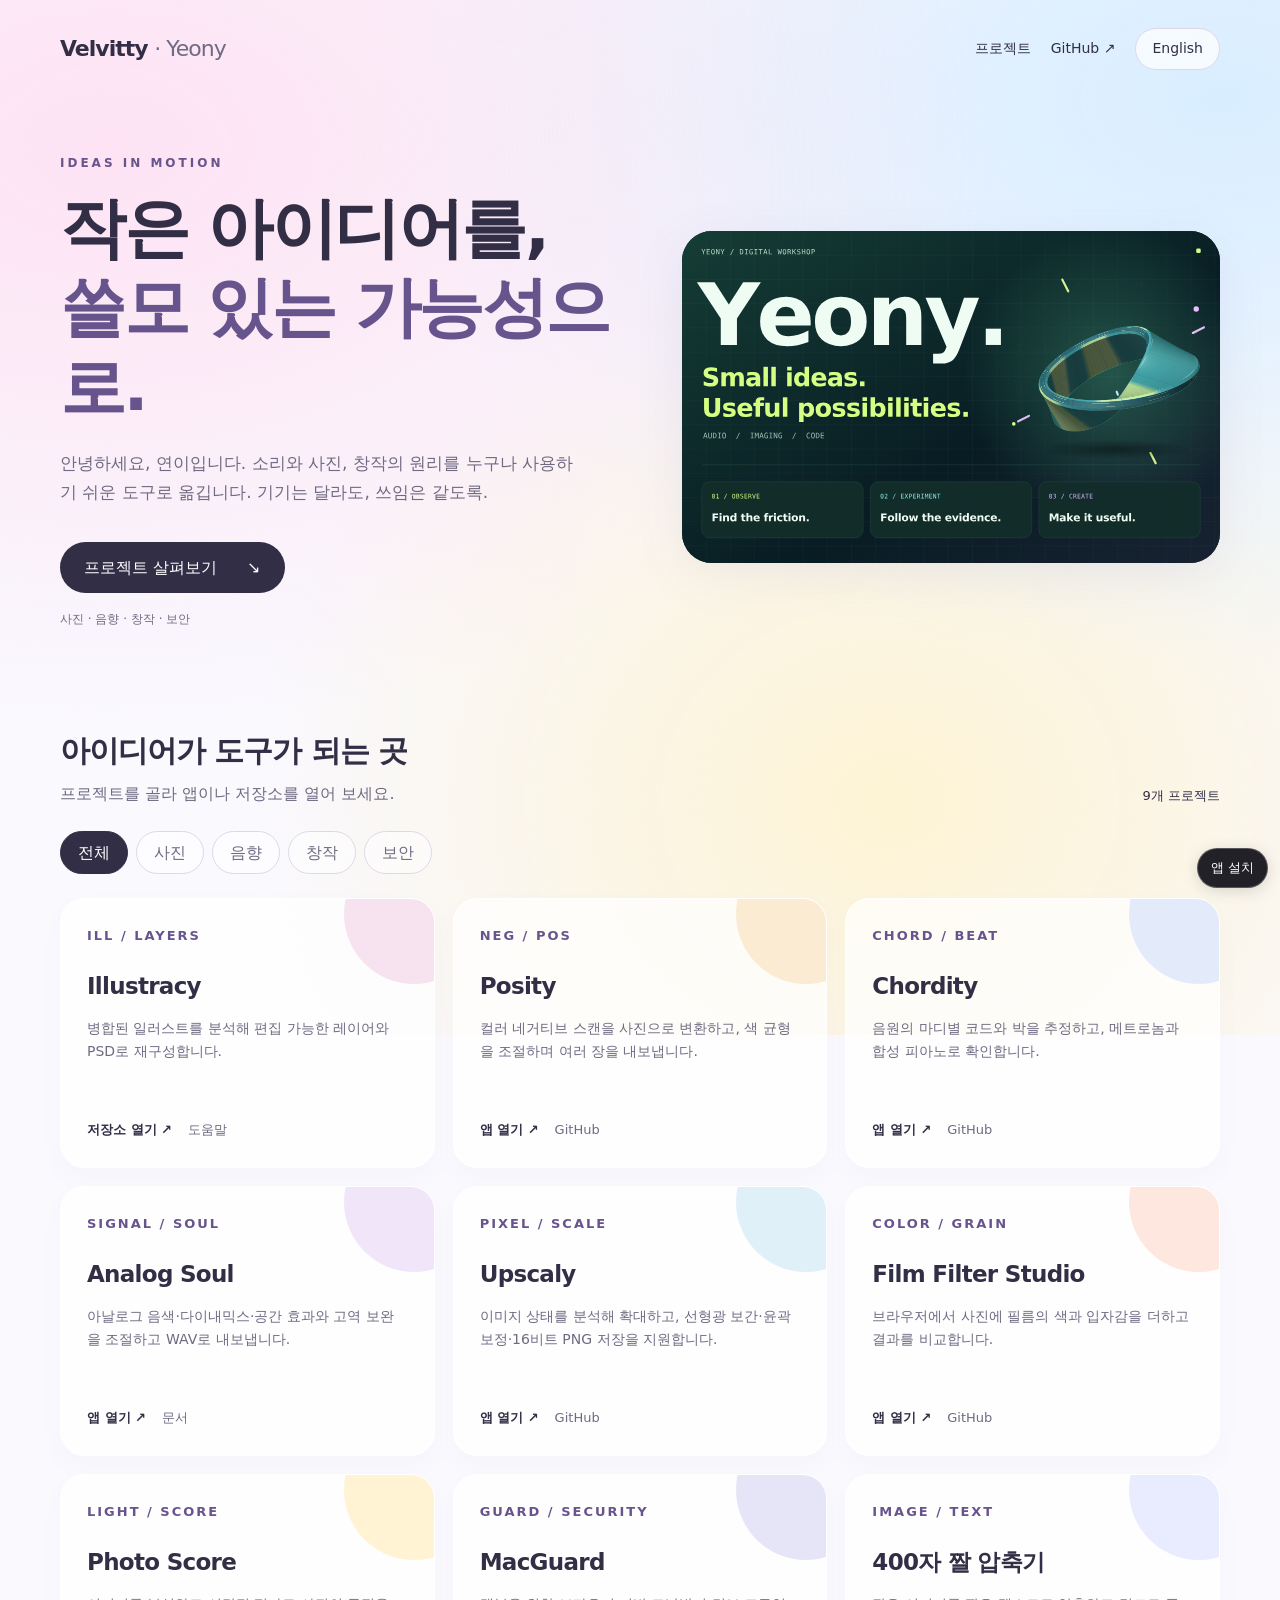
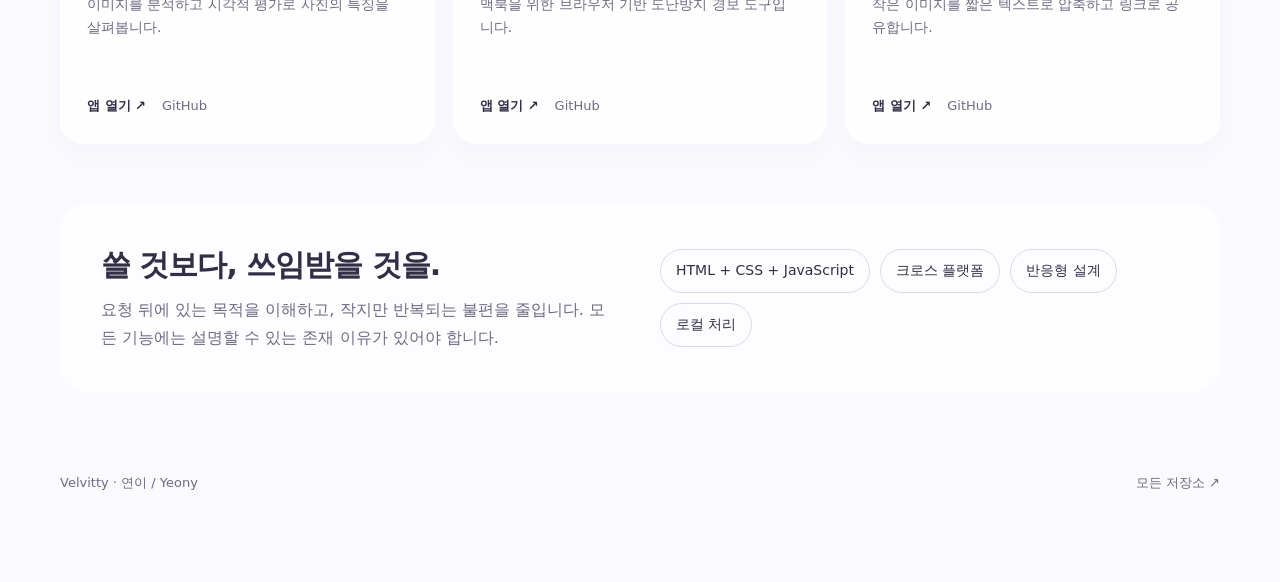
<file: index.html>
<!doctype html>
<html lang="ko">
<head>
<meta charset="utf-8">
<meta name="viewport" content="width=device-width,initial-scale=1,viewport-fit=cover">
<!-- Velvitty launch screen -->
<!-- Velvitty UI snapshot -->
<template id="velvitty-ui-fallback">&lt;!doctype html&gt;
&lt;html lang=&quot;ko&quot;&gt;
&lt;head&gt;&lt;base href=&quot;./&quot;&gt;&lt;meta http-equiv=&quot;Content-Security-Policy&quot; content=&quot;default-src &#x27;none&#x27;; script-src &#x27;none&#x27;; connect-src &#x27;none&#x27;; style-src &#x27;self&#x27; &#x27;unsafe-inline&#x27; https:; img-src &#x27;self&#x27; data: https:; font-src &#x27;self&#x27; data: https:; frame-src &#x27;none&#x27;; object-src &#x27;none&#x27;; form-action &#x27;none&#x27;; base-uri &#x27;self&#x27;&quot;&gt;&lt;style&gt;html{pointer-events:none!important}*{animation-play-state:paused!important;caret-color:transparent!important}&lt;/style&gt;
&lt;meta charset=&quot;utf-8&quot;&gt;
&lt;meta name=&quot;viewport&quot; content=&quot;width=device-width,initial-scale=1,viewport-fit=cover&quot;&gt;


&lt;meta name=&quot;description&quot; content=&quot;Velvitty · 연이의 사진, 음향, 창작과 보안을 위한 브라우저 도구.&quot;&gt;
&lt;title&gt;Velvitty — Ideas in motion&lt;/title&gt;
&lt;style&gt;
:root{color-scheme:light;--ink:#322e45;--muted:#706a82;--line:#dcd8e8;--glass:#ffffffb8;--purple:#68548d}*{box-sizing:border-box}html{scroll-behavior:smooth}body{margin:0;color:var(--ink);font:16px/1.7 system-ui,-apple-system,&quot;Noto Sans KR&quot;,sans-serif;background:#faf9fe;overflow-x:hidden}a{color:inherit;text-decoration:none}button{font:inherit;cursor:pointer}a:focus-visible,button:focus-visible{outline:3px solid #a392ce;outline-offset:5px}.aurora{position:fixed;inset:-15%;pointer-events:none;z-index:-1;background:radial-gradient(ellipse at 18% 24%,#ffd7eeaa,transparent 46%),radial-gradient(ellipse at 85% 20%,#cfeaffcc,transparent 43%),radial-gradient(ellipse at 65% 80%,#fff0bfaa,transparent 42%);animation:drift 16s ease-in-out infinite alternate}@keyframes drift{to{transform:translate(5%,4%) rotate(7deg)}}.wrap{width:min(1160px,calc(100% - 48px));margin:auto}header{display:flex;align-items:center;justify-content:space-between;gap:20px;flex-wrap:wrap;padding:28px 0}.brand{font-size:22px;font-weight:780;letter-spacing:-1px}.brand span{font-weight:400;color:var(--muted)}nav{display:flex;align-items:center;gap:20px;font-size:14px}.language{border:1px solid var(--line);border-radius:99px;background:var(--glass);color:var(--ink);padding:8px 16px}.hero{padding:55px 0 20px;display:grid;grid-template-columns:1.1fr 1fr;align-items:center;gap:30px}.eyebrow{text-transform:uppercase;letter-spacing:3px;color:var(--purple);font-size:12px;font-weight:700}h1{font-size:clamp(36px,5.5vw,66px);line-height:1.2;letter-spacing:-2.5px;margin:16px 0 22px}h1 span{color:var(--purple)}.lead{color:var(--muted);max-width:520px;font-size:17px}.primary{display:inline-flex;align-items:center;gap:30px;background:var(--ink);color:#fff;border-radius:99px;padding:12px 24px;margin-top:18px}.art{margin:0;min-width:0}.art img{width:100%;height:auto;display:block;border-radius:30px;box-shadow:0 12px 50px #7e6aa519}.note{font-size:12px;color:var(--muted);margin-top:16px}.section-top{display:flex;justify-content:space-between;gap:24px;align-items:end;margin:70px 0 24px}h2{font-size:30px;line-height:1.3;letter-spacing:-1px;margin:0 0 10px}.sub{margin:0;color:var(--muted)}.count{font-size:13px;white-space:nowrap}.filters{display:flex;gap:8px;flex-wrap:wrap;margin:0 0 24px}.filter{border:1px solid var(--line);border-radius:99px;background:#fff8;color:var(--muted);padding:7px 17px}.filter[aria-pressed=true]{background:var(--ink);color:white;border-color:var(--ink)}.grid{display:grid;grid-template-columns:repeat(3,minmax(0,1fr));gap:18px}.card{position:relative;padding:26px;border:1px solid #fff;border-radius:24px;background:var(--glass);box-shadow:0 10px 24px #7e6aa508;transition:transform .2s,box-shadow .2s;overflow:hidden;display:flex;flex-direction:column;min-height:270px}.card:hover{transform:translateY(-5px);box-shadow:0 16px 36px #7e6aa51b}.card:before{content:&quot;&quot;;position:absolute;width:140px;height:140px;border-radius:50%;background:var(--tint,#ece5ff);right:-50px;top:-55px;opacity:.8;transition:transform .4s}.card:hover:before{transform:scale(1.5)}.mark{font-size:13px;letter-spacing:2px;color:var(--purple);height:30px;font-weight:800;position:relative}.card h3{font-size:23px;letter-spacing:-.7px;margin:12px 0 10px}.card p{font-size:14px;color:var(--muted);margin:0 0 22px}.card .links{display:flex;gap:16px;font-size:13px;font-weight:650;margin-top:auto;align-items:center}.go{display:inline-flex;gap:10px;align-items:center}.source{font-weight:400;color:var(--muted)}.go:hover,.source:hover{text-decoration:underline}.card[hidden]{display:none}.approach{display:grid;grid-template-columns:1fr 1fr;gap:40px;padding:40px;background:#ffffff80;border:1px solid white;border-radius:26px;margin:60px 0}.approach p{color:var(--muted);margin:12px 0 0}.labels{display:flex;gap:10px;flex-wrap:wrap;align-content:center}.labels span{padding:9px 15px;border:1px solid var(--line);border-radius:99px;font-size:14px}footer{display:flex;justify-content:space-between;flex-wrap:wrap;gap:20px;padding:20px 0 88px;color:var(--muted);font-size:13px}@media(max-width:900px){.hero{grid-template-columns:1fr;padding-top:25px}.hero-text{max-width:650px}.art{max-width:680px;margin:20px auto 0}.grid{grid-template-columns:repeat(2,minmax(0,1fr))}.approach{grid-template-columns:1fr;gap:20px}}@media(max-width:560px){.wrap{width:calc(100% - 32px)}header{padding:20px 0}nav{gap:14px;font-size:12px}.brand{font-size:20px}.hero{gap:12px}h1{letter-spacing:-1.5px}.lead{font-size:15px}.grid{grid-template-columns:1fr}.card{min-height:240px}.section-top{margin-top:45px}h2{font-size:26px}.approach{padding:25px}.art img{border-radius:20px}}@media(prefers-reduced-motion:reduce){html{scroll-behavior:auto}*,*:before{animation:none!important;transition:none!important}.art img{visibility:hidden}.art{display:none}}
&lt;/style&gt;
&lt;meta name=&quot;theme-color&quot; content=&quot;#faf9fe&quot;&gt;



&lt;meta name=&quot;mobile-web-app-capable&quot; content=&quot;yes&quot;&gt;
&lt;meta name=&quot;apple-mobile-web-app-capable&quot; content=&quot;yes&quot;&gt;
&lt;meta name=&quot;apple-mobile-web-app-status-bar-style&quot; content=&quot;default&quot;&gt;


&lt;/head&gt;
&lt;body inert&gt;
&lt;div class=&quot;aurora&quot; aria-hidden=&quot;true&quot;&gt;&lt;/div&gt;
&lt;div class=&quot;wrap&quot;&gt;
&lt;header&gt;&lt;a class=&quot;brand&quot; href=&quot;./&quot;&gt;Velvitty &lt;span&gt;· Yeony&lt;/span&gt;&lt;/a&gt;&lt;nav aria-label=&quot;주 메뉴&quot;&gt;&lt;a href=&quot;#projects&quot; data-en=&quot;Projects&quot;&gt;프로젝트&lt;/a&gt;&lt;a href=&quot;https://github.com/Velvitty&quot; target=&quot;_blank&quot; rel=&quot;noopener&quot;&gt;GitHub ↗&lt;/a&gt;&lt;button class=&quot;language&quot; id=&quot;language&quot; type=&quot;button&quot;&gt;English&lt;/button&gt;&lt;/nav&gt;&lt;/header&gt;
&lt;main&gt;
&lt;section class=&quot;hero&quot;&gt;&lt;div class=&quot;hero-text&quot;&gt;&lt;div class=&quot;eyebrow&quot;&gt;Ideas in motion&lt;/div&gt;&lt;h1 data-en=&quot;Small ideas.&amp;lt;br&amp;gt;&amp;lt;span&amp;gt;Useful possibilities.&amp;lt;/span&amp;gt;&quot;&gt;작은 아이디어를,&lt;br&gt;&lt;span&gt;쓸모 있는 가능성으로.&lt;/span&gt;&lt;/h1&gt;&lt;p class=&quot;lead&quot; data-en=&quot;I&amp;#x27;m Yeony. I turn the principles of sound, photography, and creativity into tools that are easy to use, across devices.&quot;&gt;안녕하세요, 연이입니다. 소리와 사진, 창작의 원리를 누구나 사용하기 쉬운 도구로 옮깁니다. 기기는 달라도, 쓰임은 같도록.&lt;/p&gt;&lt;a class=&quot;primary&quot; href=&quot;#projects&quot;&gt;&lt;span data-en=&quot;Explore projects&quot;&gt;프로젝트 살펴보기&lt;/span&gt;&lt;span aria-hidden=&quot;true&quot;&gt;↘&lt;/span&gt;&lt;/a&gt;&lt;p class=&quot;note&quot; data-en=&quot;Photography · Audio · Creativity · Security&quot;&gt;사진 · 음향 · 창작 · 보안&lt;/p&gt;&lt;/div&gt;&lt;figure class=&quot;art&quot;&gt;&lt;picture&gt;&lt;source media=&quot;(max-width:560px)&quot; srcset=&quot;./assets/studio/hero-mobius-smooth-mobile.svg&quot;&gt;&lt;img src=&quot;./assets/studio/hero-mobius-smooth.svg&quot; alt=&quot;Velvitty의 오로라와 흐르는 뫼비우스 띠&quot; width=&quot;1200&quot; height=&quot;480&quot; fetchpriority=&quot;high&quot;&gt;&lt;/picture&gt;&lt;/figure&gt;&lt;/section&gt;
&lt;section id=&quot;projects&quot; aria-labelledby=&quot;projects-title&quot;&gt;&lt;div class=&quot;section-top&quot;&gt;&lt;div&gt;&lt;h2 id=&quot;projects-title&quot; data-en=&quot;Where ideas become tools&quot;&gt;아이디어가 도구가 되는 곳&lt;/h2&gt;&lt;p class=&quot;sub&quot; data-en=&quot;Choose a project to open its app or repository.&quot;&gt;프로젝트를 골라 앱이나 저장소를 열어 보세요.&lt;/p&gt;&lt;/div&gt;&lt;span class=&quot;count&quot; id=&quot;count&quot; aria-live=&quot;polite&quot;&gt;9 projects&lt;/span&gt;&lt;/div&gt;&lt;div class=&quot;filters&quot; role=&quot;group&quot; aria-label=&quot;프로젝트 분야&quot;&gt;&lt;button class=&quot;filter&quot; data-filter=&quot;all&quot; aria-pressed=&quot;true&quot; data-en=&quot;All&quot;&gt;전체&lt;/button&gt;&lt;button class=&quot;filter&quot; data-filter=&quot;photo&quot; aria-pressed=&quot;false&quot; data-en=&quot;Photography&quot;&gt;사진&lt;/button&gt;&lt;button class=&quot;filter&quot; data-filter=&quot;audio&quot; aria-pressed=&quot;false&quot; data-en=&quot;Audio&quot;&gt;음향&lt;/button&gt;&lt;button class=&quot;filter&quot; data-filter=&quot;creative&quot; aria-pressed=&quot;false&quot; data-en=&quot;Creativity&quot;&gt;창작&lt;/button&gt;&lt;button class=&quot;filter&quot; data-filter=&quot;security&quot; aria-pressed=&quot;false&quot; data-en=&quot;Security&quot;&gt;보안&lt;/button&gt;&lt;/div&gt;
&lt;div class=&quot;grid&quot;&gt;
&lt;article class=&quot;card&quot; data-category=&quot;creative&quot; style=&quot;--tint:#f4dcec&quot;&gt;&lt;div class=&quot;mark&quot;&gt;ILL / LAYERS&lt;/div&gt;&lt;h3&gt;Illustracy&lt;/h3&gt;&lt;p data-en=&quot;Reconstruct editable layers and PSD files from a flattened illustration.&quot;&gt;병합된 일러스트를 분석해 편집 가능한 레이어와 PSD로 재구성합니다.&lt;/p&gt;&lt;div class=&quot;links&quot;&gt;&lt;a class=&quot;go&quot; href=&quot;https://github.com/Velvitty/Illustracy&quot; data-en=&quot;Open repository ↗&quot;&gt;저장소 열기 ↗&lt;/a&gt;&lt;a class=&quot;source&quot; href=&quot;https://illustracy.yeon.at/illustracy-help.html&quot; data-en=&quot;Guide&quot;&gt;도움말&lt;/a&gt;&lt;/div&gt;&lt;/article&gt;
&lt;article class=&quot;card&quot; data-category=&quot;photo&quot; style=&quot;--tint:#fce7ca&quot;&gt;&lt;div class=&quot;mark&quot;&gt;NEG / POS&lt;/div&gt;&lt;h3&gt;Posity&lt;/h3&gt;&lt;p data-en=&quot;Turn color negative scans into photographs, balance their color, and export in batches.&quot;&gt;컬러 네거티브 스캔을 사진으로 변환하고, 색 균형을 조절하며 여러 장을 내보냅니다.&lt;/p&gt;&lt;div class=&quot;links&quot;&gt;&lt;a class=&quot;go&quot; href=&quot;https://scanner.yeon.at/&quot; data-en=&quot;Open app ↗&quot;&gt;앱 열기 ↗&lt;/a&gt;&lt;a class=&quot;source&quot; href=&quot;https://github.com/Velvitty/Scanner&quot;&gt;GitHub&lt;/a&gt;&lt;/div&gt;&lt;/article&gt;
&lt;article class=&quot;card&quot; data-category=&quot;audio&quot; style=&quot;--tint:#dce6fa&quot;&gt;&lt;div class=&quot;mark&quot;&gt;CHORD / BEAT&lt;/div&gt;&lt;h3&gt;Chordity&lt;/h3&gt;&lt;p data-en=&quot;Estimate chords and beats, then listen with a synchronized metronome and synthesized piano.&quot;&gt;음원의 마디별 코드와 박을 추정하고, 메트로놈과 합성 피아노로 확인합니다.&lt;/p&gt;&lt;div class=&quot;links&quot;&gt;&lt;a class=&quot;go&quot; href=&quot;https://chordity.yeon.at/&quot; data-en=&quot;Open app ↗&quot;&gt;앱 열기 ↗&lt;/a&gt;&lt;a class=&quot;source&quot; href=&quot;https://github.com/Velvitty/Chordity&quot;&gt;GitHub&lt;/a&gt;&lt;/div&gt;&lt;/article&gt;
&lt;article class=&quot;card&quot; data-category=&quot;audio&quot; style=&quot;--tint:#eee0f8&quot;&gt;&lt;div class=&quot;mark&quot;&gt;SIGNAL / SOUL&lt;/div&gt;&lt;h3&gt;Analog Soul&lt;/h3&gt;&lt;p data-en=&quot;Shape analog tone, dynamics, and spatial effects, then export your sound as WAV.&quot;&gt;아날로그 음색·다이내믹스·공간 효과와 고역 보완을 조절하고 WAV로 내보냅니다.&lt;/p&gt;&lt;div class=&quot;links&quot;&gt;&lt;a class=&quot;go&quot; href=&quot;https://efx.yeon.at/analog-soul-dsp.html&quot; data-en=&quot;Open app ↗&quot;&gt;앱 열기 ↗&lt;/a&gt;&lt;a class=&quot;source&quot; href=&quot;https://efx.yeon.at/&quot; data-en=&quot;Documentation&quot;&gt;문서&lt;/a&gt;&lt;/div&gt;&lt;/article&gt;
&lt;article class=&quot;card&quot; data-category=&quot;photo&quot; style=&quot;--tint:#d8edf8&quot;&gt;&lt;div class=&quot;mark&quot;&gt;PIXEL / SCALE&lt;/div&gt;&lt;h3&gt;Upscaly&lt;/h3&gt;&lt;p data-en=&quot;Enlarge images with linear-light interpolation, edge refinement, and 16-bit PNG output.&quot;&gt;이미지 상태를 분석해 확대하고, 선형광 보간·윤곽 보정·16비트 PNG 저장을 지원합니다.&lt;/p&gt;&lt;div class=&quot;links&quot;&gt;&lt;a class=&quot;go&quot; href=&quot;https://upscaly.yeon.at/&quot; data-en=&quot;Open app ↗&quot;&gt;앱 열기 ↗&lt;/a&gt;&lt;a class=&quot;source&quot; href=&quot;https://github.com/Velvitty/Upscaly&quot;&gt;GitHub&lt;/a&gt;&lt;/div&gt;&lt;/article&gt;
&lt;article class=&quot;card&quot; data-category=&quot;photo&quot; style=&quot;--tint:#fde1d6&quot;&gt;&lt;div class=&quot;mark&quot;&gt;COLOR / GRAIN&lt;/div&gt;&lt;h3&gt;Film Filter Studio&lt;/h3&gt;&lt;p data-en=&quot;Explore film-inspired color and grain in your photographs, directly in your browser.&quot;&gt;브라우저에서 사진에 필름의 색과 입자감을 더하고 결과를 비교합니다.&lt;/p&gt;&lt;div class=&quot;links&quot;&gt;&lt;a class=&quot;go&quot; href=&quot;https://film.yeon.at/&quot; data-en=&quot;Open app ↗&quot;&gt;앱 열기 ↗&lt;/a&gt;&lt;a class=&quot;source&quot; href=&quot;https://github.com/Velvitty/Film_Sim&quot;&gt;GitHub&lt;/a&gt;&lt;/div&gt;&lt;/article&gt;
&lt;article class=&quot;card&quot; data-category=&quot;photo&quot; style=&quot;--tint:#fff0c9&quot;&gt;&lt;div class=&quot;mark&quot;&gt;LIGHT / SCORE&lt;/div&gt;&lt;h3&gt;Photo Score&lt;/h3&gt;&lt;p data-en=&quot;Inspect photographs through image analysis and visual evaluation.&quot;&gt;이미지를 분석하고 시각적 평가로 사진의 특징을 살펴봅니다.&lt;/p&gt;&lt;div class=&quot;links&quot;&gt;&lt;a class=&quot;go&quot; href=&quot;https://velvitty.github.io/Photo_Scorer/&quot; data-en=&quot;Open app ↗&quot;&gt;앱 열기 ↗&lt;/a&gt;&lt;a class=&quot;source&quot; href=&quot;https://github.com/Velvitty/Photo_Scorer&quot;&gt;GitHub&lt;/a&gt;&lt;/div&gt;&lt;/article&gt;
&lt;article class=&quot;card&quot; data-category=&quot;security&quot; style=&quot;--tint:#dfdff5&quot;&gt;&lt;div class=&quot;mark&quot;&gt;GUARD / SECURITY&lt;/div&gt;&lt;h3&gt;MacGuard&lt;/h3&gt;&lt;p data-en=&quot;A browser-based anti-theft alert tool for your MacBook.&quot;&gt;맥북을 위한 브라우저 기반 도난방지 경보 도구입니다.&lt;/p&gt;&lt;div class=&quot;links&quot;&gt;&lt;a class=&quot;go&quot; href=&quot;https://velvitty.github.io/MacGuard/&quot; data-en=&quot;Open app ↗&quot;&gt;앱 열기 ↗&lt;/a&gt;&lt;a class=&quot;source&quot; href=&quot;https://github.com/Velvitty/MacGuard&quot;&gt;GitHub&lt;/a&gt;&lt;/div&gt;&lt;/article&gt;
&lt;article class=&quot;card&quot; data-category=&quot;creative&quot; style=&quot;--tint:#e4e8ff&quot;&gt;&lt;div class=&quot;mark&quot;&gt;IMAGE / TEXT&lt;/div&gt;&lt;h3 data-en=&quot;Tiny Image&quot;&gt;400자 짤 압축기&lt;/h3&gt;&lt;p data-en=&quot;Pack a small image into text and share it through a link.&quot;&gt;작은 이미지를 짧은 텍스트로 압축하고 링크로 공유합니다.&lt;/p&gt;&lt;div class=&quot;links&quot;&gt;&lt;a class=&quot;go&quot; href=&quot;https://g.yeon.at/&quot; data-en=&quot;Open app ↗&quot;&gt;앱 열기 ↗&lt;/a&gt;&lt;a class=&quot;source&quot; href=&quot;https://github.com/Velvitty/img&quot;&gt;GitHub&lt;/a&gt;&lt;/div&gt;&lt;/article&gt;
&lt;/div&gt;&lt;/section&gt;
&lt;section class=&quot;approach&quot; aria-labelledby=&quot;approach-title&quot;&gt;&lt;div&gt;&lt;h2 id=&quot;approach-title&quot; data-en=&quot;Built to be useful.&quot;&gt;쓸 것보다, 쓰임받을 것을.&lt;/h2&gt;&lt;p data-en=&quot;Understand the purpose behind a request. Remove small, repeated friction. Make each feature&amp;#x27;s reason clear.&quot;&gt;요청 뒤에 있는 목적을 이해하고, 작지만 반복되는 불편을 줄입니다. 모든 기능에는 설명할 수 있는 존재 이유가 있어야 합니다.&lt;/p&gt;&lt;/div&gt;&lt;div class=&quot;labels&quot;&gt;&lt;span&gt;HTML + CSS + JavaScript&lt;/span&gt;&lt;span data-en=&quot;Cross-platform&quot;&gt;크로스 플랫폼&lt;/span&gt;&lt;span data-en=&quot;Responsive design&quot;&gt;반응형 설계&lt;/span&gt;&lt;span data-en=&quot;Local processing&quot;&gt;로컬 처리&lt;/span&gt;&lt;/div&gt;&lt;/section&gt;
&lt;/main&gt;&lt;footer&gt;&lt;span&gt;Velvitty · 연이 / Yeony&lt;/span&gt;&lt;a href=&quot;https://github.com/Velvitty?tab=repositories&quot; data-en=&quot;All repositories ↗&quot;&gt;모든 저장소 ↗&lt;/a&gt;&lt;/footer&gt;
&lt;/div&gt;

&lt;/body&gt;
&lt;/html&gt;
</template>
<!-- /Velvitty UI snapshot -->
<script data-velvitty-launch>
(() => {
  'use strict';
  function applyGlassMaterial(glass, brightness, light) {
    const middleTone = 1 - Math.abs(brightness * 2 - 1);
    glass.style.setProperty('--glass-alpha', (.055 + .075 * middleTone).toFixed(3));
    glass.style.setProperty('--glass-rgb', light ? '255 255 255' : '12 12 12');
    glass.style.setProperty('--glass-shadow-opacity', (.42 - .16 * brightness).toFixed(3));
  }
  if (window.top !== window) return;

  const source = document.currentScript.dataset.app;
  const host = document.createElement('velvitty-launch');
  const root = host.attachShadow({mode: 'open'});
  root.innerHTML = "<style>:host{position:fixed;inset:0;z-index:2147483647;display:grid;place-items:center;align-items:safe center;overflow:auto;box-sizing:border-box;padding:28px;background:var(--app-ui-background,#181818);color:#fff;font:16px/1.7 system-ui,-apple-system,\"Noto Sans KR\",sans-serif;text-align:center;isolation:isolate}\n*{box-sizing:border-box}.app-backdrop{position:fixed;inset:-5px;z-index:0;width:calc(100% + 10px);height:calc(100% + 10px);border:0;pointer-events:none;opacity:.84;filter:none;background:transparent}.scene{position:fixed;inset:0;z-index:1;background:transparent;backdrop-filter:blur(1.8px);-webkit-backdrop-filter:blur(1.8px);pointer-events:none}\n.glass{--lens-radius:32px;position:relative;z-index:2;isolation:isolate;width:min(620px,100%);padding:38px 42px 34px;border:1px solid #ffffff1a;border-radius:var(--lens-radius);background:rgb(var(--glass-rgb,255 255 255)/var(--glass-alpha,.075));backdrop-filter:blur(8.5px);-webkit-backdrop-filter:blur(8.5px);box-shadow:0 36px 88px -22px rgb(0 0 0/var(--glass-shadow-opacity,.34)),0 12px 32px -10px #0000002e,0 2px 8px -3px #0000001a,inset 0 1px 2px #ffffff30,inset 0 -1px 2px #ffffff12;pointer-events:none;filter:none;opacity:1}.lens-clip{position:absolute;inset:0;z-index:0;border-radius:inherit;overflow:hidden;pointer-events:none}.lens-optics{position:absolute;inset:0;z-index:0;border-radius:inherit;overflow:hidden;pointer-events:none;background:transparent;filter:none}.lens-copy{position:absolute;display:block;max-width:none;margin:0;padding:0;border:0;pointer-events:none;opacity:calc(1 - var(--glass-alpha,.075));background:transparent;filter:none}.glass:before{content:\"\";position:absolute;z-index:2;inset:0;padding:1px;border-radius:inherit;pointer-events:none;background:conic-gradient(from 142deg at 50% 50%,transparent 0deg,#ff9d7f88 9deg,#ffd17377 19deg,#a8edc777 29deg,#88dcff88 39deg,#aeb4ff88 49deg,#e0acff77 59deg,transparent 78deg,transparent 175deg,#e0acff66 190deg,#88dcff77 205deg,#a8edc766 217deg,#ffd17366 229deg,#ff9d7f66 241deg,transparent 260deg,transparent 360deg);-webkit-mask:linear-gradient(#fff 0 0) content-box,linear-gradient(#fff 0 0);-webkit-mask-composite:xor;mask:linear-gradient(#fff 0 0) content-box,linear-gradient(#fff 0 0);mask-composite:exclude}.glass:after{content:\"\";position:absolute;z-index:2;inset:-4px -3px -7px;border-radius:calc(var(--lens-radius) + 4px);border:1px solid #ffffff0d;box-shadow:inset 0 -2px 3px #ffffff0d;pointer-events:none}.brand{position:relative;z-index:3;margin:0 0 28px;color:#f4f4f4;font-size:13px;font-weight:500;letter-spacing:.04em;overflow-wrap:anywhere;text-shadow:0 1px 4px #0007}.symbol{position:relative;z-index:3;display:grid;place-items:center;width:72px;height:72px;margin:0 auto 26px;border:1px solid #ffffff35;border-radius:22px;background:linear-gradient(135deg,#ffffff14,#ffffff02);box-shadow:inset 0 1px 1px #ffffff70,inset 0 -2px 2px #ffffff20,0 3px 7px #0002;color:#fff}.symbol svg{width:32px;height:32px}.primary{position:relative;z-index:3;margin:0;font-size:clamp(18px,2.8vw,23px);line-height:1.75;font-weight:600;letter-spacing:-.04em;word-break:keep-all;overflow-wrap:anywhere;text-shadow:0 1px 5px #0008}.secondary{position:relative;z-index:3;margin:20px 0 29px;color:#f1f1f1;font-size:15px;line-height:1.75;word-break:keep-all;text-shadow:0 1px 4px #0007}.retry-note{position:relative;z-index:3;margin:27px 0 0;color:#e5e5e5;font-size:12px;line-height:1.8;word-break:keep-all;letter-spacing:-.02em;text-shadow:0 1px 3px #0006}.retry-surface{position:fixed;inset:0;z-index:5;width:100%;height:100%;margin:0;padding:0;border:0;background:transparent;cursor:pointer;outline:none}.retry-surface:focus-visible~.glass{outline:3px solid #fff;outline-offset:10px}\n@media(max-width:540px){:host{padding:20px}.glass{padding:28px 23px}.brand{margin-bottom:25px}.symbol{width:64px;height:64px;margin-bottom:23px}.secondary{font-size:14px;margin-top:17px;margin-bottom:25px}}\n\n.glass{--lens-ink:#fff;--lens-muted:#ededed}.glass[data-surface=\"light\"]{--lens-ink:#171717;--lens-muted:#444}.glass :is(.brand,.primary,.symbol){color:var(--lens-ink)}.glass :is(.secondary,.retry-note){color:var(--lens-muted)}.glass[data-surface=\"light\"] :is(.brand,.primary,.secondary,.retry-note){text-shadow:none}\n\n[hidden]{display:none!important}\n:host([data-page-visible]){background:transparent}\n.loading-meter{display:grid;grid-template-columns:1fr 3.5em;align-items:center;gap:12px;margin-top:26px}\nprogress{appearance:none;width:100%;height:7px;overflow:hidden;border:0;border-radius:999px;background:#ffffff24;color:#e7edf7}\nprogress::-webkit-progress-bar{background:transparent}\nprogress::-webkit-progress-value{border-radius:inherit;background:currentColor}\nprogress::-moz-progress-bar{border-radius:inherit;background:currentColor}\n.glass[data-surface=\"light\"] progress{background:#1b202222;color:#434b54}\n.percent{font-size:13px;font-variant-numeric:tabular-nums;color:var(--lens-muted);text-align:right}\n</style><iframe class=\"app-backdrop\" title=\"\" sandbox=\"allow-same-origin\" tabindex=\"-1\" inert aria-hidden=\"true\"></iframe>\n<div class=\"scene\" aria-hidden=\"true\"></div>\n<button class=\"retry-surface\" type=\"button\" aria-label=\"연결을 다시 시도하려면 화면을 아무 곳이나 누르세요.\" hidden></button>\n<main class=\"glass\">\n  <p class=\"primary\" role=\"status\">어플리케이션이 실행 중 입니다. 잠시만 기다려 주세요.</p>\n  <p class=\"secondary\" hidden>네트워크 환경을 확인해 주세요.</p>\n  <div class=\"loading-meter\"><progress aria-label=\"앱 실행 진행률\" max=\"100\" value=\"0\">0%</progress><span class=\"percent\" aria-hidden=\"true\">0%</span></div>\n  <p class=\"retry-note\" hidden>연결을 다시 시도하려면 화면을 아무 곳이나 누르세요.</p>\n</main>";
  document.documentElement.append(host);

  const glass = root.querySelector('.glass');
  const message = root.querySelector('.primary');
  const guidance = root.querySelector('.secondary');
  const retry = root.querySelector('.retry-surface');
  const hint = root.querySelector('.retry-note');
  const meter = root.querySelector('.loading-meter');
  const progress = root.querySelector('progress');
  const percent = root.querySelector('.percent');
  const backdrop = root.querySelector('.app-backdrop');
  const fallback = document.getElementById('velvitty-ui-fallback');
  if (fallback) backdrop.srcdoc = fallback.content.textContent;
  const reducedMotion = matchMedia('(prefers-reduced-motion: reduce)').matches;
  let frame;
  let ready = false;
  let offline = false;
  let startTime;
  let finishTime;
  let finishFrom;

  function removeSplash() {
    window.removeEventListener('offline', showOffline);
    host.remove();
  }

  function showOffline() {
    offline = true;
    frame?.removeAttribute('src');
    delete host.dataset.pageVisible;
    delete glass.dataset.surface;
    message.textContent = '인터넷 연결 상태가 불안정하여 어플리케이션을 실행할 수 없습니다.';
    guidance.hidden = false;
    hint.hidden = false;
    retry.hidden = false;
    meter.hidden = true;
  }

  function showPageBehindGlass(page, snapshot = false) {
    const bodyStyle = page.defaultView.getComputedStyle(page.body);
    const bodyColor = bodyStyle.backgroundColor.match(/[\d.]+/g)?.map(Number);
    const htmlColor = page.defaultView.getComputedStyle(page.documentElement)
      .backgroundColor.match(/[\d.]+/g)?.map(Number);
    const color = bodyColor && bodyColor[3] !== 0 ? bodyColor : htmlColor;
    const ink = bodyStyle.color.match(/[\d.]+/g)?.map(Number) || [0, 0, 0];
    const light = color && color[3] !== 0
      ? .2126 * color[0] + .7152 * color[1] + .0722 * color[2] > 140
      : (ink[0] + ink[1] + ink[2]) / 3 < 140;
    glass.dataset.surface = light ? 'light' : 'dark';
    const brightness = color && color[3] !== 0
      ? (.2126 * color[0] + .7152 * color[1] + .0722 * color[2]) / 255
      : (light ? 245 : 24) / 255;
    applyGlassMaterial(glass, brightness, light);
    if (snapshot) {
      host.style.setProperty('--app-ui-background', light ? '#f5f5f5' : '#181818');
    } else {
      backdrop.hidden = true;
      host.dataset.pageVisible = '';
    }
  }

  async function loadSavedBackdrop() {
    if (!('caches' in window)) return;
    const scope = new URL('./', location.href).href;
    const marker = ':' + encodeURIComponent(scope) + ':';
    const url = new URL('./pwa-ui.html', scope).href;
    const names = (await caches.keys()).filter(name => name.startsWith('velvitty-pwa:') && name.includes(marker) && name.endsWith(':shell')).reverse();
    for (const cacheName of names) {
      const response = await caches.match(url, {cacheName});
      if (!response?.ok) continue;
      const html = await response.text();
      if (!ready && host.isConnected) backdrop.srcdoc = html;
      return;
    }
  }

  function pageReady(page) {
    if (offline || ready || !page?.body) return;
    if (page.querySelector('#connection-message') && page.querySelector('.retry-surface')) {
      removeSplash();
      return;
    }
    ready = true;
    showPageBehindGlass(page);
  }

  function connectFrame() {
    frame = document.getElementById('application');
    if (!frame || offline) return;
    frame.addEventListener('load', function loaded() {
      const page = frame.contentDocument;
      if (page?.URL === 'about:blank') return;
      frame.removeEventListener('load', loaded);
      if (page) pageReady(page);
      else if (host.isConnected) showOffline();
    });
    frame.src = source + location.search + location.hash;
  }

  function paintProgress(now) {
    if (offline || !host.isConnected) return;
    startTime ??= now;
    const page = frame?.contentDocument;
    if (page && page.URL !== 'about:blank' && page.readyState !== 'loading') pageReady(page);
    if (!host.isConnected) return;

    let value;
    if (ready) {
      finishTime ??= now;
      finishFrom ??= progress.value;
      const fraction = reducedMotion ? 1 : Math.min((now - finishTime) / 96, 1);
      value = Math.round(finishFrom + (96 - finishFrom) * fraction);
    } else {
      value = Math.round(88 * (1 - Math.exp(-(now - startTime) / 430)));
    }
    if (progress.value !== value) {
      progress.value = value;
      percent.textContent = value + '%';
    }
    if (value === 96) {
      requestAnimationFrame(() => {
        if (!offline) removeSplash();
      });
    } else {
      requestAnimationFrame(paintProgress);
    }
  }

  retry.addEventListener('click', () => location.reload());
  backdrop.addEventListener('load', () => {
    const page = backdrop.contentDocument;
    if (!ready && page?.body && page.URL !== 'about:blank') showPageBehindGlass(page, true);
  });
  loadSavedBackdrop().catch(() => {});
  window.addEventListener('offline', showOffline);
  if (navigator.onLine === false) {
    showOffline();
    return;
  }

  if (source) {
    document.addEventListener('DOMContentLoaded', connectFrame, {once: true});
  } else {
    document.addEventListener('DOMContentLoaded', () => pageReady(document), {once: true});
  }
  requestAnimationFrame(paintProgress);
})();
</script>
<!-- /Velvitty launch screen -->

<meta name="description" content="Velvitty · 연이의 사진, 음향, 창작과 보안을 위한 브라우저 도구.">
<title>Velvitty — Ideas in motion</title>
<style>
:root{color-scheme:light;--ink:#322e45;--muted:#706a82;--line:#dcd8e8;--glass:#ffffffb8;--purple:#68548d}*{box-sizing:border-box}html{scroll-behavior:smooth}body{margin:0;color:var(--ink);font:16px/1.7 system-ui,-apple-system,"Noto Sans KR",sans-serif;background:#faf9fe;overflow-x:hidden}a{color:inherit;text-decoration:none}button{font:inherit;cursor:pointer}a:focus-visible,button:focus-visible{outline:3px solid #a392ce;outline-offset:5px}.aurora{position:fixed;inset:-15%;pointer-events:none;z-index:-1;background:radial-gradient(ellipse at 18% 24%,#ffd7eeaa,transparent 46%),radial-gradient(ellipse at 85% 20%,#cfeaffcc,transparent 43%),radial-gradient(ellipse at 65% 80%,#fff0bfaa,transparent 42%);animation:drift 16s ease-in-out infinite alternate}@keyframes drift{to{transform:translate(5%,4%) rotate(7deg)}}.wrap{width:min(1160px,calc(100% - 48px));margin:auto}header{display:flex;align-items:center;justify-content:space-between;gap:20px;flex-wrap:wrap;padding:28px 0}.brand{font-size:22px;font-weight:780;letter-spacing:-1px}.brand span{font-weight:400;color:var(--muted)}nav{display:flex;align-items:center;gap:20px;font-size:14px}.language{border:1px solid var(--line);border-radius:99px;background:var(--glass);color:var(--ink);padding:8px 16px}.hero{padding:55px 0 20px;display:grid;grid-template-columns:1.1fr 1fr;align-items:center;gap:30px}.eyebrow{text-transform:uppercase;letter-spacing:3px;color:var(--purple);font-size:12px;font-weight:700}h1{font-size:clamp(36px,5.5vw,66px);line-height:1.2;letter-spacing:-2.5px;margin:16px 0 22px}h1 span{color:var(--purple)}.lead{color:var(--muted);max-width:520px;font-size:17px}.primary{display:inline-flex;align-items:center;gap:30px;background:var(--ink);color:#fff;border-radius:99px;padding:12px 24px;margin-top:18px}.art{margin:0;min-width:0}.art img{width:100%;height:auto;display:block;border-radius:30px;box-shadow:0 12px 50px #7e6aa519}.note{font-size:12px;color:var(--muted);margin-top:16px}.section-top{display:flex;justify-content:space-between;gap:24px;align-items:end;margin:70px 0 24px}h2{font-size:30px;line-height:1.3;letter-spacing:-1px;margin:0 0 10px}.sub{margin:0;color:var(--muted)}.count{font-size:13px;white-space:nowrap}.filters{display:flex;gap:8px;flex-wrap:wrap;margin:0 0 24px}.filter{border:1px solid var(--line);border-radius:99px;background:#fff8;color:var(--muted);padding:7px 17px}.filter[aria-pressed=true]{background:var(--ink);color:white;border-color:var(--ink)}.grid{display:grid;grid-template-columns:repeat(3,minmax(0,1fr));gap:18px}.card{position:relative;padding:26px;border:1px solid #fff;border-radius:24px;background:var(--glass);box-shadow:0 10px 24px #7e6aa508;transition:transform .2s,box-shadow .2s;overflow:hidden;display:flex;flex-direction:column;min-height:270px}.card:hover{transform:translateY(-5px);box-shadow:0 16px 36px #7e6aa51b}.card:before{content:"";position:absolute;width:140px;height:140px;border-radius:50%;background:var(--tint,#ece5ff);right:-50px;top:-55px;opacity:.8;transition:transform .4s}.card:hover:before{transform:scale(1.5)}.mark{font-size:13px;letter-spacing:2px;color:var(--purple);height:30px;font-weight:800;position:relative}.card h3{font-size:23px;letter-spacing:-.7px;margin:12px 0 10px}.card p{font-size:14px;color:var(--muted);margin:0 0 22px}.card .links{display:flex;gap:16px;font-size:13px;font-weight:650;margin-top:auto;align-items:center}.go{display:inline-flex;gap:10px;align-items:center}.source{font-weight:400;color:var(--muted)}.go:hover,.source:hover{text-decoration:underline}.card[hidden]{display:none}.approach{display:grid;grid-template-columns:1fr 1fr;gap:40px;padding:40px;background:#ffffff80;border:1px solid white;border-radius:26px;margin:60px 0}.approach p{color:var(--muted);margin:12px 0 0}.labels{display:flex;gap:10px;flex-wrap:wrap;align-content:center}.labels span{padding:9px 15px;border:1px solid var(--line);border-radius:99px;font-size:14px}footer{display:flex;justify-content:space-between;flex-wrap:wrap;gap:20px;padding:20px 0 88px;color:var(--muted);font-size:13px}@media(max-width:900px){.hero{grid-template-columns:1fr;padding-top:25px}.hero-text{max-width:650px}.art{max-width:680px;margin:20px auto 0}.grid{grid-template-columns:repeat(2,minmax(0,1fr))}.approach{grid-template-columns:1fr;gap:20px}}@media(max-width:560px){.wrap{width:calc(100% - 32px)}header{padding:20px 0}nav{gap:14px;font-size:12px}.brand{font-size:20px}.hero{gap:12px}h1{letter-spacing:-1.5px}.lead{font-size:15px}.grid{grid-template-columns:1fr}.card{min-height:240px}.section-top{margin-top:45px}h2{font-size:26px}.approach{padding:25px}.art img{border-radius:20px}}@media(prefers-reduced-motion:reduce){html{scroll-behavior:auto}*,*:before{animation:none!important;transition:none!important}.art img{visibility:hidden}.art{display:none}}
</style>
<meta name="theme-color" content="#faf9fe">
<!-- Velvitty PWA -->
<link rel="manifest" href="./manifest.webmanifest">
<link rel="apple-touch-icon" href="./apple-touch-icon.png">
<meta name="mobile-web-app-capable" content="yes">
<meta name="apple-mobile-web-app-capable" content="yes">
<meta name="apple-mobile-web-app-status-bar-style" content="default">
<script src="./pwa.js" async></script>
<!-- /Velvitty PWA -->
</head>
<body>
<div class="aurora" aria-hidden="true"></div>
<div class="wrap">
<header><a class="brand" href="./">Velvitty <span>· Yeony</span></a><nav aria-label="주 메뉴"><a href="#projects" data-en="Projects">프로젝트</a><a href="https://github.com/Velvitty" target="_blank" rel="noopener">GitHub ↗</a><button class="language" id="language" type="button">English</button></nav></header>
<main>
<section class="hero"><div class="hero-text"><div class="eyebrow">Ideas in motion</div><h1 data-en="Small ideas.<br><span>Useful possibilities.</span>">작은 아이디어를,<br><span>쓸모 있는 가능성으로.</span></h1><p class="lead" data-en="I'm Yeony. I turn the principles of sound, photography, and creativity into tools that are easy to use, across devices.">안녕하세요, 연이입니다. 소리와 사진, 창작의 원리를 누구나 사용하기 쉬운 도구로 옮깁니다. 기기는 달라도, 쓰임은 같도록.</p><a class="primary" href="#projects"><span data-en="Explore projects">프로젝트 살펴보기</span><span aria-hidden="true">↘</span></a><p class="note" data-en="Photography · Audio · Creativity · Security">사진 · 음향 · 창작 · 보안</p></div><figure class="art"><picture><source media="(max-width:560px)" srcset="./assets/studio/hero-mobius-smooth-mobile.svg"><img src="./assets/studio/hero-mobius-smooth.svg" alt="Velvitty의 오로라와 흐르는 뫼비우스 띠" width="1200" height="480" fetchpriority="high"></picture></figure></section>
<section id="projects" aria-labelledby="projects-title"><div class="section-top"><div><h2 id="projects-title" data-en="Where ideas become tools">아이디어가 도구가 되는 곳</h2><p class="sub" data-en="Choose a project to open its app or repository.">프로젝트를 골라 앱이나 저장소를 열어 보세요.</p></div><span class="count" id="count" aria-live="polite">9 projects</span></div><div class="filters" role="group" aria-label="프로젝트 분야"><button class="filter" data-filter="all" aria-pressed="true" data-en="All">전체</button><button class="filter" data-filter="photo" aria-pressed="false" data-en="Photography">사진</button><button class="filter" data-filter="audio" aria-pressed="false" data-en="Audio">음향</button><button class="filter" data-filter="creative" aria-pressed="false" data-en="Creativity">창작</button><button class="filter" data-filter="security" aria-pressed="false" data-en="Security">보안</button></div>
<div class="grid">
<article class="card" data-category="creative" style="--tint:#f4dcec"><div class="mark">ILL / LAYERS</div><h3>Illustracy</h3><p data-en="Reconstruct editable layers and PSD files from a flattened illustration.">병합된 일러스트를 분석해 편집 가능한 레이어와 PSD로 재구성합니다.</p><div class="links"><a class="go" href="https://github.com/Velvitty/Illustracy" data-en="Open repository ↗">저장소 열기 ↗</a><a class="source" href="https://illustracy.yeon.at/illustracy-help.html" data-en="Guide">도움말</a></div></article>
<article class="card" data-category="photo" style="--tint:#fce7ca"><div class="mark">NEG / POS</div><h3>Posity</h3><p data-en="Turn color negative scans into photographs, balance their color, and export in batches.">컬러 네거티브 스캔을 사진으로 변환하고, 색 균형을 조절하며 여러 장을 내보냅니다.</p><div class="links"><a class="go" href="https://scanner.yeon.at/" data-en="Open app ↗">앱 열기 ↗</a><a class="source" href="https://github.com/Velvitty/Scanner">GitHub</a></div></article>
<article class="card" data-category="audio" style="--tint:#dce6fa"><div class="mark">CHORD / BEAT</div><h3>Chordity</h3><p data-en="Estimate chords and beats, then listen with a synchronized metronome and synthesized piano.">음원의 마디별 코드와 박을 추정하고, 메트로놈과 합성 피아노로 확인합니다.</p><div class="links"><a class="go" href="https://chordity.yeon.at/" data-en="Open app ↗">앱 열기 ↗</a><a class="source" href="https://github.com/Velvitty/Chordity">GitHub</a></div></article>
<article class="card" data-category="audio" style="--tint:#eee0f8"><div class="mark">SIGNAL / SOUL</div><h3>Analog Soul</h3><p data-en="Shape analog tone, dynamics, and spatial effects, then export your sound as WAV.">아날로그 음색·다이내믹스·공간 효과와 고역 보완을 조절하고 WAV로 내보냅니다.</p><div class="links"><a class="go" href="https://efx.yeon.at/analog-soul-dsp.html" data-en="Open app ↗">앱 열기 ↗</a><a class="source" href="https://efx.yeon.at/" data-en="Documentation">문서</a></div></article>
<article class="card" data-category="photo" style="--tint:#d8edf8"><div class="mark">PIXEL / SCALE</div><h3>Upscaly</h3><p data-en="Enlarge images with linear-light interpolation, edge refinement, and 16-bit PNG output.">이미지 상태를 분석해 확대하고, 선형광 보간·윤곽 보정·16비트 PNG 저장을 지원합니다.</p><div class="links"><a class="go" href="https://upscaly.yeon.at/" data-en="Open app ↗">앱 열기 ↗</a><a class="source" href="https://github.com/Velvitty/Upscaly">GitHub</a></div></article>
<article class="card" data-category="photo" style="--tint:#fde1d6"><div class="mark">COLOR / GRAIN</div><h3>Film Filter Studio</h3><p data-en="Explore film-inspired color and grain in your photographs, directly in your browser.">브라우저에서 사진에 필름의 색과 입자감을 더하고 결과를 비교합니다.</p><div class="links"><a class="go" href="https://film.yeon.at/" data-en="Open app ↗">앱 열기 ↗</a><a class="source" href="https://github.com/Velvitty/Film_Sim">GitHub</a></div></article>
<article class="card" data-category="photo" style="--tint:#fff0c9"><div class="mark">LIGHT / SCORE</div><h3>Photo Score</h3><p data-en="Inspect photographs through image analysis and visual evaluation.">이미지를 분석하고 시각적 평가로 사진의 특징을 살펴봅니다.</p><div class="links"><a class="go" href="https://velvitty.github.io/Photo_Scorer/" data-en="Open app ↗">앱 열기 ↗</a><a class="source" href="https://github.com/Velvitty/Photo_Scorer">GitHub</a></div></article>
<article class="card" data-category="security" style="--tint:#dfdff5"><div class="mark">GUARD / SECURITY</div><h3>MacGuard</h3><p data-en="A browser-based anti-theft alert tool for your MacBook.">맥북을 위한 브라우저 기반 도난방지 경보 도구입니다.</p><div class="links"><a class="go" href="https://velvitty.github.io/MacGuard/" data-en="Open app ↗">앱 열기 ↗</a><a class="source" href="https://github.com/Velvitty/MacGuard">GitHub</a></div></article>
<article class="card" data-category="creative" style="--tint:#e4e8ff"><div class="mark">IMAGE / TEXT</div><h3 data-en="Tiny Image">400자 짤 압축기</h3><p data-en="Pack a small image into text and share it through a link.">작은 이미지를 짧은 텍스트로 압축하고 링크로 공유합니다.</p><div class="links"><a class="go" href="https://g.yeon.at/" data-en="Open app ↗">앱 열기 ↗</a><a class="source" href="https://github.com/Velvitty/img">GitHub</a></div></article>
</div></section>
<section class="approach" aria-labelledby="approach-title"><div><h2 id="approach-title" data-en="Built to be useful.">쓸 것보다, 쓰임받을 것을.</h2><p data-en="Understand the purpose behind a request. Remove small, repeated friction. Make each feature's reason clear.">요청 뒤에 있는 목적을 이해하고, 작지만 반복되는 불편을 줄입니다. 모든 기능에는 설명할 수 있는 존재 이유가 있어야 합니다.</p></div><div class="labels"><span>HTML + CSS + JavaScript</span><span data-en="Cross-platform">크로스 플랫폼</span><span data-en="Responsive design">반응형 설계</span><span data-en="Local processing">로컬 처리</span></div></section>
</main><footer><span>Velvitty · 연이 / Yeony</span><a href="https://github.com/Velvitty?tab=repositories" data-en="All repositories ↗">모든 저장소 ↗</a></footer>
</div>
<script>
(() => {
  const translated = [...document.querySelectorAll('[data-en]')];
  translated.forEach(node => { node.dataset.ko = node.innerHTML; });
  let selected = 'all';
  function filter(category) {
    selected = category;
    let visible = 0;
    document.querySelectorAll('.card').forEach(card => { card.hidden = category !== 'all' && card.dataset.category !== category; if(!card.hidden) visible++; });
    document.querySelectorAll('[data-filter]').forEach(button => button.setAttribute('aria-pressed', String(button.dataset.filter === category)));
    document.getElementById('count').textContent = document.documentElement.lang === 'en' ? `${visible} ${visible === 1 ? "project" : "projects"}` : `${visible}개 프로젝트`;
  }
  document.querySelectorAll('[data-filter]').forEach(button => button.addEventListener('click', () => filter(button.dataset.filter)));
  document.getElementById('language').addEventListener('click', () => {
    const en = document.documentElement.lang !== 'en';
    document.documentElement.lang = en ? 'en' : 'ko';
    translated.forEach(node => { node.innerHTML = node.dataset[en ? 'en' : 'ko']; });
    document.getElementById('language').textContent = en ? '한국어' : 'English';
    filter(selected);
  });
  filter('all');
})();
</script>
</body>
</html>
</file>
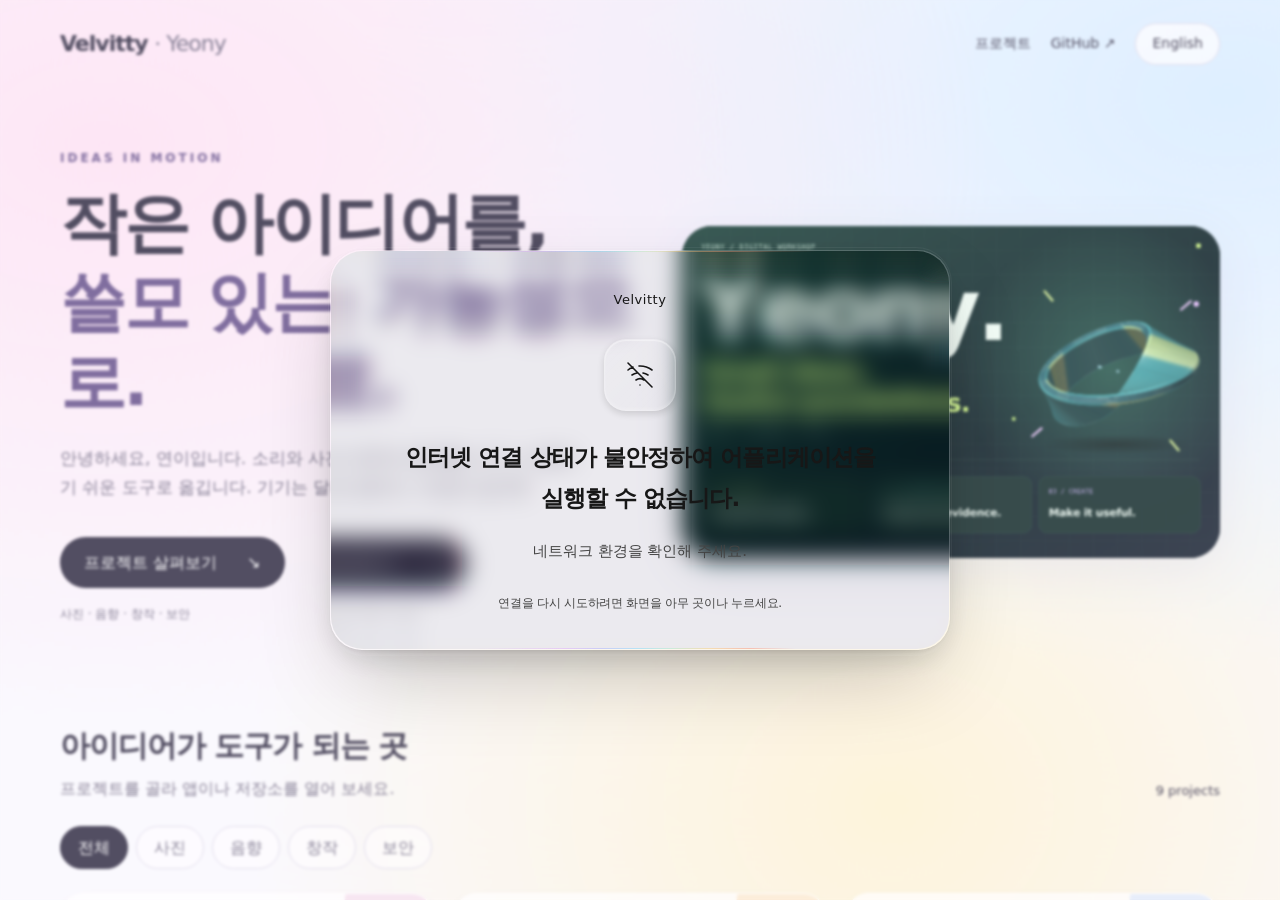
<file: offline.html>
<!doctype html><html lang="ko"><head><meta charset="utf-8"><meta name="viewport" content="width=device-width,initial-scale=1"><meta name="theme-color" content="#181818"><title>Velvitty · 연결 확인</title><style>html{margin:0;min-height:100%;background:#181818}body{margin:0;position:fixed;inset:0;z-index:2147483647;display:grid;place-items:center;align-items:safe center;overflow:auto;box-sizing:border-box;padding:28px;background:var(--app-ui-background,#181818);color:#fff;font:16px/1.7 system-ui,-apple-system,"Noto Sans KR",sans-serif;text-align:center;isolation:isolate}
*{box-sizing:border-box}.app-backdrop{position:fixed;inset:-5px;z-index:0;width:calc(100% + 10px);height:calc(100% + 10px);border:0;pointer-events:none;opacity:.84;filter:none;background:transparent}.scene{position:fixed;inset:0;z-index:1;background:transparent;backdrop-filter:blur(1.8px);-webkit-backdrop-filter:blur(1.8px);pointer-events:none}
.glass{--lens-radius:32px;position:relative;z-index:2;isolation:isolate;width:min(620px,100%);padding:38px 42px 34px;border:1px solid #ffffff1a;border-radius:var(--lens-radius);background:rgb(var(--glass-rgb,255 255 255)/var(--glass-alpha,.075));backdrop-filter:blur(8.5px);-webkit-backdrop-filter:blur(8.5px);box-shadow:0 36px 88px -22px rgb(0 0 0/var(--glass-shadow-opacity,.34)),0 12px 32px -10px #0000002e,0 2px 8px -3px #0000001a,inset 0 1px 2px #ffffff30,inset 0 -1px 2px #ffffff12;pointer-events:none;filter:none;opacity:1}.lens-clip{position:absolute;inset:0;z-index:0;border-radius:inherit;overflow:hidden;pointer-events:none}.lens-optics{position:absolute;inset:0;z-index:0;border-radius:inherit;overflow:hidden;pointer-events:none;background:transparent;filter:none}.lens-copy{position:absolute;display:block;max-width:none;margin:0;padding:0;border:0;pointer-events:none;opacity:calc(1 - var(--glass-alpha,.075));background:transparent;filter:none}.glass:before{content:"";position:absolute;z-index:2;inset:0;padding:1px;border-radius:inherit;pointer-events:none;background:conic-gradient(from 142deg at 50% 50%,transparent 0deg,#ff9d7f88 9deg,#ffd17377 19deg,#a8edc777 29deg,#88dcff88 39deg,#aeb4ff88 49deg,#e0acff77 59deg,transparent 78deg,transparent 175deg,#e0acff66 190deg,#88dcff77 205deg,#a8edc766 217deg,#ffd17366 229deg,#ff9d7f66 241deg,transparent 260deg,transparent 360deg);-webkit-mask:linear-gradient(#fff 0 0) content-box,linear-gradient(#fff 0 0);-webkit-mask-composite:xor;mask:linear-gradient(#fff 0 0) content-box,linear-gradient(#fff 0 0);mask-composite:exclude}.glass:after{content:"";position:absolute;z-index:2;inset:-4px -3px -7px;border-radius:calc(var(--lens-radius) + 4px);border:1px solid #ffffff0d;box-shadow:inset 0 -2px 3px #ffffff0d;pointer-events:none}.brand{position:relative;z-index:3;margin:0 0 28px;color:#f4f4f4;font-size:13px;font-weight:500;letter-spacing:.04em;overflow-wrap:anywhere;text-shadow:0 1px 4px #0007}.symbol{position:relative;z-index:3;display:grid;place-items:center;width:72px;height:72px;margin:0 auto 26px;border:1px solid #ffffff35;border-radius:22px;background:linear-gradient(135deg,#ffffff14,#ffffff02);box-shadow:inset 0 1px 1px #ffffff70,inset 0 -2px 2px #ffffff20,0 3px 7px #0002;color:#fff}.symbol svg{width:32px;height:32px}.primary{position:relative;z-index:3;margin:0;font-size:clamp(18px,2.8vw,23px);line-height:1.75;font-weight:600;letter-spacing:-.04em;word-break:keep-all;overflow-wrap:anywhere;text-shadow:0 1px 5px #0008}.secondary{position:relative;z-index:3;margin:20px 0 29px;color:#f1f1f1;font-size:15px;line-height:1.75;word-break:keep-all;text-shadow:0 1px 4px #0007}.retry-note{position:relative;z-index:3;margin:27px 0 0;color:#e5e5e5;font-size:12px;line-height:1.8;word-break:keep-all;letter-spacing:-.02em;text-shadow:0 1px 3px #0006}.retry-surface{position:fixed;inset:0;z-index:5;width:100%;height:100%;margin:0;padding:0;border:0;background:transparent;cursor:pointer;outline:none}.retry-surface:focus-visible~.glass{outline:3px solid #fff;outline-offset:10px}
@media(max-width:540px){body{padding:20px}.glass{padding:28px 23px}.brand{margin-bottom:25px}.symbol{width:64px;height:64px;margin-bottom:23px}.secondary{font-size:14px;margin-top:17px;margin-bottom:25px}}

.glass{--lens-ink:#fff;--lens-muted:#ededed}.glass[data-surface="light"]{--lens-ink:#171717;--lens-muted:#444}.glass :is(.brand,.primary,.symbol){color:var(--lens-ink)}.glass :is(.secondary,.retry-note){color:var(--lens-muted)}.glass[data-surface="light"] :is(.brand,.primary,.secondary,.retry-note){text-shadow:none}
</style></head><body><iframe class="app-backdrop" title="" sandbox="allow-same-origin" tabindex="-1" inert aria-hidden="true" srcdoc="&lt;!doctype html&gt;
&lt;html lang=&quot;ko&quot;&gt;
&lt;head&gt;&lt;base href=&quot;./&quot;&gt;&lt;meta http-equiv=&quot;Content-Security-Policy&quot; content=&quot;default-src &#x27;none&#x27;; script-src &#x27;none&#x27;; connect-src &#x27;none&#x27;; style-src &#x27;self&#x27; &#x27;unsafe-inline&#x27; https:; img-src &#x27;self&#x27; data: https:; font-src &#x27;self&#x27; data: https:; frame-src &#x27;none&#x27;; object-src &#x27;none&#x27;; form-action &#x27;none&#x27;; base-uri &#x27;self&#x27;&quot;&gt;&lt;style&gt;html{pointer-events:none!important}*{animation-play-state:paused!important;caret-color:transparent!important}&lt;/style&gt;
&lt;meta charset=&quot;utf-8&quot;&gt;
&lt;meta name=&quot;viewport&quot; content=&quot;width=device-width,initial-scale=1,viewport-fit=cover&quot;&gt;


&lt;meta name=&quot;description&quot; content=&quot;Velvitty · 연이의 사진, 음향, 창작과 보안을 위한 브라우저 도구.&quot;&gt;
&lt;title&gt;Velvitty — Ideas in motion&lt;/title&gt;
&lt;style&gt;
:root{color-scheme:light;--ink:#322e45;--muted:#706a82;--line:#dcd8e8;--glass:#ffffffb8;--purple:#68548d}*{box-sizing:border-box}html{scroll-behavior:smooth}body{margin:0;color:var(--ink);font:16px/1.7 system-ui,-apple-system,&quot;Noto Sans KR&quot;,sans-serif;background:#faf9fe;overflow-x:hidden}a{color:inherit;text-decoration:none}button{font:inherit;cursor:pointer}a:focus-visible,button:focus-visible{outline:3px solid #a392ce;outline-offset:5px}.aurora{position:fixed;inset:-15%;pointer-events:none;z-index:-1;background:radial-gradient(ellipse at 18% 24%,#ffd7eeaa,transparent 46%),radial-gradient(ellipse at 85% 20%,#cfeaffcc,transparent 43%),radial-gradient(ellipse at 65% 80%,#fff0bfaa,transparent 42%);animation:drift 16s ease-in-out infinite alternate}@keyframes drift{to{transform:translate(5%,4%) rotate(7deg)}}.wrap{width:min(1160px,calc(100% - 48px));margin:auto}header{display:flex;align-items:center;justify-content:space-between;gap:20px;flex-wrap:wrap;padding:28px 0}.brand{font-size:22px;font-weight:780;letter-spacing:-1px}.brand span{font-weight:400;color:var(--muted)}nav{display:flex;align-items:center;gap:20px;font-size:14px}.language{border:1px solid var(--line);border-radius:99px;background:var(--glass);color:var(--ink);padding:8px 16px}.hero{padding:55px 0 20px;display:grid;grid-template-columns:1.1fr 1fr;align-items:center;gap:30px}.eyebrow{text-transform:uppercase;letter-spacing:3px;color:var(--purple);font-size:12px;font-weight:700}h1{font-size:clamp(36px,5.5vw,66px);line-height:1.2;letter-spacing:-2.5px;margin:16px 0 22px}h1 span{color:var(--purple)}.lead{color:var(--muted);max-width:520px;font-size:17px}.primary{display:inline-flex;align-items:center;gap:30px;background:var(--ink);color:#fff;border-radius:99px;padding:12px 24px;margin-top:18px}.art{margin:0;min-width:0}.art img{width:100%;height:auto;display:block;border-radius:30px;box-shadow:0 12px 50px #7e6aa519}.note{font-size:12px;color:var(--muted);margin-top:16px}.section-top{display:flex;justify-content:space-between;gap:24px;align-items:end;margin:70px 0 24px}h2{font-size:30px;line-height:1.3;letter-spacing:-1px;margin:0 0 10px}.sub{margin:0;color:var(--muted)}.count{font-size:13px;white-space:nowrap}.filters{display:flex;gap:8px;flex-wrap:wrap;margin:0 0 24px}.filter{border:1px solid var(--line);border-radius:99px;background:#fff8;color:var(--muted);padding:7px 17px}.filter[aria-pressed=true]{background:var(--ink);color:white;border-color:var(--ink)}.grid{display:grid;grid-template-columns:repeat(3,minmax(0,1fr));gap:18px}.card{position:relative;padding:26px;border:1px solid #fff;border-radius:24px;background:var(--glass);box-shadow:0 10px 24px #7e6aa508;transition:transform .2s,box-shadow .2s;overflow:hidden;display:flex;flex-direction:column;min-height:270px}.card:hover{transform:translateY(-5px);box-shadow:0 16px 36px #7e6aa51b}.card:before{content:&quot;&quot;;position:absolute;width:140px;height:140px;border-radius:50%;background:var(--tint,#ece5ff);right:-50px;top:-55px;opacity:.8;transition:transform .4s}.card:hover:before{transform:scale(1.5)}.mark{font-size:13px;letter-spacing:2px;color:var(--purple);height:30px;font-weight:800;position:relative}.card h3{font-size:23px;letter-spacing:-.7px;margin:12px 0 10px}.card p{font-size:14px;color:var(--muted);margin:0 0 22px}.card .links{display:flex;gap:16px;font-size:13px;font-weight:650;margin-top:auto;align-items:center}.go{display:inline-flex;gap:10px;align-items:center}.source{font-weight:400;color:var(--muted)}.go:hover,.source:hover{text-decoration:underline}.card[hidden]{display:none}.approach{display:grid;grid-template-columns:1fr 1fr;gap:40px;padding:40px;background:#ffffff80;border:1px solid white;border-radius:26px;margin:60px 0}.approach p{color:var(--muted);margin:12px 0 0}.labels{display:flex;gap:10px;flex-wrap:wrap;align-content:center}.labels span{padding:9px 15px;border:1px solid var(--line);border-radius:99px;font-size:14px}footer{display:flex;justify-content:space-between;flex-wrap:wrap;gap:20px;padding:20px 0 88px;color:var(--muted);font-size:13px}@media(max-width:900px){.hero{grid-template-columns:1fr;padding-top:25px}.hero-text{max-width:650px}.art{max-width:680px;margin:20px auto 0}.grid{grid-template-columns:repeat(2,minmax(0,1fr))}.approach{grid-template-columns:1fr;gap:20px}}@media(max-width:560px){.wrap{width:calc(100% - 32px)}header{padding:20px 0}nav{gap:14px;font-size:12px}.brand{font-size:20px}.hero{gap:12px}h1{letter-spacing:-1.5px}.lead{font-size:15px}.grid{grid-template-columns:1fr}.card{min-height:240px}.section-top{margin-top:45px}h2{font-size:26px}.approach{padding:25px}.art img{border-radius:20px}}@media(prefers-reduced-motion:reduce){html{scroll-behavior:auto}*,*:before{animation:none!important;transition:none!important}.art img{visibility:hidden}.art{display:none}}
&lt;/style&gt;
&lt;meta name=&quot;theme-color&quot; content=&quot;#faf9fe&quot;&gt;



&lt;meta name=&quot;mobile-web-app-capable&quot; content=&quot;yes&quot;&gt;
&lt;meta name=&quot;apple-mobile-web-app-capable&quot; content=&quot;yes&quot;&gt;
&lt;meta name=&quot;apple-mobile-web-app-status-bar-style&quot; content=&quot;default&quot;&gt;


&lt;/head&gt;
&lt;body inert&gt;
&lt;div class=&quot;aurora&quot; aria-hidden=&quot;true&quot;&gt;&lt;/div&gt;
&lt;div class=&quot;wrap&quot;&gt;
&lt;header&gt;&lt;a class=&quot;brand&quot; href=&quot;./&quot;&gt;Velvitty &lt;span&gt;· Yeony&lt;/span&gt;&lt;/a&gt;&lt;nav aria-label=&quot;주 메뉴&quot;&gt;&lt;a href=&quot;#projects&quot; data-en=&quot;Projects&quot;&gt;프로젝트&lt;/a&gt;&lt;a href=&quot;https://github.com/Velvitty&quot; target=&quot;_blank&quot; rel=&quot;noopener&quot;&gt;GitHub ↗&lt;/a&gt;&lt;button class=&quot;language&quot; id=&quot;language&quot; type=&quot;button&quot;&gt;English&lt;/button&gt;&lt;/nav&gt;&lt;/header&gt;
&lt;main&gt;
&lt;section class=&quot;hero&quot;&gt;&lt;div class=&quot;hero-text&quot;&gt;&lt;div class=&quot;eyebrow&quot;&gt;Ideas in motion&lt;/div&gt;&lt;h1 data-en=&quot;Small ideas.&amp;lt;br&amp;gt;&amp;lt;span&amp;gt;Useful possibilities.&amp;lt;/span&amp;gt;&quot;&gt;작은 아이디어를,&lt;br&gt;&lt;span&gt;쓸모 있는 가능성으로.&lt;/span&gt;&lt;/h1&gt;&lt;p class=&quot;lead&quot; data-en=&quot;I&amp;#x27;m Yeony. I turn the principles of sound, photography, and creativity into tools that are easy to use, across devices.&quot;&gt;안녕하세요, 연이입니다. 소리와 사진, 창작의 원리를 누구나 사용하기 쉬운 도구로 옮깁니다. 기기는 달라도, 쓰임은 같도록.&lt;/p&gt;&lt;a class=&quot;primary&quot; href=&quot;#projects&quot;&gt;&lt;span data-en=&quot;Explore projects&quot;&gt;프로젝트 살펴보기&lt;/span&gt;&lt;span aria-hidden=&quot;true&quot;&gt;↘&lt;/span&gt;&lt;/a&gt;&lt;p class=&quot;note&quot; data-en=&quot;Photography · Audio · Creativity · Security&quot;&gt;사진 · 음향 · 창작 · 보안&lt;/p&gt;&lt;/div&gt;&lt;figure class=&quot;art&quot;&gt;&lt;picture&gt;&lt;source media=&quot;(max-width:560px)&quot; srcset=&quot;./assets/studio/hero-mobius-smooth-mobile.svg&quot;&gt;&lt;img src=&quot;./assets/studio/hero-mobius-smooth.svg&quot; alt=&quot;Velvitty의 오로라와 흐르는 뫼비우스 띠&quot; width=&quot;1200&quot; height=&quot;480&quot; fetchpriority=&quot;high&quot;&gt;&lt;/picture&gt;&lt;/figure&gt;&lt;/section&gt;
&lt;section id=&quot;projects&quot; aria-labelledby=&quot;projects-title&quot;&gt;&lt;div class=&quot;section-top&quot;&gt;&lt;div&gt;&lt;h2 id=&quot;projects-title&quot; data-en=&quot;Where ideas become tools&quot;&gt;아이디어가 도구가 되는 곳&lt;/h2&gt;&lt;p class=&quot;sub&quot; data-en=&quot;Choose a project to open its app or repository.&quot;&gt;프로젝트를 골라 앱이나 저장소를 열어 보세요.&lt;/p&gt;&lt;/div&gt;&lt;span class=&quot;count&quot; id=&quot;count&quot; aria-live=&quot;polite&quot;&gt;9 projects&lt;/span&gt;&lt;/div&gt;&lt;div class=&quot;filters&quot; role=&quot;group&quot; aria-label=&quot;프로젝트 분야&quot;&gt;&lt;button class=&quot;filter&quot; data-filter=&quot;all&quot; aria-pressed=&quot;true&quot; data-en=&quot;All&quot;&gt;전체&lt;/button&gt;&lt;button class=&quot;filter&quot; data-filter=&quot;photo&quot; aria-pressed=&quot;false&quot; data-en=&quot;Photography&quot;&gt;사진&lt;/button&gt;&lt;button class=&quot;filter&quot; data-filter=&quot;audio&quot; aria-pressed=&quot;false&quot; data-en=&quot;Audio&quot;&gt;음향&lt;/button&gt;&lt;button class=&quot;filter&quot; data-filter=&quot;creative&quot; aria-pressed=&quot;false&quot; data-en=&quot;Creativity&quot;&gt;창작&lt;/button&gt;&lt;button class=&quot;filter&quot; data-filter=&quot;security&quot; aria-pressed=&quot;false&quot; data-en=&quot;Security&quot;&gt;보안&lt;/button&gt;&lt;/div&gt;
&lt;div class=&quot;grid&quot;&gt;
&lt;article class=&quot;card&quot; data-category=&quot;creative&quot; style=&quot;--tint:#f4dcec&quot;&gt;&lt;div class=&quot;mark&quot;&gt;ILL / LAYERS&lt;/div&gt;&lt;h3&gt;Illustracy&lt;/h3&gt;&lt;p data-en=&quot;Reconstruct editable layers and PSD files from a flattened illustration.&quot;&gt;병합된 일러스트를 분석해 편집 가능한 레이어와 PSD로 재구성합니다.&lt;/p&gt;&lt;div class=&quot;links&quot;&gt;&lt;a class=&quot;go&quot; href=&quot;https://github.com/Velvitty/Illustracy&quot; data-en=&quot;Open repository ↗&quot;&gt;저장소 열기 ↗&lt;/a&gt;&lt;a class=&quot;source&quot; href=&quot;https://illustracy.yeon.at/illustracy-help.html&quot; data-en=&quot;Guide&quot;&gt;도움말&lt;/a&gt;&lt;/div&gt;&lt;/article&gt;
&lt;article class=&quot;card&quot; data-category=&quot;photo&quot; style=&quot;--tint:#fce7ca&quot;&gt;&lt;div class=&quot;mark&quot;&gt;NEG / POS&lt;/div&gt;&lt;h3&gt;Posity&lt;/h3&gt;&lt;p data-en=&quot;Turn color negative scans into photographs, balance their color, and export in batches.&quot;&gt;컬러 네거티브 스캔을 사진으로 변환하고, 색 균형을 조절하며 여러 장을 내보냅니다.&lt;/p&gt;&lt;div class=&quot;links&quot;&gt;&lt;a class=&quot;go&quot; href=&quot;https://scanner.yeon.at/&quot; data-en=&quot;Open app ↗&quot;&gt;앱 열기 ↗&lt;/a&gt;&lt;a class=&quot;source&quot; href=&quot;https://github.com/Velvitty/Scanner&quot;&gt;GitHub&lt;/a&gt;&lt;/div&gt;&lt;/article&gt;
&lt;article class=&quot;card&quot; data-category=&quot;audio&quot; style=&quot;--tint:#dce6fa&quot;&gt;&lt;div class=&quot;mark&quot;&gt;CHORD / BEAT&lt;/div&gt;&lt;h3&gt;Chordity&lt;/h3&gt;&lt;p data-en=&quot;Estimate chords and beats, then listen with a synchronized metronome and synthesized piano.&quot;&gt;음원의 마디별 코드와 박을 추정하고, 메트로놈과 합성 피아노로 확인합니다.&lt;/p&gt;&lt;div class=&quot;links&quot;&gt;&lt;a class=&quot;go&quot; href=&quot;https://chordity.yeon.at/&quot; data-en=&quot;Open app ↗&quot;&gt;앱 열기 ↗&lt;/a&gt;&lt;a class=&quot;source&quot; href=&quot;https://github.com/Velvitty/Chordity&quot;&gt;GitHub&lt;/a&gt;&lt;/div&gt;&lt;/article&gt;
&lt;article class=&quot;card&quot; data-category=&quot;audio&quot; style=&quot;--tint:#eee0f8&quot;&gt;&lt;div class=&quot;mark&quot;&gt;SIGNAL / SOUL&lt;/div&gt;&lt;h3&gt;Analog Soul&lt;/h3&gt;&lt;p data-en=&quot;Shape analog tone, dynamics, and spatial effects, then export your sound as WAV.&quot;&gt;아날로그 음색·다이내믹스·공간 효과와 고역 보완을 조절하고 WAV로 내보냅니다.&lt;/p&gt;&lt;div class=&quot;links&quot;&gt;&lt;a class=&quot;go&quot; href=&quot;https://efx.yeon.at/analog-soul-dsp.html&quot; data-en=&quot;Open app ↗&quot;&gt;앱 열기 ↗&lt;/a&gt;&lt;a class=&quot;source&quot; href=&quot;https://efx.yeon.at/&quot; data-en=&quot;Documentation&quot;&gt;문서&lt;/a&gt;&lt;/div&gt;&lt;/article&gt;
&lt;article class=&quot;card&quot; data-category=&quot;photo&quot; style=&quot;--tint:#d8edf8&quot;&gt;&lt;div class=&quot;mark&quot;&gt;PIXEL / SCALE&lt;/div&gt;&lt;h3&gt;Upscaly&lt;/h3&gt;&lt;p data-en=&quot;Enlarge images with linear-light interpolation, edge refinement, and 16-bit PNG output.&quot;&gt;이미지 상태를 분석해 확대하고, 선형광 보간·윤곽 보정·16비트 PNG 저장을 지원합니다.&lt;/p&gt;&lt;div class=&quot;links&quot;&gt;&lt;a class=&quot;go&quot; href=&quot;https://upscaly.yeon.at/&quot; data-en=&quot;Open app ↗&quot;&gt;앱 열기 ↗&lt;/a&gt;&lt;a class=&quot;source&quot; href=&quot;https://github.com/Velvitty/Upscaly&quot;&gt;GitHub&lt;/a&gt;&lt;/div&gt;&lt;/article&gt;
&lt;article class=&quot;card&quot; data-category=&quot;photo&quot; style=&quot;--tint:#fde1d6&quot;&gt;&lt;div class=&quot;mark&quot;&gt;COLOR / GRAIN&lt;/div&gt;&lt;h3&gt;Film Filter Studio&lt;/h3&gt;&lt;p data-en=&quot;Explore film-inspired color and grain in your photographs, directly in your browser.&quot;&gt;브라우저에서 사진에 필름의 색과 입자감을 더하고 결과를 비교합니다.&lt;/p&gt;&lt;div class=&quot;links&quot;&gt;&lt;a class=&quot;go&quot; href=&quot;https://film.yeon.at/&quot; data-en=&quot;Open app ↗&quot;&gt;앱 열기 ↗&lt;/a&gt;&lt;a class=&quot;source&quot; href=&quot;https://github.com/Velvitty/Film_Sim&quot;&gt;GitHub&lt;/a&gt;&lt;/div&gt;&lt;/article&gt;
&lt;article class=&quot;card&quot; data-category=&quot;photo&quot; style=&quot;--tint:#fff0c9&quot;&gt;&lt;div class=&quot;mark&quot;&gt;LIGHT / SCORE&lt;/div&gt;&lt;h3&gt;Photo Score&lt;/h3&gt;&lt;p data-en=&quot;Inspect photographs through image analysis and visual evaluation.&quot;&gt;이미지를 분석하고 시각적 평가로 사진의 특징을 살펴봅니다.&lt;/p&gt;&lt;div class=&quot;links&quot;&gt;&lt;a class=&quot;go&quot; href=&quot;https://velvitty.github.io/Photo_Scorer/&quot; data-en=&quot;Open app ↗&quot;&gt;앱 열기 ↗&lt;/a&gt;&lt;a class=&quot;source&quot; href=&quot;https://github.com/Velvitty/Photo_Scorer&quot;&gt;GitHub&lt;/a&gt;&lt;/div&gt;&lt;/article&gt;
&lt;article class=&quot;card&quot; data-category=&quot;security&quot; style=&quot;--tint:#dfdff5&quot;&gt;&lt;div class=&quot;mark&quot;&gt;GUARD / SECURITY&lt;/div&gt;&lt;h3&gt;MacGuard&lt;/h3&gt;&lt;p data-en=&quot;A browser-based anti-theft alert tool for your MacBook.&quot;&gt;맥북을 위한 브라우저 기반 도난방지 경보 도구입니다.&lt;/p&gt;&lt;div class=&quot;links&quot;&gt;&lt;a class=&quot;go&quot; href=&quot;https://velvitty.github.io/MacGuard/&quot; data-en=&quot;Open app ↗&quot;&gt;앱 열기 ↗&lt;/a&gt;&lt;a class=&quot;source&quot; href=&quot;https://github.com/Velvitty/MacGuard&quot;&gt;GitHub&lt;/a&gt;&lt;/div&gt;&lt;/article&gt;
&lt;article class=&quot;card&quot; data-category=&quot;creative&quot; style=&quot;--tint:#e4e8ff&quot;&gt;&lt;div class=&quot;mark&quot;&gt;IMAGE / TEXT&lt;/div&gt;&lt;h3 data-en=&quot;Tiny Image&quot;&gt;400자 짤 압축기&lt;/h3&gt;&lt;p data-en=&quot;Pack a small image into text and share it through a link.&quot;&gt;작은 이미지를 짧은 텍스트로 압축하고 링크로 공유합니다.&lt;/p&gt;&lt;div class=&quot;links&quot;&gt;&lt;a class=&quot;go&quot; href=&quot;https://g.yeon.at/&quot; data-en=&quot;Open app ↗&quot;&gt;앱 열기 ↗&lt;/a&gt;&lt;a class=&quot;source&quot; href=&quot;https://github.com/Velvitty/img&quot;&gt;GitHub&lt;/a&gt;&lt;/div&gt;&lt;/article&gt;
&lt;/div&gt;&lt;/section&gt;
&lt;section class=&quot;approach&quot; aria-labelledby=&quot;approach-title&quot;&gt;&lt;div&gt;&lt;h2 id=&quot;approach-title&quot; data-en=&quot;Built to be useful.&quot;&gt;쓸 것보다, 쓰임받을 것을.&lt;/h2&gt;&lt;p data-en=&quot;Understand the purpose behind a request. Remove small, repeated friction. Make each feature&amp;#x27;s reason clear.&quot;&gt;요청 뒤에 있는 목적을 이해하고, 작지만 반복되는 불편을 줄입니다. 모든 기능에는 설명할 수 있는 존재 이유가 있어야 합니다.&lt;/p&gt;&lt;/div&gt;&lt;div class=&quot;labels&quot;&gt;&lt;span&gt;HTML + CSS + JavaScript&lt;/span&gt;&lt;span data-en=&quot;Cross-platform&quot;&gt;크로스 플랫폼&lt;/span&gt;&lt;span data-en=&quot;Responsive design&quot;&gt;반응형 설계&lt;/span&gt;&lt;span data-en=&quot;Local processing&quot;&gt;로컬 처리&lt;/span&gt;&lt;/div&gt;&lt;/section&gt;
&lt;/main&gt;&lt;footer&gt;&lt;span&gt;Velvitty · 연이 / Yeony&lt;/span&gt;&lt;a href=&quot;https://github.com/Velvitty?tab=repositories&quot; data-en=&quot;All repositories ↗&quot;&gt;모든 저장소 ↗&lt;/a&gt;&lt;/footer&gt;
&lt;/div&gt;

&lt;/body&gt;
&lt;/html&gt;
"></iframe><button class="retry-surface" type="button" onclick="location.reload()" aria-label="연결을 다시 시도하려면 화면을 아무 곳이나 누르세요."></button><div class="scene" aria-hidden="true"></div><main class="glass" role="alert" aria-live="assertive" aria-labelledby="connection-message" aria-describedby="connection-guide"><h1 class="brand">Velvitty</h1><div class="symbol"><svg viewBox="0 0 32 32" fill="none" stroke="currentColor" stroke-width="1.6" stroke-linecap="round" stroke-linejoin="round" aria-hidden="true"><path d="M4 11a20 20 0 0 1 5-3m6-1a20 20 0 0 1 13 4M8 16a13 13 0 0 1 5-2m6 0a13 13 0 0 1 5 2M12 21a7 7 0 0 1 8 0M16 26h.01M4 4l24 24"/></svg></div><p class="primary" id="connection-message">인터넷 연결 상태가 불안정하여 어플리케이션을 실행할 수 없습니다.</p><p class="secondary" id="connection-guide">네트워크 환경을 확인해 주세요.</p><p class="retry-note">연결을 다시 시도하려면 화면을 아무 곳이나 누르세요.</p></main><script>function installGlassLens(root) {
  const doc = root.ownerDocument || root;
  const glass = root.querySelector('.glass');
  const backdrop = root.querySelector('.app-backdrop');
  if (!glass || !backdrop || glass.querySelector('.lens-optics')) return;
  // Sandboxed background frames cannot rely on service-worker navigation.
  // Read only this application's saved UI and embed it without a network request.
  backdrop.removeAttribute('src');
  const uiScope = new URL('./', location.href).href;
  readStaticUIFromCache(uiScope).then(html => { if (html) backdrop.srcdoc = html; }).catch(() => {});
  const optics = doc.createElement('div');
  optics.className = 'lens-optics';
  optics.setAttribute('aria-hidden', 'true');
  const replica = doc.createElement('div');
  replica.className = 'lens-copy';
  replica.inert = true;
  const uiRoot = replica.attachShadow({mode: 'open'});
  optics.append(replica);
  const clip = doc.createElement('div');
  clip.className = 'lens-clip';
  clip.append(optics);
  glass.prepend(clip);
  const ns = 'http://www.w3.org/2000/svg';
  const id = 'pwa-glass-lens-' + Math.random().toString(36).slice(2);
  const svg = doc.createElementNS(ns, 'svg');
  svg.setAttribute('width', '0');
  svg.setAttribute('height', '0');
  svg.setAttribute('aria-hidden', 'true');
  svg.style.cssText = 'position:absolute;width:0;height:0;overflow:hidden;pointer-events:none';
  const defs = doc.createElementNS(ns, 'defs');
  const filter = doc.createElementNS(ns, 'filter');
  filter.id = id;
  filter.setAttribute('filterUnits', 'userSpaceOnUse');
  filter.setAttribute('x', '0');
  filter.setAttribute('y', '0');
  filter.setAttribute('color-interpolation-filters', 'sRGB');
  const map = doc.createElementNS(ns, 'feImage');
  map.setAttribute('result', 'normal');
  map.setAttribute('preserveAspectRatio', 'none');
  filter.append(map);
  const frost = doc.createElementNS(ns, 'feGaussianBlur');
  frost.setAttribute('in', 'SourceGraphic');
  frost.setAttribute('stdDeviation', '8.5');
  frost.setAttribute('result', 'frosted-ui');
  filter.append(frost);
  const channels = [
    ['r', 72, '1 0 0 0 0  0 0 0 0 0  0 0 0 0 0  0 0 0 1 0'],
    ['g', 64, '0 0 0 0 0  0 1 0 0 0  0 0 0 0 0  0 0 0 1 0'],
    ['b', 56, '0 0 0 0 0  0 0 0 0 0  0 0 1 0 0  0 0 0 1 0']
  ];
  for (const [channel, scale, values] of channels) {
    const displace = doc.createElementNS(ns, 'feDisplacementMap');
    displace.setAttribute('in', 'frosted-ui');
    displace.setAttribute('in2', 'normal');
    displace.setAttribute('scale', scale);
    displace.setAttribute('xChannelSelector', 'R');
    displace.setAttribute('yChannelSelector', 'G');
    displace.setAttribute('result', channel + '-displaced');
    const color = doc.createElementNS(ns, 'feColorMatrix');
    color.setAttribute('in', channel + '-displaced');
    color.setAttribute('values', values);
    color.setAttribute('result', channel);
    filter.append(displace, color);
  }
  const blendRG = doc.createElementNS(ns, 'feBlend');
  blendRG.setAttribute('in', 'r');
  blendRG.setAttribute('in2', 'g');
  blendRG.setAttribute('mode', 'screen');
  blendRG.setAttribute('result', 'rg');
  const blendRGB = doc.createElementNS(ns, 'feBlend');
  blendRGB.setAttribute('in', 'rg');
  blendRGB.setAttribute('in2', 'b');
  blendRGB.setAttribute('mode', 'screen');
  filter.append(blendRG, blendRGB);
  defs.append(filter);
  svg.append(defs);
  doc.body.append(svg);
  const canvas = doc.createElement('canvas');
  const ctx = canvas.getContext('2d');
  if (!ctx) return;
  let previous = '';
  let scheduled = false;
  function update() {
    scheduled = false;
    const box = optics.getBoundingClientRect();
    const w = Math.max(1, Math.ceil(box.width));
    const h = Math.max(1, Math.ceil(box.height));
    replica.style.filter = 'blur(' + Math.min(10, Math.max(7, w * .014)) + 'px)';
    replica.style.width = (innerWidth + 10) + 'px';
    replica.style.height = (innerHeight + 10) + 'px';
    replica.style.left = (-box.left - 5) + 'px';
    replica.style.top = (-box.top - 5) + 'px';
    const size = w + ':' + h;
    if (size === previous) return;
    previous = size;
    canvas.width = w;
    canvas.height = h;
    const image = ctx.createImageData(w, h);
    const radius = Math.min(32, w / 2, h / 2);
    const bevel = Math.min(28, w * .08, h * .08);
    for (let y = 0; y < h; y++) for (let x = 0; x < w; x++) {
      const dx = x + .5 - w / 2;
      const dy = y + .5 - h / 2;
      const qx = Math.abs(dx) - (w / 2 - radius);
      const qy = Math.abs(dy) - (h / 2 - radius);
      const ox = Math.max(qx, 0);
      const oy = Math.max(qy, 0);
      const length = Math.hypot(ox, oy);
      const distance = Math.min(Math.max(qx, qy), 0) + length - radius;
      let nx = 0, ny = 0;
      if (length > 0) { nx = Math.sign(dx) * ox / length; ny = Math.sign(dy) * oy / length; }
      else if (qx > qy) nx = Math.sign(dx); else ny = Math.sign(dy);
      const edge = Math.max(0, Math.min(1, 1 + distance / bevel));
      const bend = 18 * edge * edge * (2 - edge);
      const shiftX = -nx * bend - dx * .012;
      const shiftY = -ny * bend - dy * .012;
      const p = (y * w + x) * 4;
      image.data[p] = Math.max(0, Math.min(255, 128 + shiftX * 127 / 32));
      image.data[p + 1] = Math.max(0, Math.min(255, 128 + shiftY * 127 / 32));
      image.data[p + 2] = 128;
      image.data[p + 3] = 255;
    }
    ctx.putImageData(image, 0, 0);
    map.setAttribute('width', w);
    map.setAttribute('height', h);
    map.setAttribute('href', canvas.toDataURL('image/png'));
    filter.setAttribute('width', w);
    filter.setAttribute('height', h);
    frost.setAttribute('stdDeviation', Math.min(10, Math.max(7, w * .014)));
    optics.style.filter = 'url("#' + id + '")';
  }
  function schedule() { if (!scheduled) { scheduled = true; requestAnimationFrame(update); } }
  function copyStaticUI() {
    try {
      const page = backdrop.contentDocument;
      if (!page?.documentElement || page.URL === 'about:blank') return;
      const style = page.defaultView.getComputedStyle(page.body);
      let background = style.backgroundColor;
      let values = background.match(/[\d.]+/g)?.map(Number);
      if (!values || (values.length > 3 && values[3] < .9)) {
        background = page.defaultView.getComputedStyle(page.documentElement).backgroundColor;
        values = background.match(/[\d.]+/g)?.map(Number);
      }
      if (!values || (values.length > 3 && values[3] < .9)) {
        const ink = style.color.match(/[\d.]+/g)?.map(Number) || [240,240,240];
        values = (ink[0]+ink[1]+ink[2])/3 > 140 ? [24,24,24] : [245,245,245];
        background = 'rgb(' + values.join(',') + ')';
      }
      const light = .2126*values[0]+.7152*values[1]+.0722*values[2] > 140;
      glass.dataset.surface = light ? 'light' : 'dark';
      applyGlassMaterial(glass, (.2126 * values[0] + .7152 * values[1] + .0722 * values[2]) / 255, light);
      const surface = root.host || doc.body;
      surface.style.setProperty('--app-ui-background', background);
      const ui = doc.importNode(page.documentElement, true);
      ui.querySelectorAll('script,iframe,object,embed,meta,base').forEach(node => node.remove());
      for (const element of ui.querySelectorAll('*')) {
        for (const attribute of [...element.attributes]) if (/^on/i.test(attribute.name)) element.removeAttribute(attribute.name);
      }
      for (const style of ui.querySelectorAll('style')) style.textContent = style.textContent.replace(/:root\b/g, 'html');
      ui.inert = true;
      uiRoot.replaceChildren(ui);
      schedule();
    } catch (_) { /* The border-only lens remains available if a snapshot is not ready. */ }
  }
  backdrop.addEventListener('load', copyStaticUI);
  copyStaticUI();
  if ('ResizeObserver' in window) new ResizeObserver(schedule).observe(glass);
  addEventListener('resize', schedule, {passive: true});
  addEventListener('scroll', schedule, {passive: true, capture: true});
  root.host?.addEventListener('scroll', schedule, {passive: true});
  schedule();
}

async function readStaticUIFromCache(scopeURL) {
  if (typeof caches === 'undefined') return '';
  const marker = ':' + encodeURIComponent(scopeURL) + ':';
  const uiURL = new URL('./pwa-ui.html', scopeURL).href;
  const names = (await caches.keys()).filter(name => name.startsWith('velvitty-pwa:') && name.includes(marker) && name.endsWith(':shell')).reverse();
  for (const cacheName of names) {
    const response = await caches.match(uiURL, {cacheName});
    if (response?.ok) {
      const html = await response.text();
      if (html.trim()) return html;
    }
  }
  return '';
}

function applyGlassMaterial(glass, brightness, light) {
  const middleTone = 1 - Math.abs(brightness * 2 - 1);
  glass.style.setProperty('--glass-alpha', (.055 + .075 * middleTone).toFixed(3));
  glass.style.setProperty('--glass-rgb', light ? '255 255 255' : '12 12 12');
  glass.style.setProperty('--glass-shadow-opacity', (.42 - .16 * brightness).toFixed(3));
}

installGlassLens(document);</script></body></html>
</file>
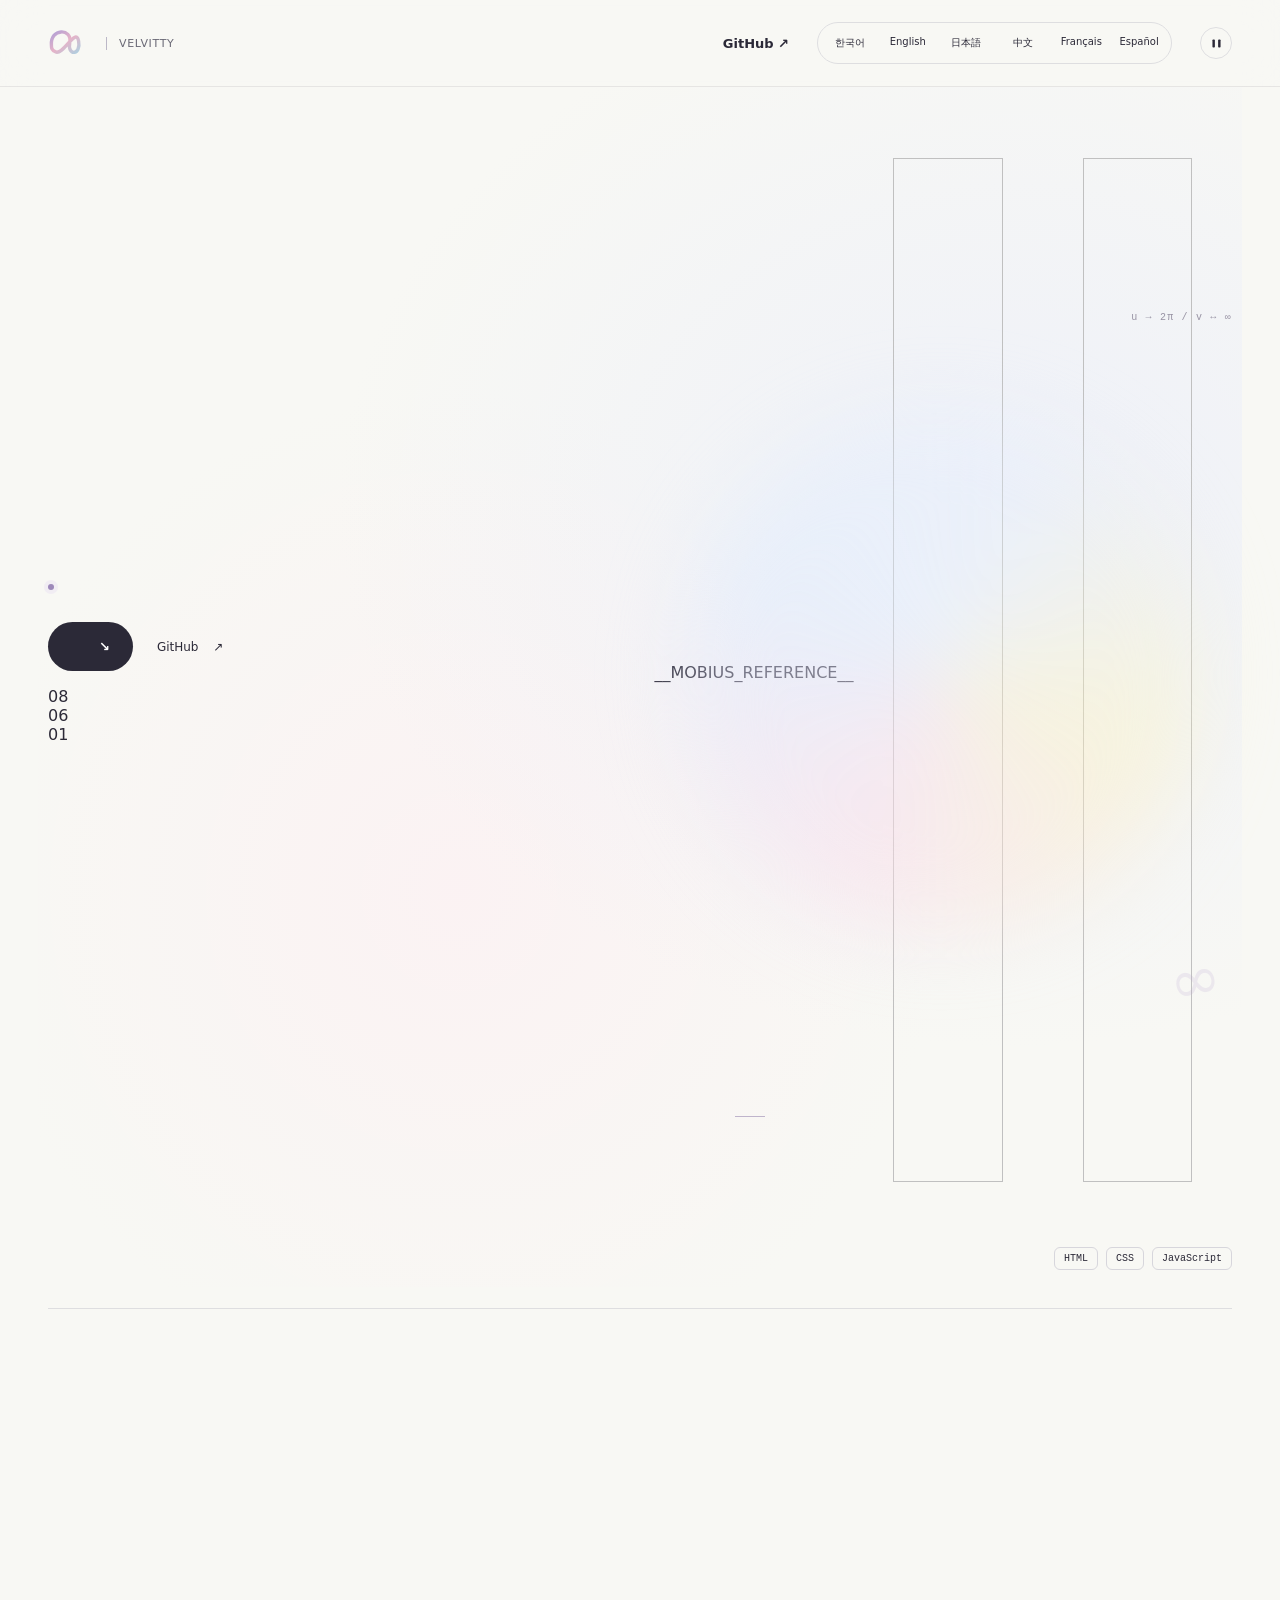
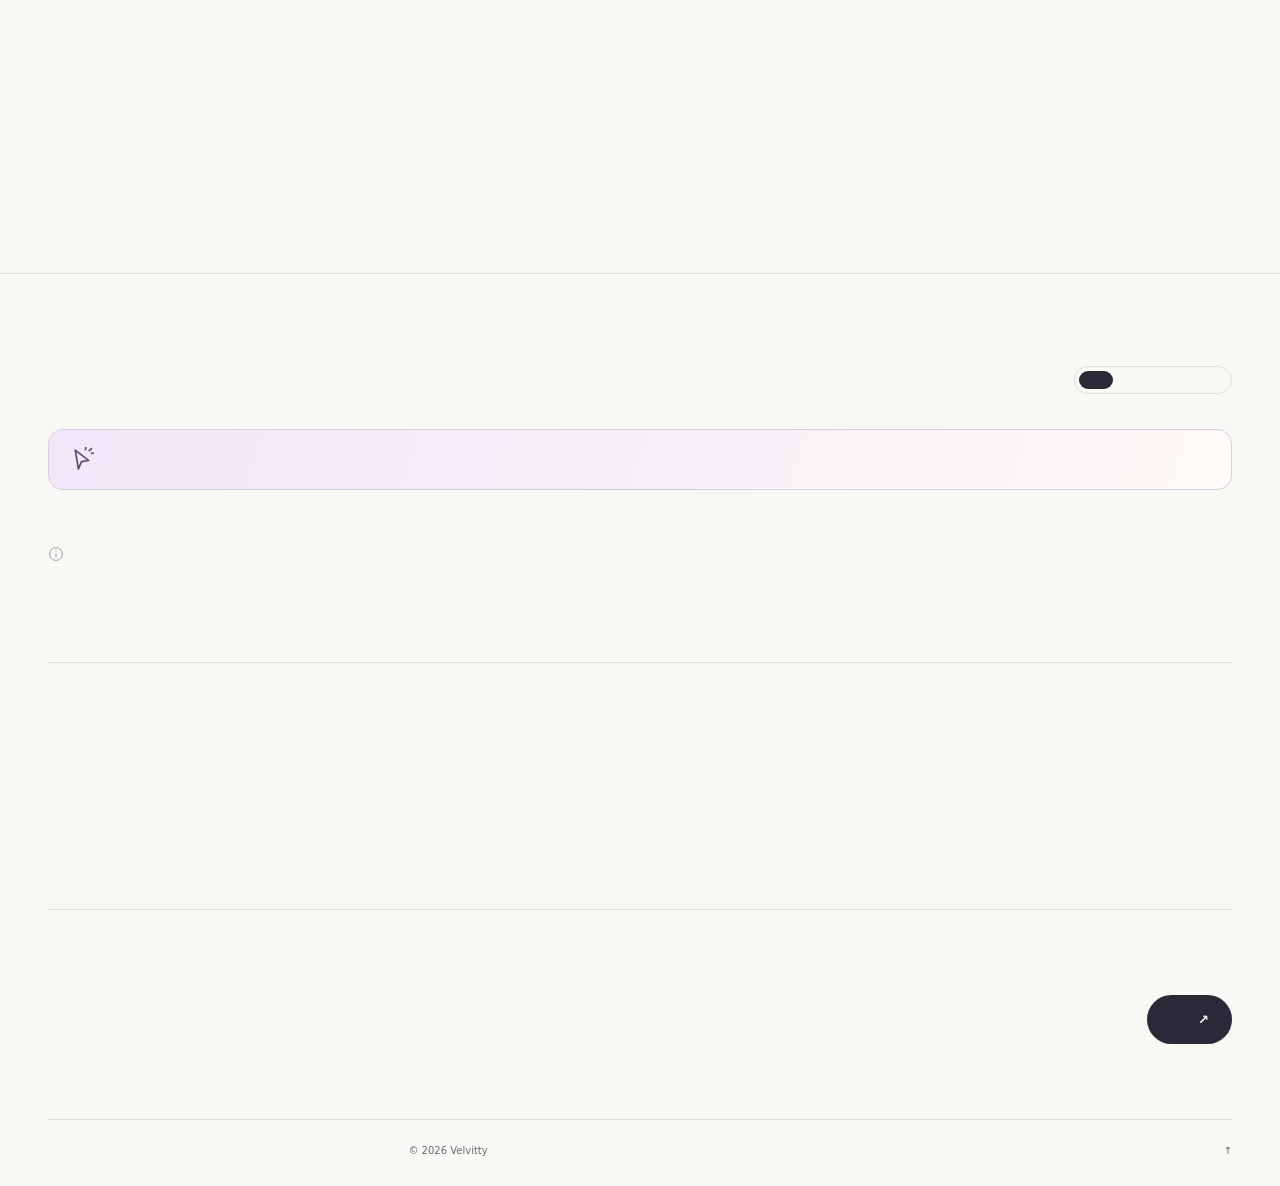
<file: tools/portfolio/index.template.html>
<!doctype html>
<html lang="ko">
<head>
<meta charset="utf-8"><meta name="viewport" content="width=device-width,initial-scale=1">
<meta name="color-scheme" content="light"><meta name="theme-color" content="#f8f8f4">
<meta name="robots" content="index,follow"><meta name="description" content="연이의 사진·음향·일상 도구 여덟 가지. 작은 아이디어를 쓸모 있는 가능성으로.">
<link rel="canonical" href="https://yeon.at/portfolio/">
<title>연이 · Velvitty</title>
<link rel="icon" href="data:image/svg+xml,%3Csvg xmlns='http://www.w3.org/2000/svg' viewBox='0 0 64 64'%3E%3Crect width='64' height='64' rx='20' fill='%23ece1fa'/%3E%3Cpath d='M10 35C10 7 42 10 40 31S54 51 54 28C54 5 24 52 14 44' fill='none' stroke='%235a426e' stroke-width='7'/%3E%3C/svg%3E">
<style>
:root{--paper:#f8f8f4;--ink:#2b2937;--muted:#6a6975;--line:#dedee0;--lilac:#cbb5ec;--pink:#f5cddc;--sky:#cbe7f6;--yellow:#f7efb8;--ease:cubic-bezier(.22,1,.36,1)}
*{box-sizing:border-box}html{scroll-behavior:smooth;scroll-padding-top:124px}body{margin:0;overflow-x:clip;background:var(--paper);color:var(--ink);font-family:Inter,"Pretendard","Apple SD Gothic Neo","Noto Sans KR","Yu Gothic",system-ui,sans-serif;-webkit-font-smoothing:antialiased}button,input,a{-webkit-tap-highlight-color:transparent}button,a{touch-action:manipulation}button,input{font:inherit}button{color:inherit;cursor:pointer}a{color:inherit;text-decoration:none}button:focus-visible,a:focus-visible,input:focus-visible,summary:focus-visible{outline:3px solid #8260a9;outline-offset:5px}::selection{background:#e6d4f6}button{border:0}svg{display:block}img,svg,canvas{max-width:100%}h1,h2,h3,p{margin:0}button:disabled{cursor:default}[hidden]{display:none!important}.wrap{width:min(1320px,calc(100% - 96px));margin-inline:auto}.skip{position:fixed;top:-80px;left:20px;background:var(--ink);color:white;padding:14px 20px;z-index:99;border-radius:12px}.skip:focus{top:10px}.topbar{position:sticky;top:0;z-index:30;background:rgb(248 248 244 / .88);backdrop-filter:blur(20px);border-bottom:1px solid rgb(43 41 55 / .09)}.top-inner{min-height:86px;display:flex;align-items:center;gap:28px}.brand{display:flex;align-items:center;gap:10px;white-space:nowrap;font-size:23px;font-weight:750;letter-spacing:-1.1px}.brand svg{width:34px;height:34px}.brand small{font-size:11px;letter-spacing:.06em;font-weight:500;color:var(--muted);border-left:1px solid #bcb8c7;padding-left:12px;margin-left:4px}.main-nav{display:flex;gap:26px;margin-left:auto;font-size:13px;font-weight:550}.main-nav a{position:relative}.main-nav a:after{content:"";height:1px;background:currentColor;position:absolute;left:0;right:100%;bottom:-6px;transition:right .3s}.main-nav a:hover:after{right:0}.language-nav{display:grid;grid-template-columns:repeat(6,minmax(0,1fr));gap:2px;padding:4px;border:1px solid var(--line);border-radius:100px;min-width:355px;max-width:435px}.language-nav a{white-space:nowrap;font-size:10px;text-align:center;padding:9px 7px;border-radius:40px;transition:background .2s,color .2s}.language-nav a[aria-current]{background:var(--ink);color:white;box-shadow:0 2px 5px #29233822}.motion-button{width:32px;height:32px;border-radius:50%;background:transparent;flex-shrink:0;border:1px solid var(--line);display:grid;place-content:center}.motion-button svg{width:13px;height:13px}.hero{position:relative;isolation:isolate;min-height:710px;display:grid;grid-template-columns:1.05fr 1fr;align-items:center;padding-top:55px;padding-bottom:85px}.hero:before{content:"";position:absolute;z-index:-1;inset:0 -10px;background:radial-gradient(ellipse at 81% 35%,#e4e9fd80,transparent 49%),radial-gradient(ellipse at 35% 67%,#ffebf272,transparent 44%);pointer-events:none}.eyebrow{display:flex;align-items:center;gap:10px;font-size:11px;letter-spacing:.13em;font-weight:600;line-height:1.7}.eyebrow:before{content:"";display:block;background:#9d89b9;width:6px;height:6px;border-radius:50%;box-shadow:0 0 0 4px #cbb5ec29}.hero h1{font-size:clamp(48px,5.9vw,84px);letter-spacing:-.067em;line-height:1.14;margin:30px 0 24px;font-weight:650;position:relative;z-index:2;word-break:keep-all}.hero h1 span{display:block}.hero h1 .second-line{color:#897494}.hero .intro{color:var(--muted);font-size:16px;line-height:1.9;max-width:430px;word-break:keep-all}.hero-actions{display:flex;gap:24px;align-items:center;margin-top:32px}.pill-link{display:inline-flex;align-items:center;justify-content:center;gap:28px;border-radius:100px;padding:17px 23px;font-size:13px;font-weight:600;background:var(--ink);color:white;transition:transform .3s,background .3s}.pill-link:hover{background:#5e4c71;transform:translateY(-3px)}.text-link{font-size:12px;display:inline-flex;gap:15px;align-items:center}.hero-art{position:relative;align-self:stretch;min-width:0;display:flex;align-items:center;justify-content:center;perspective:900px}.orb-halo{position:absolute;width:90%;aspect-ratio:1;max-width:530px;border-radius:50%;background:conic-gradient(from 20deg,#e5efff55,#fff4b660,#fbddea80,#dceaff70,#e5efff55);filter:blur(40px)}#mobius{width:100%;max-width:100%;aspect-ratio:1.12;position:relative;cursor:grab;touch-action:pan-y;transform:none}#mobius:active{cursor:grabbing}.art-coordinate{position:absolute;top:16%;right:0;font:10px ui-monospace,monospace;color:#9792a3;letter-spacing:.12em}.art-note{position:absolute;bottom:8%;left:14%;right:4%;display:flex;align-items:center;justify-content:space-between;gap:12px;font-size:10px;letter-spacing:.06em;color:#797083}.art-note:before{content:"";width:30px;height:1px;background:#bfb4cb}.orbit-word{position:absolute;bottom:18%;right:2%;font-size:62px;color:#bca9d333;line-height:1;font-weight:300;transform:rotate(-12deg);pointer-events:none}.hero-bottom{display:flex;align-items:center;justify-content:space-between;gap:30px;margin-top:-40px;position:relative;padding-bottom:38px;border-bottom:1px solid var(--line)}.hero-bottom p{font-size:12px;color:var(--muted);max-width:65%}.tech{display:flex;align-items:center;gap:8px}.tech span{border:1px solid #d7d6dc;border-radius:6px;padding:5px 9px;font-size:10px;font-family:ui-monospace,monospace}.ticker{padding:30px 0 26px;overflow:hidden;border-bottom:1px solid var(--line);position:relative}.ticker-track{width:max-content;display:flex;align-items:center;gap:48px;animation:marquee 35s linear infinite;font-size:13px;letter-spacing:.15em;color:#8a7b9a}.ticker-track span{display:flex;align-items:center;gap:48px}.ticker-track span:after{content:"✳";font-size:22px;color:#bd9fcf}.section-top{display:flex;justify-content:space-between;align-items:end;gap:20px;margin:92px 0 35px}.section-kicker{font-family:ui-monospace,monospace;font-size:11px;color:#877392;letter-spacing:.08em;margin-bottom:14px}.section-top h2{font-size:clamp(26px,3.1vw,42px);line-height:1.3;letter-spacing:-.05em;font-weight:600}.section-desc{font-size:13px;color:var(--muted);max-width:580px;line-height:1.9;margin-top:16px;word-break:keep-all}.filters{display:flex;align-items:center;gap:4px;border:1px solid var(--line);border-radius:50px;padding:4px;flex-shrink:0}.filters button{padding:9px 17px;font-size:11px;border-radius:30px;background:transparent;white-space:nowrap}.filters button[aria-pressed="true"]{background:var(--ink);color:white}.project-grid{display:grid;grid-template-columns:repeat(12,minmax(0,1fr));gap:30px}.project-card{grid-column:span 6;min-width:0;position:relative;scroll-margin-top:130px}.project-card:nth-child(1),.project-card:nth-child(4){grid-column:span 7}.project-card:nth-child(2),.project-card:nth-child(3){grid-column:span 5}.project-card:nth-child(2){margin-top:64px}.project-card:nth-child(3){margin-top:-38px}.project-card:nth-child(6){margin-top:38px}.project-card.is-filtered{grid-column:span 6!important;margin-top:0!important}.project-visual{height:355px;position:relative;border-radius:20px;overflow:hidden;isolation:isolate;transition:box-shadow .4s,transform .6s var(--ease)}.project-card:hover .project-visual{box-shadow:0 18px 44px #3d315416;transform:translateY(-5px)}.visual-top{position:absolute;top:24px;left:25px;right:25px;display:flex;justify-content:space-between;align-items:start;gap:15px;z-index:8}.visual-top .project-wordmark{font-size:22px;letter-spacing:-.055em;font-weight:650;max-width:87%;line-height:1.25;overflow-wrap:anywhere}.visual-top .project-wordmark.long{font-size:19px;max-width:80%}.visual-number{font:10px ui-monospace,monospace;opacity:.5;letter-spacing:.1em;padding-top:5px}.visual-bottom{position:absolute;bottom:20px;left:24px;right:24px;display:flex;justify-content:space-between;align-items:center;gap:15px;z-index:9}.banner-copy{font-size:11px;font-weight:500;max-width:62%;line-height:1.6}.micro-btn{background:rgb(255 255 255 / .55);border:1px solid #ffffff7a;border-radius:40px;font-size:10px;padding:9px 14px;backdrop-filter:blur(10px);display:flex;align-items:center;gap:8px;white-space:nowrap;transition:background .2s}.micro-btn:hover{background:white}.project-info{padding:23px 4px 25px}.project-meta{display:flex;align-items:center;justify-content:space-between;gap:12px;margin-bottom:12px}.project-title{font-size:21px;font-weight:600;letter-spacing:-.04em}.project-category{font-size:10px;color:#8a7b92;white-space:nowrap}.canonical{font-size:11px;color:#96909d;margin-top:4px;letter-spacing:.03em}.project-info .desc{font-size:13px;line-height:1.9;max-width:550px;color:var(--muted);min-height:50px;word-break:keep-all}.project-link{display:inline-flex;font-size:11px;align-items:center;gap:25px;margin-top:18px;padding-bottom:6px;border-bottom:1px solid #cfc8d8;transition:gap .3s}.project-link:hover{gap:35px}.demo-explainer{margin-top:28px;display:flex;gap:15px;line-height:1.8;font-size:11px;color:#8b8592;max-width:810px}.demo-explainer svg{width:16px;flex-shrink:0;margin-top:2px}.illustracy{background:linear-gradient(135deg,#e9e3f5,#e9eff7 58%,#f9e9eb)}.layer-stack{position:absolute;inset:70px 0 45px;display:grid;place-content:center;perspective:1000px;--spread:1}.art-layer{position:absolute;width:47%;aspect-ratio:1.4;left:27%;top:10%;border-radius:10px;border:1px solid #ffffffc2;box-shadow:0 15px 28px #66618f22;transform:rotateX(45deg) rotateZ(-26deg) translateZ(calc(var(--i)*26px*var(--spread))) translateX(calc(var(--i)*5px*var(--spread))) translateY(calc(var(--i)*-15px*var(--spread)));transition:transform 1.15s cubic-bezier(.2,1.45,.4,1),background .7s;overflow:hidden;background:rgb(255 255 255 / .25);transform-origin:center}.art-layer svg{width:100%;height:100%}.layer-stack.joined{--spread:0}.art-layer.back{background:linear-gradient(160deg,#8eadd0,#e9bfc8 62%,#fce4bc)}.art-layer.outline{border:1px solid #a990bc55;background:rgb(255 255 255 / .12)}.layer-label{position:absolute;left:17px;top:calc(24% + var(--i)*26px);font-size:8px;border:1px solid #bcafd059;background:#ffffff54;padding:4px 7px;border-radius:5px;color:#71617e;transform:rotate(-4deg);transition:opacity .4s}.layer-stack.joined .layer-label{opacity:0}.floating-cross{position:absolute;right:17%;top:42%;color:#9f8cb3;font-size:25px;font-weight:200;animation:float-small 6s ease-in-out infinite}.posity{background:#efe2d6}.filmstrip{position:absolute;inset:80px 24px 65px;transform:rotate(4deg);background:#36303b;box-shadow:0 15px 24px #5742462b;padding:15px 11px;border-radius:3px}.filmstrip:before,.filmstrip:after{content:"";position:absolute;left:0;right:0;height:7px;background:repeating-linear-gradient(90deg,transparent 0 8px,#efe2d6 8px 17px,transparent 17px 23px)}.filmstrip:before{top:4px}.filmstrip:after{bottom:4px}.compare-frame{width:100%;height:100%;position:relative;overflow:hidden;--split:50%;background:#e0c1a3}.compare-frame>svg{width:100%;height:100%;object-fit:cover;position:absolute;inset:0}.compare-frame>.negative-scene{filter:invert(1) sepia(.4) saturate(.85)}.positive-scene{clip-path:inset(0 0 0 var(--split))}.compare-label{position:absolute;bottom:8px;font-size:8px;letter-spacing:.08em;color:white;background:#24233366;padding:4px 6px;border-radius:3px}.compare-label.left{left:8px}.compare-label.right{right:8px}.range-wrap{display:flex;align-items:center;gap:9px;min-width:80px;width:40%;font-size:10px}.range-wrap input{width:100%;min-width:0;accent-color:#766181;height:18px;cursor:ew-resize}.range-wrap output{font:9px ui-monospace,monospace;min-width:25px}.chordity{background:#302f46;color:#f7f5ff}.chordity:before{content:"";position:absolute;inset:0;background:radial-gradient(ellipse at 80% 0,#78688466,transparent 65%)}.chord-orbs{position:absolute;top:96px;left:7%;right:7%;display:flex;justify-content:space-around;align-items:center;gap:10px}.chord-orb{width:clamp(47px,6vw,74px);aspect-ratio:1;border-radius:50%;background:linear-gradient(140deg,#f2dbfa,#ac8ec9);box-shadow:inset -7px -9px 12px #8878ab55,0 8px 22px #0002;display:grid;place-content:center;color:#51435e;font-size:14px;font-weight:650;position:relative;transform:translateY(calc(var(--step)*8px));transition:transform .3s,box-shadow .3s}.chord-orb:nth-child(2n){background:linear-gradient(145deg,#fff3cb,#dac891);color:#695931}.chord-orb.active{transform:translateY(-13px) scale(1.12);box-shadow:0 0 25px #e9d2ff77}.chord-orb:after{content:"";position:absolute;bottom:-25px;width:1px;height:16px;background:#b4a2c166}.piano{position:absolute;left:12%;right:12%;top:204px;height:65px;display:flex;gap:3px;transform:rotate(-5deg);padding:9px;background:#222132;border-radius:5px;box-shadow:0 12px 25px #0003}.key{height:100%;flex:1;background:linear-gradient(90deg,#e6e0ec,#fff5ed);border-radius:2px 2px 4px 4px;position:relative;transition:background .1s,transform .1s}.key.black:after{content:"";position:absolute;left:70%;top:0;width:65%;height:62%;background:#332e42;border-radius:0 0 2px 2px;z-index:1}.key.lit{background:#e4b6ec;transform:translateY(2px)}.chordity .micro-btn{background:#ffffff15;border-color:#ffffff29;color:white}.chordity .micro-btn:hover{background:#ffffff2c}.chord-progress{position:absolute;left:12%;right:12%;height:1px;top:290px;background:#ffffff1c}.chord-progress:after{content:"";display:block;width:0;height:1px;background:#f5ddba}.chordity.playing .chord-progress:after{animation:chord-progress 4.8s linear infinite}.analog{background:#eee1d7}.analog .visual-top{color:#624b49}.soul-orb{position:absolute;width:175px;aspect-ratio:1;left:14%;top:80px;border-radius:50%;background:radial-gradient(circle at 32% 30%,#ffedc5,#e4ab91 45%,#a27986 80%);box-shadow:inset -15px -7px 25px #834b6e44,0 16px 24px #9b6c6530;animation:soul-float 6s ease-in-out infinite;transition:filter .2s}.soul-orb:before{content:"";position:absolute;inset:23%;border-radius:50%;border:1px solid #fff6;box-shadow:0 0 0 12px #fff1,0 0 0 26px #fff1,0 0 0 40px #fff1}.soul-orb:after{content:"";position:absolute;inset:43%;border-radius:50%;background:#f5d6c8;box-shadow:inset 2px 3px 7px #9d707f88}.soul-controls{position:absolute;left:57%;right:8%;top:100px;display:flex;flex-direction:column;gap:25px}.soul-control{display:flex;flex-direction:column;gap:10px}.soul-control label{font-size:10px;display:flex;justify-content:space-between}.soul-control input{width:100%;accent-color:#956f7b;height:6px}.soul-wave{position:absolute;left:10%;right:10%;bottom:70px;height:35px;display:flex;align-items:center;justify-content:space-between;gap:4px;--energy:1}.soul-wave i{width:3px;display:block;height:calc(var(--h)*1px);max-height:35px;border-radius:4px;background:#a9808766;animation:wave 2.8s ease-in-out infinite;animation-delay:calc(var(--j)*-.09s);transform:scaleY(var(--energy))}.upscaly{background:#e2ece9}.detail-art{position:absolute;left:10%;right:10%;top:80px;height:205px;border-radius:8px;background:#afcfc0;box-shadow:0 12px 22px #5b8e7a22;overflow:hidden;transform:rotate(-3deg);--clarity:50%}.detail-art>svg{height:100%;width:100%;position:absolute;inset:0}.detail-art .coarse{filter:url(#pixelated)}.detail-art .fine{clip-path:inset(0 0 0 var(--clarity))}.magnify-ring{position:absolute;left:61%;top:98px;width:107px;aspect-ratio:1;border:8px solid #f3fcf6;box-shadow:0 4px 10px #4c665333,inset 0 0 0 1px #6b917c44;border-radius:50%;transform:rotate(-25deg);pointer-events:none}.magnify-ring:after{content:"";position:absolute;left:81%;top:89%;width:10px;height:56px;background:#f3fcf6;border-radius:0 0 10px 10px;transform:rotate(-35deg);transform-origin:top;box-shadow:0 6px 8px #4c66531a}.film{background:#f2e9d6}.postcard{position:absolute;width:66%;left:16%;top:75px;height:205px;padding:10px 10px 25px;box-shadow:0 12px 26px #776b4933;background:#fffdf4;transform:rotate(5deg);transition:transform .6s,filter .4s}.postcard svg{width:100%;height:100%}.postcard.warm svg{filter:sepia(.35) saturate(1.2) hue-rotate(-9deg)}.postcard.faded svg{filter:sepia(.2) saturate(.5) contrast(.8) brightness(1.16)}.grain{position:absolute;inset:10px 10px 25px;pointer-events:none;mix-blend-mode:multiply;opacity:.16;filter:url(#grain-filter);background:#888}.preset-controls{display:flex;gap:3px;background:#fff7;border-radius:30px;padding:3px;max-width:100%}.preset-controls button{font-size:9px;padding:6px 9px;border-radius:20px;background:transparent;white-space:nowrap}.preset-controls button[aria-pressed="true"]{background:#544533;color:white}.film .visual-bottom{flex-wrap:wrap;gap:8px}.film .banner-copy{max-width:47%}.approach-section{margin-top:100px;padding:70px 0 72px;border-top:1px solid var(--line);border-bottom:1px solid var(--line);position:relative}.approach-head{display:grid;grid-template-columns:1fr 1fr;gap:50px;margin-bottom:40px;align-items:end}.approach-head h2{font-size:clamp(27px,3.3vw,43px);line-height:1.4;letter-spacing:-.05em;font-weight:550;max-width:480px}.approach-head p{font-size:14px;line-height:1.9;color:var(--muted);max-width:450px;word-break:keep-all}.approach-grid{display:grid;grid-template-columns:repeat(4,minmax(0,1fr));gap:26px}.approach-item{border-top:1px solid #cfcbd4;padding-top:22px}.approach-item .num{font:11px ui-monospace,monospace;color:#9c8ca8;margin-bottom:30px;display:block}.approach-item h3{font-size:15px;margin-bottom:13px;font-weight:600;line-height:1.7;letter-spacing:-.025em}.approach-item p{font-size:12px;color:var(--muted);line-height:1.9;word-break:keep-all}.principles{padding-top:50px;display:grid;grid-template-columns:1fr 1fr;gap:26px}.principles details{border:1px solid #dcd7e2;border-radius:12px;background:#ffffff65;align-self:start;overflow:hidden}.principles summary{cursor:pointer;padding:20px;list-style:none;display:flex;justify-content:space-between;align-items:center;gap:15px;font-size:12px;font-weight:550}.principles summary::-webkit-details-marker{display:none}.principles summary:after{content:"+";font-size:22px;font-weight:300}.principles details[open] summary:after{content:"−"}.principles ol{padding:0 25px 22px 43px;margin:0;font-size:11px;line-height:1.9}.principles li{padding:8px 0 8px 4px;border-top:1px solid #e8e3eb}.footer{padding:85px 0 30px;position:relative}.footer-main{display:flex;justify-content:space-between;align-items:end;gap:40px;margin-bottom:75px}.footer h2{font-size:clamp(32px,4.3vw,57px);letter-spacing:-.06em;line-height:1.25;font-weight:550;max-width:700px}.footer-brand{color:#8c7d97;letter-spacing:-.05em;font-size:72px;line-height:1;font-weight:400}.footer-bottom{border-top:1px solid var(--line);padding-top:25px;display:flex;align-items:center;justify-content:space-between;gap:20px;font-size:10px;color:var(--muted)}.footer-bottom a{display:flex;gap:15px}.reveal{opacity:0;transform:translateY(55px) scale(.975);transition:opacity .7s,transform 1s cubic-bezier(.16,1.28,.4,1)}.reveal.in-view{opacity:1;transform:translateY(0) scale(1)}.project-card.reveal.in-view .project-visual{animation:land .95s var(--ease) both}.toast{position:fixed;bottom:25px;left:50%;transform:translate(-50%,30px);background:#2b2937;color:white;padding:13px 22px;border-radius:30px;font-size:12px;opacity:0;pointer-events:none;transition:.25s;z-index:50;max-width:90%;text-align:center}.toast.visible{transform:translate(-50%,0);opacity:1}.noscript{padding:40px;line-height:2;background:#eee6f7}.only-sr{position:absolute;width:1px;height:1px;padding:0;margin:-1px;overflow:hidden;clip:rect(0,0,0,0);white-space:nowrap;border:0}
.macguard{background:linear-gradient(135deg,#e5f0f7,#edf4f5 55%,#f9eef0)}.guard-window{position:absolute;left:12%;right:12%;top:82px;bottom:88px;border:1px solid #fff;border-radius:13px;background:#ffffff80;box-shadow:0 16px 35px #617a9220;transform:rotate(-3deg);transition:transform .5s,box-shadow .5s}.window-bar{height:22px;border-bottom:1px solid #b2c5d533;display:flex;align-items:center;gap:4px;padding-inline:11px}.window-bar i{width:4px;height:4px;border-radius:50%;background:#a4b8c8}.guard-body{height:calc(100% - 44px);display:flex;align-items:center;justify-content:center;gap:20px;padding:8px 12px}.guard-shield{position:relative;width:68px;flex-shrink:0;color:#7f9eaf}.guard-shield:before{content:"";position:absolute;inset:-9px;border:1px solid #a7c6d277;border-radius:50%;animation:guard-pulse 3.6s ease-in-out infinite}.guard-shield svg{width:100%;position:relative}.guard-symbol-alert{display:none}.guard-details{min-width:0;max-width:145px}.pin-dots{display:flex;gap:7px;margin-bottom:12px}.pin-dots i{width:5px;height:5px;border-radius:50%;background:#87a3b6}.guard-state{font-size:11px;line-height:1.6;overflow-wrap:anywhere;color:#648295}.guard-log{height:22px;display:flex;align-items:center;justify-content:center;gap:7px;background:#c8dce32b;font-size:8px;color:#6b8795;line-height:1.3;padding:0 8px;border-radius:0 0 13px 13px}.guard-led{width:4px;height:4px;border-radius:50%;background:#94b7a8;flex-shrink:0}.event-detected .guard-window{transform:rotate(0);box-shadow:0 16px 35px #b8808622}.event-detected .guard-shield{color:#c08e9e}.event-detected .guard-symbol-check{display:none}.event-detected .guard-symbol-alert{display:block}.event-detected .guard-state{color:#ad788d}.event-detected .guard-led{background:#c08e9e}.event-detected .pin-dots i{background:#cba3af}.event-detected .guard-shield:before{border-color:#d4a9ba88}.photo-scorer{background:linear-gradient(130deg,#f9f1d8,#f9f7ed 60%,#f3e8ee)}.score-photo{position:absolute;top:83px;bottom:88px;left:8%;right:31%;padding:7px;background:#fffcf2;border-radius:6px;box-shadow:0 14px 30px #a5925e26;transform:rotate(3deg)}.score-photo>svg{height:100%;width:100%;border-radius:2px}.composition-guides{position:absolute;inset:7px;background:linear-gradient(to right,transparent calc(33.33% - .5px),#fffa 33.33%,transparent calc(33.33% + .5px),transparent calc(66.66% - .5px),#fffa 66.66%,transparent calc(66.66% + .5px)),linear-gradient(to bottom,transparent calc(33.33% - .5px),#fffa 33.33%,transparent calc(33.33% + .5px),transparent calc(66.66% - .5px),#fffa 66.66%,transparent calc(66.66% + .5px));transition:opacity .5s,transform .5s}.guide-focus{position:absolute;left:66.66%;top:33.33%;width:32px;height:32px;transform:translate(-50%,-50%);border:1px solid #fff7;border-radius:50%;animation:guide-focus 3s ease-in-out infinite}.guide-focus:after{content:"";position:absolute;inset:12px;background:#fff;border-radius:50%}.photo-meter{position:absolute;top:86px;right:6%;width:19%;text-align:center;color:#99875c}.photo-meter strong{display:block;font-size:49px;font-weight:300;letter-spacing:-.05em;line-height:1.15}.photo-meter span{display:block;font-size:9px;line-height:1.5}.criteria-rail{position:absolute;right:7%;width:17%;bottom:91px;height:65px;display:flex;align-items:end;gap:3px}.criteria-rail i{flex:1;min-width:0;height:calc(var(--h)*1%);background:var(--c);border-radius:5px 5px 2px 2px;transform-origin:bottom;animation:criteria-wave 4.2s ease-in-out infinite;animation-delay:calc(var(--j)*-.32s)}.guides-hidden .composition-guides{opacity:0;transform:scale(1.03)}.macguard .visual-bottom,.photo-scorer .visual-bottom{flex-wrap:wrap;align-items:center;gap:8px}.macguard .banner-copy,.photo-scorer .banner-copy{flex:1 1 130px;max-width:100%}.macguard .micro-btn,.photo-scorer .micro-btn{flex-shrink:0}.filters{max-width:100%}.project-meta{flex-wrap:wrap;align-items:start}.filters button{min-width:0}
@keyframes guard-pulse{50%{transform:scale(1.15);opacity:.35}}@keyframes guide-focus{50%{box-shadow:0 0 0 7px #fff1}}@keyframes criteria-wave{50%{transform:scaleY(.76)}}
#mobius .mobius-axes-still,#mobius .belt-texture-still{display:none}
.approach-head>*{min-width:0;max-width:100%}.approach-item,.hero-copy{min-width:0}html:lang(ja) *,html:lang(zh-Hans) *{word-break:normal!important;overflow-wrap:anywhere}
@keyframes marquee{to{transform:translateX(-50%)}}@keyframes float-small{50%{transform:translateY(-12px) rotate(25deg)}}@keyframes soul-float{50%{transform:translateY(-12px) rotate(12deg)}}@keyframes wave{50%{transform:scaleY(calc(var(--energy)*.3))}}@keyframes chord-progress{to{width:100%}}@keyframes land{0%{transform:translateY(32px) scaleY(.92)}45%{transform:translateY(-12px) scaleY(1.025)}75%{transform:translateY(3px) scaleY(.99)}100%{transform:translateY(0) scaleY(1)}}
body.motion-off *,body.motion-off *:before,body.motion-off *:after{animation:none!important;transition:none!important;scroll-behavior:auto!important}body.motion-off .reveal{opacity:1;transform:none}
@media(min-width:1500px){.hero h1{font-size:86px}.hero{min-height:780px}.project-visual{height:380px}}@media(max-width:1190px){.wrap{width:calc(100% - 64px)}.top-inner{gap:16px}.main-nav{gap:16px}.language-nav{min-width:325px}.brand small{display:none}.hero h1{font-size:clamp(46px,6.2vw,76px)}.hero{min-height:650px}.project-visual{height:330px}.layer-label{left:11px}.soul-orb{left:10%;width:155px}.soul-controls{left:57%}.banner-copy{font-size:10px}.visual-top .project-wordmark{font-size:20px}.approach-grid{gap:22px}.project-title{font-size:19px}}@media(max-width:960px){.top-inner{flex-wrap:wrap;gap:12px 20px;padding-top:17px;padding-bottom:13px}.brand{font-size:21px}.main-nav{font-size:12px}.language-nav{order:4;flex:0 0 100%;min-width:0;max-width:none;padding:3px;gap:4px}.language-nav a{font-size:11px;padding:7px 3px}.hero{min-height:590px;padding-top:35px;padding-bottom:75px}.hero h1{font-size:clamp(42px,6.1vw,64px);margin-top:23px}.hero .intro{font-size:14px;line-height:1.9}.hero-actions{gap:16px}.pill-link{font-size:12px;padding:15px 20px;gap:20px}.hero-art{margin-left:0;margin-right:0}#mobius{width:100%}.art-note{font-size:8px;left:15%;bottom:10%;right:0}.art-coordinate{top:19%;font-size:8px}.orbit-word{font-size:52px;right:7%;bottom:22%}.section-top{margin-top:65px}.section-top h2{font-size:31px}.project-grid{gap:25px 22px}.project-card{grid-column:span 6!important;margin-top:0!important}.project-visual{height:320px}.visual-top{left:19px;right:19px;top:20px}.visual-bottom{left:18px;right:18px;bottom:17px}.banner-copy{max-width:55%}.film .banner-copy{display:block;max-width:100%}.film .visual-bottom{justify-content:space-between;flex-wrap:wrap}.project-info{padding-top:20px}.project-title{font-size:18px}.project-category{font-size:8px}.project-info .desc{font-size:12px}.layer-stack{inset:65px 0 45px}.art-layer{width:54%;left:22%;top:16%}.layer-label{display:none}.chord-orbs{top:92px}.piano{top:187px;height:58px;left:9%;right:9%}.chord-progress{top:265px}.soul-orb{width:125px;left:9%;top:90px}.soul-controls{left:57%;right:7%;top:96px;gap:25px}.soul-wave{bottom:62px}.detail-art{top:75px;height:180px}.magnify-ring{width:90px;left:60%}.postcard{top:72px;height:185px;width:72%;left:13%}.approach-head{gap:30px}.approach-head h2{font-size:32px}.approach-grid{grid-template-columns:1fr 1fr;gap:30px}.approach-item .num{margin-bottom:17px}.footer h2{font-size:42px}.footer-main{gap:25px}.footer-brand{font-size:55px}html{scroll-padding-top:155px}}
@media(max-width:620px){.wrap{width:calc(100% - 36px)}.top-inner{gap:11px 12px;padding-top:13px;padding-bottom:10px;min-height:0}.brand{font-size:20px;gap:6px}.brand svg{width:27px;height:27px}.main-nav{gap:15px;font-size:10px}.main-nav .external-top{display:none}.motion-button{width:27px;height:27px}.language-nav{gap:0;padding:3px}.language-nav a{font-size:9px;padding:8px 1px}.hero{display:flex;flex-direction:column;align-items:stretch;padding-top:39px;padding-bottom:45px;min-height:0}.hero-copy{position:relative;z-index:2}.eyebrow{font-size:9px;letter-spacing:.11em}.hero h1{font-size:clamp(39px,9.2vw,59px);letter-spacing:-.065em;margin:22px 0 19px;max-width:100%}.hero .intro{max-width:95%;font-size:13px;line-height:1.85}.hero-actions{margin-top:24px;gap:23px}.pill-link{padding:14px 20px;font-size:11px}.text-link{font-size:11px}.hero-art{height:340px;min-height:0;margin:0;align-self:auto;margin-top:-7px;z-index:1}.orb-halo{max-width:300px;width:80%}#mobius{width:100%;height:370px;aspect-ratio:auto;transform:none;max-width:430px}.art-coordinate{top:11%;right:5%;font-size:8px}.art-note{left:7%;right:7%;bottom:2%;font-size:8px}.orbit-word{font-size:48px;right:9%;bottom:15%}.hero-bottom{margin-top:0;padding-bottom:25px;gap:12px}.hero-bottom p{font-size:10px;line-height:1.8;max-width:58%}.tech{gap:4px}.tech span{font-size:8px;padding:5px 6px}.ticker{padding:18px 0}.ticker-track{font-size:10px;gap:30px}.ticker-track span{gap:30px}.ticker-track span:after{font-size:18px}.section-top{margin:48px 0 24px;align-items:start;flex-direction:column;gap:20px}.section-kicker{font-size:9px;margin-bottom:10px}.section-top h2{font-size:29px;max-width:100%}.section-desc{font-size:12px;margin-top:13px;line-height:1.85}.filters button{font-size:10px;padding:8px 16px}.project-grid{display:flex;flex-direction:column;gap:17px}.project-card{width:100%}.project-visual{height:340px;border-radius:16px}.visual-top{top:22px;left:23px;right:23px}.visual-top .project-wordmark{font-size:23px}.visual-top .project-wordmark.long{font-size:21px}.visual-bottom{left:22px;right:22px;bottom:20px}.banner-copy{font-size:10px;max-width:60%}.film .banner-copy{display:block;max-width:46%;font-size:9px}.film .visual-bottom{justify-content:space-between;flex-wrap:nowrap}.micro-btn{font-size:9px;padding:9px 12px}.project-info{padding:21px 2px 24px}.project-title{font-size:21px}.project-category{font-size:9px}.canonical{font-size:10px}.project-info .desc{font-size:12px;min-height:unset}.project-link{font-size:10px;margin-top:15px}.layer-stack{inset:70px 0 48px}.art-layer{width:52%;left:22%;top:13%}.layer-label{display:block;left:10px;font-size:7px;padding:3px 5px}.chord-orbs{top:98px;left:8%;right:8%}.chord-orb{width:61px;font-size:13px}.piano{top:202px;height:59px;left:11%;right:11%}.chord-progress{top:281px}.soul-orb{width:145px;top:88px;left:12%}.soul-controls{left:60%;right:9%;top:103px}.soul-wave{bottom:71px}.detail-art{top:79px;height:193px}.magnify-ring{width:98px;top:101px}.postcard{top:77px;height:196px;width:68%;left:16%}.preset-controls button{font-size:8px;padding:7px 8px}.demo-explainer{margin-top:7px;font-size:10px;gap:10px}.approach-section{margin-top:55px;padding:45px 0}.approach-head{display:flex;flex-direction:column;align-items:start;gap:22px;margin-bottom:30px}.approach-head h2{font-size:31px;max-width:100%}.approach-head p{font-size:13px}.approach-grid{gap:24px 20px}.approach-item h3{font-size:13px;line-height:1.6}.approach-item p{font-size:11px;line-height:1.9}.approach-item .num{font-size:9px}.principles{grid-template-columns:1fr;gap:12px;padding-top:30px}.principles summary{font-size:11px;padding:16px}.footer{padding-top:45px}.footer-main{display:block;margin-bottom:40px}.footer h2{font-size:33px;max-width:100%}.footer .pill-link{margin-top:24px}.footer-brand{font-size:44px}.footer-bottom{font-size:8px;flex-wrap:wrap;gap:15px}.footer-bottom .tech-note{display:none}.toast{font-size:10px;width:max-content}html{scroll-padding-top:142px}}
@media(max-width:350px){.wrap{width:calc(100% - 28px)}.hero h1{font-size:36px}.language-nav a{font-size:8px}.main-nav{gap:10px}.project-visual{height:315px}.visual-top .project-wordmark{font-size:21px}.layer-label{display:none}.soul-orb{left:9%;width:125px}.soul-controls{left:58%}.film .banner-copy{display:block;max-width:100%}.film .visual-bottom{justify-content:space-between;flex-wrap:wrap}.postcard{height:180px}.chord-orb{width:52px}.piano{top:186px}.chord-progress{top:262px}.detail-art{height:180px}.project-meta{gap:8px}.project-title{font-size:20px}}
@media(max-width:960px){.guard-window{left:8%;right:8%}.guard-body{gap:13px}.guard-shield{width:58px}.guard-state{font-size:10px}.guard-log{font-size:7px}.score-photo{left:7%;right:31%}.photo-meter strong{font-size:42px}.photo-meter span{font-size:8px}.criteria-rail{height:54px}.filters button{padding-inline:12px}}
@media(max-width:620px){.guard-window{left:11%;right:11%}.guard-shield{width:66px}.guard-state{font-size:11px}.guard-log{font-size:8px}.filters button{padding-inline:11px}.photo-meter strong{font-size:46px}}
@media(max-width:350px){.guard-window{left:8%;right:8%;bottom:92px}.guard-shield{width:53px}.guard-body{gap:14px}.guard-state{font-size:10px}.photo-meter strong{font-size:40px}.photo-meter span{font-size:8px}.criteria-rail{height:45px}.score-photo{bottom:94px}}
@media(prefers-reduced-motion:reduce){html{scroll-behavior:auto}*,*:before,*:after{animation:none!important;transition:none!important}.reveal{opacity:1;transform:none}}
/* Persistent, touch-friendly cues make each project demonstration discoverable. */
.try-intro{display:flex;align-items:center;gap:14px;margin-bottom:26px;padding:17px 20px;border:1px solid #d9cce5;border-radius:15px;background:linear-gradient(110deg,#f0e7f8,#fff9f7);color:#5d486f}.try-intro>svg{width:25px;height:25px;flex-shrink:0}.try-intro strong{display:block;font-size:13px;font-weight:650;line-height:1.5}.try-intro p{margin-top:3px;font-size:12px;line-height:1.7;color:#75657f}.demo-panel{margin-top:12px;padding:18px;border:1px solid #d7c6e4;border-radius:15px;background:linear-gradient(135deg,#fff,#f5f0fa);box-shadow:0 4px 15px #624d7d08}.demo-heading{display:flex;align-items:flex-start;gap:11px}.demo-tag{display:inline-flex;align-items:center;gap:6px;flex-shrink:0;padding:6px 9px;border-radius:8px;background:#e8dcf2;color:#65477b;font-size:10px;font-weight:700;line-height:1.5}.demo-tag svg{width:14px;height:14px;flex-shrink:0}.demo-instruction{min-width:0;flex:1;font-size:11px;line-height:1.8;color:#706078;padding-top:3px;word-break:keep-all}.demo-controls{display:flex;align-items:center;flex-wrap:wrap;gap:12px;margin-top:15px;min-width:0}.demo-controls .micro-btn{min-height:46px;max-width:100%;padding:11px 17px;gap:12px;border:1px solid #564066;border-radius:11px;background:#644b7b;color:white;box-shadow:0 3px 0 #402e50;font-size:12px;font-weight:600;line-height:1.5;white-space:normal;text-align:left;backdrop-filter:none;transition:background .2s,transform .2s,box-shadow .2s}.demo-controls .micro-btn:hover{background:#76568f;transform:translateY(-2px);box-shadow:0 5px 0 #402e50}.demo-controls .micro-btn:active{transform:translateY(2px);box-shadow:0 1px 0 #402e50}.demo-controls .micro-btn svg{width:19px;height:19px;flex-shrink:0}.demo-controls .micro-btn [aria-hidden]{flex-shrink:0}.demo-controls .preset-controls{width:100%;display:grid;grid-template-columns:repeat(3,minmax(0,1fr));gap:7px;border-radius:11px;background:#e9e0f0;padding:5px}.demo-controls .preset-controls button{min-height:44px;padding:9px 8px;font-size:11px;font-weight:550;line-height:1.4;white-space:normal;overflow-wrap:anywhere;border:1px solid #d3c3dd;border-radius:8px;background:#fff;color:#6b5579;transition:background .2s,box-shadow .2s}.demo-controls .preset-controls button:hover{background:#f6edfc}.demo-controls .preset-controls button[aria-pressed="true"]{background:#644b7b;color:#fff;border-color:#644b7b;box-shadow:0 2px 4px #4e346927}.demo-controls .range-control{width:100%;min-width:0}.range-title{display:flex;align-items:center;justify-content:space-between;gap:12px;font-size:12px;font-weight:600;color:#5c486b;line-height:1.5}.range-title output{padding:3px 8px;border:1px solid #dbcde5;border-radius:6px;background:white;color:#76508c;font:11px ui-monospace,monospace;white-space:nowrap}.range-gesture{display:flex;align-items:center;gap:6px;margin-top:7px;font-size:10px;color:#80698f;line-height:1.6}.range-gesture b{font-size:15px;font-weight:500;line-height:1}.demo-controls input[type="range"]{display:block;appearance:none;-webkit-appearance:none;width:100%;min-width:0;height:44px;margin:1px 0 0;background:transparent;border:0;cursor:ew-resize;touch-action:pan-y;--range-fill:50%}.demo-controls input[type="range"]::-webkit-slider-runnable-track{height:7px;border-radius:8px;background:linear-gradient(to right,#9470ad 0 var(--range-fill),#dfd2e8 var(--range-fill) 100%);box-shadow:inset 0 0 0 1px #aa8dbc33}.demo-controls input[type="range"]::-webkit-slider-thumb{appearance:none;-webkit-appearance:none;width:27px;height:27px;margin-top:-10px;border:3px solid white;border-radius:50%;background:repeating-linear-gradient(90deg,transparent 0 2px,#fff8 2px 3px,transparent 3px 5px) center/10px 10px no-repeat,#795590;box-shadow:0 0 0 1px #795590,0 3px 7px #62417740;transition:box-shadow .2s,background .2s}.demo-controls input[type="range"]:hover::-webkit-slider-thumb,.demo-controls input[type="range"]:focus-visible::-webkit-slider-thumb{background-color:#a374bf;box-shadow:0 0 0 5px #a47dbb24,0 2px 7px #62417740}.demo-controls input[type="range"]::-moz-range-track{height:7px;border-radius:8px;background:#dfd2e8}.demo-controls input[type="range"]::-moz-range-progress{height:7px;border-radius:8px;background:#9470ad}.demo-controls input[type="range"]::-moz-range-thumb{width:22px;height:22px;border:3px solid white;border-radius:50%;background:#795590;box-shadow:0 0 0 1px #795590,0 3px 7px #62417740}.range-ends{display:flex;justify-content:space-between;gap:12px;color:#8a7596;font-size:10px;line-height:1.5}.demo-controls .soul-controls{position:static;display:grid;grid-template-columns:repeat(2,minmax(0,1fr));width:100%;gap:20px}.demo-controls .soul-control{gap:0}.demo-controls .soul-control label{font-size:12px}.analog .soul-orb{width:150px;left:calc(50% - 75px);top:80px}.project-visual .visual-bottom .banner-copy{max-width:100%;font-size:11px}.project-info{padding-top:22px}.demo-panel:focus-within{border-color:#9c75b9;box-shadow:0 0 0 3px #ad8fc221}
.demo-controls input[type="range"]:focus-visible{outline:2px solid #a78bb9;outline-offset:0;border-radius:9px}
@media(max-width:960px){.demo-heading{flex-wrap:wrap;gap:7px}.demo-instruction{flex-basis:100%;padding-top:0}.demo-panel{padding:15px}.demo-controls .soul-controls{gap:14px}.demo-controls .micro-btn{font-size:11px}}
@media(max-width:620px){.try-intro{align-items:flex-start;padding:15px;gap:10px;margin-bottom:22px}.try-intro strong{font-size:12px}.try-intro p{font-size:11px}.demo-heading{flex-wrap:nowrap;gap:10px}.demo-instruction{flex-basis:auto;font-size:11px}.demo-panel{padding:16px}.demo-controls .micro-btn{font-size:12px}.demo-controls .soul-controls{gap:15px}.project-visual .visual-bottom .banner-copy{font-size:10px}}
@media(max-width:350px){.demo-heading{flex-wrap:wrap;gap:7px}.demo-instruction{flex-basis:100%}.demo-panel{padding:14px}.demo-controls .soul-controls{grid-template-columns:1fr;gap:16px}.demo-controls .preset-controls button{padding-inline:5px;font-size:10px}}

/* 2px / 3px / 2px divider, with alternating arrows 7px from its edges. */
.comparison-axis{position:absolute;display:block;width:0;height:0;pointer-events:none;left:0;top:0}.comparison-axis.axis-x{left:100%}.comparison-axis.axis-y{top:100%}.image-divider{position:absolute;z-index:4;top:0;bottom:0;left:var(--comparison-position,50%);width:44px;transform:translateX(-50%);cursor:ew-resize;touch-action:pan-y;user-select:none;-webkit-user-select:none;outline:none}.divider-stroke{position:absolute;top:0;bottom:0;left:calc(50% - 3.5px);width:7px;display:grid;grid-template-columns:2px 3px 2px;pointer-events:none}.divider-stroke i{background:#302b3dcc}.divider-stroke i:nth-child(2){background:#fff}.divider-arrow{position:absolute;top:var(--level);transform:translateY(-50%);font:800 14px/1 ui-monospace,monospace;letter-spacing:-2px;color:#fff;text-shadow:-1px -1px 1px #25202ecc,1px -1px 1px #25202ecc,-1px 1px 1px #25202ecc,1px 1px 1px #25202ecc;cursor:ew-resize;white-space:nowrap}.divider-arrow.arrow-right{left:calc(50% + 10.5px)}.divider-arrow.arrow-left{right:calc(50% + 10.5px)}.image-divider:focus-visible{outline:none}.compare-frame:has(.image-divider:focus-visible),.detail-art:has(.image-divider:focus-visible){outline:2px solid #b394c9;outline-offset:3px}.image-divider.is-dragging .divider-arrow{color:#fff3c9}.comparison-readout{display:flex;align-items:center;justify-content:space-between;gap:15px;width:100%;font-size:12px;font-weight:600;color:#5c486b}.comparison-readout output{padding:4px 8px;border:1px solid #dbcde5;border-radius:6px;background:white;color:#76508c;font:11px ui-monospace,monospace}

/* The artwork itself is the pressable control; no separate action buttons. */
.card-experience{display:block;position:relative;isolation:isolate;overflow:hidden;border-radius:20px;cursor:pointer;touch-action:pan-y;user-select:none;-webkit-user-select:none;transition:transform 100ms ease,box-shadow 260ms ease;box-shadow:0 1px 0 #a68bb822;outline:none}.card-experience>.project-visual{border-radius:20px 20px 0 0}.card-experience>.demo-panel{margin-top:0;border-radius:0 0 20px 20px;box-shadow:none;position:relative;z-index:2;background:linear-gradient(135deg,#fff,#f4edf8)}.card-experience:hover{transform:translateY(-3px);box-shadow:0 16px 35px #66427d1d}.card-experience:focus-visible{outline:3px solid #9870b5;outline-offset:5px}.card-experience.is-on{box-shadow:0 0 0 1px #ab83c33b,0 9px 28px #81569e12}.card-experience.is-pressing{transform:translateY(3px) scale(.975);box-shadow:0 2px 8px #62407133}.project-card:hover .card-experience .project-visual{transform:none;box-shadow:none}.project-card.reveal.in-view .card-experience .project-visual{animation:none}.card-status{display:flex;align-items:center;gap:8px;min-height:25px;font-size:11px;font-weight:600;color:#8c7c97}.state-dot{width:7px;height:7px;border-radius:50%;background:#c3b8cb;box-shadow:0 0 0 3px #c3b8cb1a;transition:background .25s,box-shadow .25s;flex-shrink:0}.is-on .card-status{color:#705184}.is-on .state-dot{background:#9a70b2;box-shadow:0 0 0 4px #a17cbb20,0 0 12px #a17cbb30}.card-feedback-sheen{position:absolute;z-index:5;inset:0;border-radius:inherit;pointer-events:none;opacity:0;background:radial-gradient(ellipse at 50% 30%,#fff 0,#ede0f7a8 50%,#b6cce855)}.card-ripple{position:absolute;z-index:6;pointer-events:none;border-radius:50%;background:radial-gradient(circle,#ffffff91 0,#d4b4e849 40%,transparent 70%);opacity:0}.card-experience .demo-controls{margin-top:10px}
body.motion-off .card-experience.is-pressing{transform:none}@media(prefers-reduced-motion:reduce){.card-experience.is-pressing,.card-experience:hover{transform:none}}

__EXPERIENCE_CSS__
</style>
</head>
<body>
<a class="skip" href="#projects" data-ui="skip"></a>
<header class="topbar"><div class="wrap top-inner">
<a class="brand" href="#top" aria-label="Velvitty"><svg viewBox="0 0 50 50" aria-hidden="true"><defs><linearGradient id="brand-gradient" x2="1" y2="1"><stop stop-color="#b1a0d5"/><stop offset=".5" stop-color="#e6b3c8"/><stop offset="1" stop-color="#b0cfdf"/></linearGradient></defs><path d="M5 28C3 3 36 3 32 24S49 43 45 22C41 1 22 44 11 38C5 35 5 32 5 28Z" fill="none" stroke="url(#brand-gradient)" stroke-width="5" stroke-linecap="round"/></svg><span data-source="display_name"></span><small>VELVITTY</small></a>
<nav class="main-nav" aria-label="Main"><a href="#projects" data-ui="work"></a><a href="#approach" data-ui="about"></a><a class="external-top" href="https://github.com/Velvitty" target="_blank" rel="noopener noreferrer">GitHub ↗</a></nav>
<nav class="language-nav" aria-label="Language"><a href="?lang=ko" lang="ko" hreflang="ko" data-lang="ko">한국어</a><a href="?lang=en" lang="en" hreflang="en" data-lang="en">English</a><a href="?lang=ja" lang="ja" hreflang="ja" data-lang="ja">日本語</a><a href="?lang=zh" lang="zh-Hans" hreflang="zh-Hans" data-lang="zh">中文</a><a href="?lang=fr" lang="fr" hreflang="fr" data-lang="fr">Français</a><a href="?lang=es" lang="es" hreflang="es" data-lang="es">Español</a></nav>
<button class="motion-button" id="motion-button" aria-pressed="false"><svg viewBox="0 0 16 16" fill="currentColor" aria-hidden="true"><rect x="3" y="3" width="3" height="10" rx="1"/><rect x="10" y="3" width="3" height="10" rx="1"/></svg></button>
</div><span class="reading-progress" aria-hidden="true"></span></header>
<main id="top">
<section class="hero wrap" aria-labelledby="hero-title"><div class="hero-copy"><p class="eyebrow" data-art="YEONY / DIGITAL WORKSHOP"></p><h1 id="hero-title"><span data-art="Small ideas."></span><span class="second-line" data-art="Useful possibilities."></span></h1><p class="intro" data-source="intro"></p><div class="hero-actions"><a class="pill-link" href="#projects"><span data-ui="discover"></span><span aria-hidden="true">↘</span></a><a class="text-link" href="https://github.com/Velvitty" target="_blank" rel="noopener noreferrer">GitHub <span aria-hidden="true">↗</span></a></div><dl class="hero-facts"><div><dt>08</dt><dd data-ui="statProjects"></dd></div><div><dt>06</dt><dd data-ui="statLanguages"></dd></div><div><dt>01</dt><dd data-ui="statBrowser"></dd></div></dl></div><div class="hero-art"><div class="orb-halo"></div>__MOBIUS_REFERENCE__<figure class="hero-preview preview-coast" aria-hidden="true"><img data-asset="coast" alt="" width="1536" height="1024"></figure><figure class="hero-preview preview-flower" aria-hidden="true"><img data-asset="botanical" alt="" width="1536" height="1024"></figure><span class="art-coordinate" aria-hidden="true">u → 2π / v ↔ ∞</span><span class="orbit-word" aria-hidden="true">∞</span><div class="art-note"><span data-ui="mobiusNote"></span><span data-ui="drag"></span></div></div></section>
<div class="hero-bottom wrap"><p data-source="promise"></p><div class="tech" aria-label="HTML, CSS, JavaScript"><span>HTML</span><span>CSS</span><span>JavaScript</span></div></div>
<section class="sensory-section wrap reveal" aria-labelledby="sensory-title"><div class="sensory-heading"><div><p class="section-kicker" data-ui="galleryKicker"></p><h2 id="sensory-title" data-ui="galleryTitle"></h2></div><p class="sensory-hint" data-ui="galleryHint"></p></div><div class="sensory-grid"><a href="#posity" class="sensory-tile"><img data-asset="coast" data-alt="photoAltCoast" width="1536" height="1024" loading="lazy" alt=""><span class="tile-meta"><span data-project-name="1"></span><span class="tile-arrow" aria-hidden="true">↗</span></span><span class="tile-caption" data-ui="gallery0"></span></a><a href="#upscaly" class="sensory-tile"><img data-asset="botanical" data-alt="photoAltBotanical" width="1536" height="1024" loading="lazy" alt=""><span class="tile-meta"><span data-project-name="4"></span><span class="tile-arrow" aria-hidden="true">↗</span></span><span class="tile-caption" data-ui="gallery1"></span></a><a href="#analog-soul" class="sensory-tile tile-audio"><span class="sound-pearl" aria-hidden="true"></span><span class="tile-wave" aria-hidden="true"><i style="--bar:8px;--delay:0.00s"></i><i style="--bar:21px;--delay:-0.11s"></i><i style="--bar:9px;--delay:-0.22s"></i><i style="--bar:22px;--delay:-0.33s"></i><i style="--bar:10px;--delay:-0.44s"></i><i style="--bar:23px;--delay:-0.55s"></i><i style="--bar:11px;--delay:-0.66s"></i><i style="--bar:24px;--delay:-0.77s"></i><i style="--bar:12px;--delay:-0.88s"></i><i style="--bar:25px;--delay:-0.99s"></i><i style="--bar:13px;--delay:-1.10s"></i><i style="--bar:26px;--delay:-1.21s"></i><i style="--bar:14px;--delay:-1.32s"></i><i style="--bar:27px;--delay:-1.43s"></i><i style="--bar:15px;--delay:-1.54s"></i><i style="--bar:28px;--delay:-1.65s"></i><i style="--bar:16px;--delay:-1.76s"></i><i style="--bar:29px;--delay:-1.87s"></i><i style="--bar:17px;--delay:-1.98s"></i><i style="--bar:30px;--delay:-2.09s"></i><i style="--bar:18px;--delay:-2.20s"></i><i style="--bar:31px;--delay:-2.31s"></i><i style="--bar:19px;--delay:-2.42s"></i><i style="--bar:32px;--delay:-2.53s"></i><i style="--bar:20px;--delay:-2.64s"></i></span><span class="tile-meta"><span data-project-name="3"></span><span class="tile-arrow" aria-hidden="true">↗</span></span><span class="tile-caption" data-ui="gallery2"></span></a></div></section>
<div class="ticker" aria-hidden="true"><div class="ticker-track" id="ticker-track"></div></div>
<section id="projects" class="wrap" aria-labelledby="projects-title"><div class="section-top"><div><p class="section-kicker" data-ui="selected"></p><h2 id="projects-title" data-source="projects_title"></h2><p class="section-desc" data-source="projects_intro"></p></div><div class="filters" role="group" id="filters"><button type="button" data-filter="all" aria-pressed="true" data-ui="all"></button><button type="button" data-filter="image" aria-pressed="false" data-ui="image"></button><button type="button" data-filter="audio" aria-pressed="false" data-ui="audio"></button><button type="button" data-filter="security" aria-pressed="false" data-ui="security"></button></div></div><p class="only-sr" aria-live="polite" id="filter-status"></p>
<div class="try-intro"><svg viewBox="0 0 24 24" fill="none" stroke="currentColor" stroke-width="1.6" aria-hidden="true"><path d="M6 3L19 13L12 14L9 21Z" stroke-linejoin="round"/><path d="M16 3V0M21 6H24M19 4L22 1"/></svg><div><strong data-ui="tryTitle"></strong><p data-ui="tryHelp"></p></div></div>
<div class="project-grid" id="project-grid"></div>
<div class="demo-explainer"><svg viewBox="0 0 20 20" fill="none" stroke="currentColor" aria-hidden="true"><circle cx="10" cy="10" r="8"/><path d="M10 9v5M10 5v1"/></svg><p data-ui="concept"></p></div>
</section>
<section id="approach" class="approach-section wrap" aria-labelledby="approach-title"><div class="approach-head"><div><p class="section-kicker" data-ui="built"></p><h2 id="approach-title" data-source="approach_title"></h2></div><p data-source="principles_lead"></p></div><div class="approach-grid" id="approach-grid"></div><div class="principles" id="principles"></div></section>
</main>
<footer class="footer wrap"><div class="footer-main"><div><p class="section-kicker" data-art="A little curiosity."></p><h2 data-source="closing_lead"></h2></div><a class="pill-link" href="https://github.com/Velvitty?tab=repositories" target="_blank" rel="noopener noreferrer"><span data-ui="repositories"></span><span aria-hidden="true">↗</span></a></div><div class="footer-bottom"><span class="footer-brand" data-source="display_name"></span><span>© 2026 Velvitty</span><span class="tech-note" data-art="BROWSER FIRST."></span><a href="#top"><span data-ui="back"></span> ↑</a></div></footer>
<div class="toast" id="toast" role="status" aria-live="polite"></div>
<noscript><div class="noscript">한국어 · JavaScript를 켜면 6개 언어와 인터랙티브 데모를 사용할 수 있습니다. Enable JavaScript to explore this interactive portfolio. <a href="https://github.com/Velvitty">Velvitty on GitHub ↗</a></div></noscript>
<svg width="0" height="0" aria-hidden="true" style="position:absolute"><defs><filter id="pixelated" x="0" y="0" width="100%" height="100%"><feFlood x="2" y="2" height="4" width="4"/><feComposite width="10" height="10"/><feTile result="a"/><feComposite in="SourceGraphic" in2="a" operator="in"/><feMorphology operator="dilate" radius="5"/></filter><filter id="grain-filter"><feTurbulence type="fractalNoise" baseFrequency=".75" numOctaves="3" stitchTiles="stitch"/></filter></defs></svg>
<script>
'use strict';
const ORIGINAL=__SOURCE_LOCALES__;
const ASSETS=__VISUAL_ASSETS__;
const EDITORIAL=__EDITORIAL_COPY__;
const ADDITIONS=__PROJECT_ADDITIONS__;
const INTERACTIONS=__INTERACTION_COPY__;
const UI={
ko:{skip:'프로젝트로 바로 가기',work:'프로젝트',about:'만드는 방식',discover:'여섯 가지 도구 만나기',selected:'01 / 아이디어에서 도구로',built:'02 / 만드는 사람의 생각',all:'전체 06',image:'이미지',audio:'음향',view:'프로젝트 보기',concept:'직접 조작하는 시각 데모입니다. 프로젝트의 작동 원리를 표현한 개념도이며 실제 처리 결과나 성능 측정값이 아닙니다. 실제 기능과 한계는 각 프로젝트 문서에서 확인해 주세요.',spread:'레이어 펼치기',merge:'하나로 모으기',layers:['배경','채색','선화','효과'],negative:'네거티브',positive:'포지티브',compare:'색상 비교',play:'코드 들어보기',pause:'재생 멈추기',tone:'온기',space:'공간감',detail:'디테일 비교',presets:['기본','따뜻하게','바랜 필름'],repositories:'모든 저장소 둘러보기',back:'맨 위로',mobiusNote:'고정된 꼬임, 이어지는 흐름',drag:'드래그하여 띠 밀기 ↔',mobius:'꼬임과 중심축이 고정된 오로라 뫼비우스 띠입니다. 표면만 벨트처럼 흐릅니다. 드래그나 좌우 화살표로 띠의 흐름을 조절합니다.',motionPause:'애니메이션 일시 정지',motionResume:'애니메이션 다시 재생',language:'언어 선택',navigation:'주요 메뉴',filter:'프로젝트 분야 선택',count:'개 프로젝트 표시 중',audioError:'이 브라우저에서 오디오를 재생할 수 없습니다.',categories:['일러스트 · 레이어','사진 · 컬러','음악 · 화음','음향 · 이펙트','이미지 · 확대','사진 · 필름']},
en:{skip:'Skip to projects',work:'Projects',about:'Approach',discover:'Explore the six tools',selected:'01 / SELECTED WORK',built:'02 / THE THINKING BEHIND THE TOOLS',all:'All 06',image:'Imaging',audio:'Audio',view:'Explore project',concept:'Interactive visual studies, illustrating each project’s idea. These are concept illustrations, not actual processing results or performance measurements. See each project’s documentation for features and limitations.',spread:'Unfold layers',merge:'Merge layers',layers:['Background','Color','Linework','Effects'],negative:'Negative',positive:'Positive',compare:'Color comparison',play:'Play the chords',pause:'Stop playback',tone:'Warmth',space:'Space',detail:'Compare detail',presets:['Original','Warm','Faded'],repositories:'Explore all repositories',back:'Back to top',mobiusNote:'A fixed twist. A continuous flow.',drag:'Drag to move the belt ↔',mobius:'An aurora Möbius strip with a fixed twist and axis. Its surface flows like a conveyor belt. Drag or use the arrow keys to move the material.',motionPause:'Pause animations',motionResume:'Resume animations',language:'Select language',navigation:'Main navigation',filter:'Filter projects by field',count:'projects shown',audioError:'Audio playback is unavailable in this browser.',categories:['Illustration · Layers','Photography · Color','Music · Harmony','Audio · Effects','Imaging · Enlargement','Photography · Film']},
ja:{skip:'プロジェクトへ移動',work:'プロジェクト',about:'制作の姿勢',discover:'6つのツールを見る',selected:'01 / アイデアをツールに',built:'02 / ツールに込めた考え',all:'すべて 06',image:'画像',audio:'音響',view:'プロジェクトを見る',concept:'操作できるビジュアルデモです。各ツールの考え方を表す概念図であり、実際の処理結果や性能の測定値ではありません。機能と制限は各プロジェクトの資料をご覧ください。',spread:'レイヤーを開く',merge:'ひとつに重ねる',layers:['背景','彩色','線画','効果'],negative:'ネガ',positive:'ポジ',compare:'色の比較',play:'コードを聴く',pause:'再生を止める',tone:'温かみ',space:'空間',detail:'細部を比較',presets:['元の色','暖色','色褪せ'],repositories:'すべてのリポジトリへ',back:'ページの先頭へ',mobiusNote:'ねじれは固定、流れは続く',drag:'ドラッグでベルトを送る ↔',mobius:'ねじれと中心軸が固定されたオーロラのメビウスの帯。表面だけがベルトのように流れます。ドラッグか左右の矢印キーで流れを調整できます。',motionPause:'アニメーションを停止',motionResume:'アニメーションを再開',language:'言語を選ぶ',navigation:'メインメニュー',filter:'分野で絞り込む',count:'件のプロジェクトを表示',audioError:'このブラウザでは音声を再生できません。',categories:['イラスト · レイヤー','写真 · 色彩','音楽 · 和音','音響 · エフェクト','画像 · 拡大','写真 · フィルム']},
zh:{skip:'跳转至项目',work:'项目',about:'开发理念',discover:'探索六款工具',selected:'01 / 从想法到工具',built:'02 / 工具背后的思考',all:'全部 06',image:'图像',audio:'音频',view:'探索项目',concept:'可交互的视觉演示，仅用于表达项目理念，并非实际处理结果或性能测量。具体功能及局限请参阅各项目文档。',spread:'展开图层',merge:'合并图层',layers:['背景','上色','线稿','效果'],negative:'负片',positive:'正片',compare:'色彩对比',play:'试听和弦',pause:'停止播放',tone:'暖度',space:'空间感',detail:'细节对比',presets:['原始','暖色','褪色'],repositories:'浏览全部代码仓库',back:'返回顶部',mobiusNote:'扭转固定，流动不息',drag:'拖动传送带 ↔',mobius:'扭转处与中心轴保持固定的极光莫比乌斯带，表面像传送带一样流动。拖动或使用左右方向键调整带面流动。',motionPause:'暂停动画',motionResume:'恢复动画',language:'选择语言',navigation:'主导航',filter:'按领域筛选项目',count:'个项目正在显示',audioError:'此浏览器无法播放音频。',categories:['插画 · 图层','摄影 · 色彩','音乐 · 和弦','音频 · 效果','图像 · 放大','摄影 · 胶片']},
fr:{skip:'Aller aux projets',work:'Projets',about:'Démarche',discover:'Explorer les six outils',selected:'01 / UNE SÉLECTION DE PROJETS',built:'02 / LA RÉFLEXION DERRIÈRE LES OUTILS',all:'Tous 06',image:'Image',audio:'Son',view:'Découvrir le projet',concept:'Études visuelles interactives illustrant les idées des projets. Ce sont des représentations conceptuelles, pas des résultats de traitement ni des mesures de performance. Consultez la documentation de chaque projet pour ses fonctions et ses limites.',spread:'Déployer les calques',merge:'Réunir les calques',layers:['Fond','Couleur','Traits','Effets'],negative:'Négatif',positive:'Positif',compare:'Comparer les couleurs',play:'Écouter les accords',pause:'Arrêter la lecture',tone:'Chaleur',space:'Espace',detail:'Comparer les détails',presets:['Original','Chaud','Délavé'],repositories:'Voir tous les dépôts',back:'Retour en haut',mobiusNote:'Une torsion fixe. Un flux continu.',drag:'Glisser pour faire défiler ↔',mobius:'Ruban de Möbius aux couleurs d’aurore, dont la torsion et l’axe restent fixes. Seule la surface défile comme un tapis roulant. Glissez ou utilisez les flèches pour faire avancer le ruban.',motionPause:'Mettre les animations en pause',motionResume:'Reprendre les animations',language:'Choisir la langue',navigation:'Navigation principale',filter:'Filtrer les projets par domaine',count:'projets affichés',audioError:'La lecture audio est indisponible dans ce navigateur.',categories:['Illustration · Calques','Photo · Couleur','Musique · Harmonie','Son · Effets','Image · Agrandissement','Photo · Argentique']},
es:{skip:'Ir a los proyectos',work:'Proyectos',about:'Mi enfoque',discover:'Explorar las seis herramientas',selected:'01 / PROYECTOS SELECCIONADOS',built:'02 / LAS IDEAS TRAS LAS HERRAMIENTAS',all:'Todos 06',image:'Imagen',audio:'Sonido',view:'Explorar el proyecto',concept:'Estudios visuales interactivos que ilustran la idea de cada proyecto. Son representaciones conceptuales, no resultados de procesamiento ni mediciones de rendimiento. Consulta la documentación de cada proyecto para conocer sus funciones y límites.',spread:'Desplegar capas',merge:'Reunir las capas',layers:['Fondo','Color','Líneas','Efectos'],negative:'Negativo',positive:'Positivo',compare:'Comparar colores',play:'Escuchar los acordes',pause:'Detener reproducción',tone:'Calidez',space:'Espacio',detail:'Comparar detalles',presets:['Original','Cálido','Desvaído'],repositories:'Explorar todos los repositorios',back:'Volver arriba',mobiusNote:'Una torsión fija. Un flujo continuo.',drag:'Arrastra para mover la cinta ↔',mobius:'Cinta de Möbius en tonos de aurora, con la torsión y el eje fijos. Solo la superficie fluye como una cinta transportadora. Arrastra o usa las flechas para mover el material.',motionPause:'Pausar animaciones',motionResume:'Reanudar animaciones',language:'Elegir idioma',navigation:'Navegación principal',filter:'Filtrar proyectos por tema',count:'proyectos visibles',audioError:'La reproducción de audio no está disponible en este navegador.',categories:['Ilustración · Capas','Foto · Color','Música · Armonía','Sonido · Efectos','Imagen · Ampliación','Foto · Película']}
};
for(const [lang,extra] of Object.entries(ADDITIONS.locales)){Object.assign(UI[lang],extra.ui);UI[lang].categories.push(...extra.categories)}
for(const [lang,copy] of Object.entries(INTERACTIONS))Object.assign(UI[lang],copy);
for(const [lang,copy] of Object.entries(EDITORIAL))Object.assign(UI[lang],copy.ui);
const PROJECTS=[{id:'illustracy',name:'Illustracy',repo:'Illustracy',type:'image',banner:'One image. New layers.'},{id:'posity',name:'Posity',repo:'Scanner',type:'image',banner:'Bring negatives to light.'},{id:'chordity',name:'Chordity',repo:'Chordity',type:'audio',banner:'Find the harmony.'},{id:'analog-soul',name:'Analog Soul',repo:'efx',type:'audio',banner:'Give sound a little soul.'},{id:'upscaly',name:'Upscaly',repo:'Upscaly',type:'image',banner:'More room for every detail.'},{id:'film-filter-studio',name:'Film Filter Studio',repo:'Film_Sim',type:'image',banner:'A little analog nostalgia.'},...ADDITIONS.projects];
let language='ko',filter='all',layerOpen=true,guardDetected=false,photoGuides=true,presetIndex=0,playing=false,audioEpoch=0,chordTimer=null,audioContext=null,audioNodes=[];
const $=(s,r=document)=>r.querySelector(s),$$=(s,r=document)=>[...r.querySelectorAll(s)];
const esc=s=>String(s).replace(/[&<>"']/g,c=>({'&':'&amp;','<':'&lt;','>':'&gt;','"':'&quot;',"'":'&#39;'}[c]));
function guardVisual(){return `<svg class="circuit-field" viewBox="0 0 420 260" preserveAspectRatio="none" aria-hidden="true"><path d="M0 50H80L120 90H300L340 50H420M0 205H60L100 170H325L365 210H420M20 0V40L65 80V180L25 220V260M390 0V45L350 80V180L390 220V260"/><circle cx="80" cy="50" r="4"/><circle cx="325" cy="170" r="4"/><circle cx="350" cy="80" r="4"/></svg><div class="guard-window"><div class="window-bar" aria-hidden="true"><i></i><i></i><i></i></div><div class="guard-body"><div class="guard-shield" aria-hidden="true"><svg viewBox="0 0 80 88" fill="none"><path d="M40 5L70 17V40C70 60 56 74 40 82C24 74 10 60 10 40V17Z" fill="currentColor" opacity=".16"/><path d="M40 5L70 17V40C70 60 56 74 40 82C24 74 10 60 10 40V17Z" stroke="currentColor" stroke-width="1.5"/><path class="guard-symbol-check" d="M27 43L36 52 55 32" stroke="currentColor" stroke-width="3" stroke-linecap="round" stroke-linejoin="round"/><g class="guard-symbol-alert" stroke="currentColor" stroke-width="3" stroke-linecap="round"><path d="M40 27V47M40 57V58"/></g></svg></div><div class="guard-details"><div class="pin-dots" aria-hidden="true">${'<i></i>'.repeat(6)}</div><p class="guard-state" id="guard-state" role="status"></p></div></div><div class="guard-log"><i class="guard-led" aria-hidden="true"></i><span id="guard-log"></span></div></div>`}
function photoVisual(){return `<div class="score-photo">${scene('photo-score')}<div class="composition-guides" aria-hidden="true"><span class="guide-focus"></span></div></div><div class="photo-meter"><strong>7</strong><span data-ui="photoCriteria"></span><span class="only-sr" id="photo-metric-names"></span></div><div class="criteria-rail" aria-hidden="true">${[66,81,72,55,87,75,62].map((h,j)=>`<i style="--h:${h};--j:${j};--c:${['#d9c08b','#d4bea2','#d1b4bd','#bdb6ce','#a8bdc7','#adc6ba','#ced0ad'][j]}"></i>`).join('')}</div>`}
const cardHistory=new Map(),cardSprings=new WeakMap();
function cardIsOn(id){return ({illustracy:layerOpen,chordity:playing,'film-filter-studio':presetIndex!==0,macguard:guardDetected,'photo-scorer':photoGuides})[id]}
function updateProjectDemos(){
 const u=UI[language],states={illustracy:u.layerStates[layerOpen?1:0],chordity:u.audioStates[playing?1:0],'film-filter-studio':u.presets[presetIndex],macguard:guardDetected?u.guardAlert:u.guardReady,'photo-scorer':u.photoStates[photoGuides?1:0]};
 $('#guard-state').textContent=guardDetected?u.guardAlert:u.guardReady;$('#guard-log').textContent=guardDetected?u.guardLogAlert:u.guardLogReady;$('#photo-metric-names').textContent=u.photoMetricNames.join(', ');
 $$('[data-card-state]').forEach(el=>el.textContent=states[el.dataset.cardState]);
 $$('[data-card-action]').forEach(card=>{const id=card.dataset.cardAction,on=cardIsOn(id),before=cardHistory.get(id);card.setAttribute('aria-pressed',String(on));card.classList.toggle('is-on',on);card.dataset.state=on?'on':'off';cardHistory.set(id,on);if(before===true&&!on)cardOffEffect(card)});
}
function art(key){return ORIGINAL[language].art[key]||key}
function scene(id){const asset=['coarse','fine','photo-score'].includes(id)?'botanical':'coast';return `<svg viewBox="0 0 420 235" preserveAspectRatio="xMidYMid slice" aria-hidden="true"><image href="${ASSETS[asset]}" width="420" height="235" preserveAspectRatio="xMidYMid slice"/></svg>`}
function energyLines(){return `<svg class="energy-lines" viewBox="0 0 420 260" preserveAspectRatio="none" aria-hidden="true"><path d="M-30 190C65 20 120 250 210 110S340 5 460 120"/><path d="M-30 140C60 250 145 10 235 140S370 255 450 65"/><path d="M-20 215C130 125 140 220 280 95S390 30 450 80"/></svg>`}
function illustration(){return `<div class="layer-stack" id="layer-stack"><div class="art-layer back" style="--i:0"><svg viewBox="0 0 240 170" aria-hidden="true"><circle cx="167" cy="56" r="27" fill="#fff0d0"/></svg></div><div class="art-layer" style="--i:1"><svg viewBox="0 0 240 170" aria-hidden="true"><path d="M0 118L73 40 147 124 194 76 240 125V170H0Z" fill="#9da2bf"/><path d="M0 142L69 103 141 149 200 119 240 138V170H0Z" fill="#6e8e96"/><path d="M0 153Q91 132 240 151V170H0Z" fill="#bad0d3"/></svg></div><div class="art-layer outline" style="--i:2"><svg viewBox="0 0 240 170" aria-hidden="true"><path d="M20 157L29 95 39 157M15 136L29 79 45 136M184 155L193 120 204 155M188 144L193 110 199 144" stroke="#4e6577" stroke-width="1.2" fill="#6c8e8a44"/><path d="M67 47L73 40 80 48M186 86L194 76 204 90" stroke="#f6f1df" fill="none"/></svg></div><div class="art-layer" style="--i:3"><svg viewBox="0 0 240 170" aria-hidden="true"><path d="M87 127H151M102 137H137M92 147H147" stroke="#fff3e3" stroke-width="1.1"/><circle cx="167" cy="56" r="36" stroke="#fff1d955" fill="none"/></svg></div>${[0,1,2,3].map(i=>`<span class="layer-label" style="--i:${i}" data-layer-label="${i}"></span>`).join('')}</div><span class="floating-cross" aria-hidden="true">✳</span>`}
function visual(p,i){if(i===6)return guardVisual();if(i===7)return photoVisual();if(i===0)return illustration();if(i===1)return `<div class="filmstrip"><div class="compare-frame" id="compare-frame">${scene('negative').replace('<svg ','<svg class="negative-scene" ')}${scene('positive').replace('<svg ','<svg class="positive-scene" ')}${imageDivider('compare',1)}<span class="compare-label left" data-ui="negative"></span><span class="compare-label right" data-ui="positive"></span></div></div>`;if(i===2)return `${energyLines()}<div class="chord-orbs">${['Cmaj7','Am7','Fmaj7','G7'].map((c,n)=>`<span class="chord-orb" style="--step:${n%2}">${c}</span>`).join('')}</div><div class="piano" aria-hidden="true">${Array.from({length:14},(_,n)=>`<i class="key ${[0,1,3,4,5].includes(n%7)?'black':''}"></i>`).join('')}</div><div class="chord-progress" aria-hidden="true"></div>`;if(i===3)return `<div class="resonance" aria-hidden="true"><i style="--ring:0"></i><i style="--ring:1"></i><i style="--ring:2"></i></div><div class="soul-orb"></div><div class="soul-wave" aria-hidden="true">${Array.from({length:47},(_,n)=>`<i style="--h:${8+Math.round(Math.abs(Math.sin(n*.55))*23)};--j:${n}"></i>`).join('')}</div>`;if(i===4)return `<div class="detail-art" id="detail-art">${scene('coarse').replace('<svg ','<svg class="coarse" ')}${scene('fine').replace('<svg ','<svg class="fine" ')}${imageDivider('detail',4)}</div><div class="magnify-ring" aria-hidden="true"></div>`;return `<div class="postcard" id="postcard">${scene('film')}<div class="grain" aria-hidden="true"></div></div>`}
function imageDivider(id,i){return `<span class="comparison-axis axis-origin" aria-hidden="true"></span><span class="comparison-axis axis-x" aria-hidden="true"></span><span class="comparison-axis axis-y" aria-hidden="true"></span><div class="image-divider" id="${id}" role="slider" tabindex="0" aria-orientation="horizontal" aria-valuemin="5" aria-valuemax="95" aria-valuenow="50" aria-valuetext="50%" aria-labelledby="${id}-label" aria-describedby="demo-hint-${i}"><span class="divider-stroke" aria-hidden="true"><i></i><i></i><i></i></span><span class="divider-arrow arrow-right" style="--level:12.5%" aria-hidden="true">&gt;&gt;</span><span class="divider-arrow arrow-left" style="--level:37.5%" aria-hidden="true">&lt;&lt;</span><span class="divider-arrow arrow-right" style="--level:62.5%" aria-hidden="true">&gt;&gt;</span><span class="divider-arrow arrow-left" style="--level:87.5%" aria-hidden="true">&lt;&lt;</span></div>`}
function comparisonReadout(id,label){return `<div class="comparison-readout"><span id="${id}-label" data-ui="${label}"></span><output id="${id}-output">50%</output></div>`}
function pointerIcon(){return '<svg viewBox="0 0 24 24" fill="none" stroke="currentColor" stroke-width="1.7" aria-hidden="true"><path d="M6 3L19 13L12 14L9 21Z" stroke-linejoin="round"/><path d="M16 3V0M21 6H24"/></svg>'}
function rangeControl(id,label,i,value=50,min=0,max=100,from='',to=''){
 const ends=from?`<div class="range-ends" aria-hidden="true"><span data-ui="${from}"></span><span data-ui="${to}"></span></div>`:'';
 return `<div class="range-control"><div class="range-title"><label for="${id}" data-ui="${label}"></label><output id="${id}-output" for="${id}">${value}%</output></div><p class="range-gesture"><b aria-hidden="true">↔</b><span id="drag-${id}" data-ui="dragRange"></span></p><input id="${id}" type="range" min="${min}" max="${max}" value="${value}" aria-describedby="demo-hint-${i} drag-${id}">${ends}</div>`;
}
function controls(i){
 if(i===1)return comparisonReadout('compare','compare');
 if(i===3)return `<div class="soul-controls"><div class="soul-control">${rangeControl('tone','tone',i,65)}</div><div class="soul-control">${rangeControl('space','space',i,40)}</div></div>`;
 if(i===4)return comparisonReadout('detail','detail');
 return `<div class="card-status" role="status"><span class="state-dot" aria-hidden="true"></span><span data-card-state="${PROJECTS[i].id}"></span></div>`;
}
function demoPanel(p,i){return `<div class="demo-panel" role="group" aria-labelledby="title-${p.id} demo-label-${i}"><div class="demo-heading"><span class="demo-tag">${pointerIcon()}<span id="demo-label-${i}" data-ui="tryIt"></span></span><p class="demo-instruction" id="demo-hint-${i}" data-demo-instruction="${i}"></p></div><div class="demo-controls">${controls(i)}</div></div>`}
function syncRange(input){const min=Number(input.min||0),max=Number(input.max||100),value=Number(input.value);input.style.setProperty('--range-fill',((value-min)/(max-min)*100)+'%');input.closest('.range-control').querySelector('output').textContent=value+'%'}
function projectExperience(p,i){
 const content=`<div class="project-visual ${['illustracy','posity','chordity','analog','upscaly','film','macguard','photo-scorer'][i]}"><div class="visual-top"><span class="project-wordmark ${i===5||i===7?'long':''}" data-project-name="${i}"></span><span class="visual-number">0${i+1}</span></div><div class="visual-depth">${visual(p,i)}</div><div class="visual-bottom"><p class="banner-copy" data-art="${p.banner}"></p></div></div>${demoPanel(p,i)}`;
 return [0,2,5,6,7].includes(i)?`<div class="card-experience" data-card-action="${p.id}" role="button" tabindex="0" aria-pressed="false" aria-labelledby="title-${p.id}" aria-describedby="demo-hint-${i}">${content}<span class="card-feedback-sheen" aria-hidden="true"></span></div>`:content;
}
$('#project-grid').innerHTML=PROJECTS.map((p,i)=>`<article class="project-card reveal" id="${p.id}" data-type="${p.type}" aria-labelledby="title-${p.id}">${projectExperience(p,i)}<div class="project-info"><div class="project-meta"><div><h3 class="project-title" id="title-${p.id}" data-project-name="${i}"></h3><p class="canonical">${p.name}</p></div><span class="project-category" data-category="${i}"></span></div><p class="desc" data-project-desc="${i}"></p><a class="project-link" href="https://github.com/Velvitty/${p.repo}" target="_blank" rel="noopener noreferrer"><span data-ui="view"></span><span aria-hidden="true">↗</span></a></div></article>`).join('');
$('#approach-grid').innerHTML=Array.from({length:4},(_,i)=>`<div class="approach-item reveal"><span class="num">0${i+1}</span><h3 data-approach-title="${i}"></h3><p data-approach-desc="${i}"></p></div>`).join('');
$('#principles').innerHTML=[0,1].map(i=>`<details><summary data-principle-title="${i}"></summary><ol start="1" data-principle-list="${i}"></ol></details>`).join('');
function localize(lang,changeUrl=true){if(!ORIGINAL[lang])lang='ko';language=lang;const d=ORIGINAL[lang],u=UI[lang];document.documentElement.lang=lang==='zh'?'zh-Hans':lang;document.title=`${d.display_name} · Velvitty`;document.querySelector('meta[name="description"]').content=d.intro;
$$('[data-ui]').forEach(el=>el.textContent=u[el.dataset.ui]??'');$$('[data-alt]').forEach(el=>el.alt=u[el.dataset.alt]??'');$$('[data-demo-instruction]').forEach(el=>el.textContent=u.demoInstructions[+el.dataset.demoInstruction]);$$('[data-source]').forEach(el=>el.textContent=d[el.dataset.source]??'');$$('[data-art]').forEach(el=>el.textContent=art(el.dataset.art));$$('[data-project-name]').forEach(el=>el.textContent=d.project_names[+el.dataset.projectName]);$$('[data-project-desc]').forEach(el=>el.textContent=d.project_descriptions[+el.dataset.projectDesc]);$$('[data-category]').forEach(el=>el.textContent=u.categories[+el.dataset.category]);$$('[data-layer-label]').forEach(el=>el.textContent=u.layers[+el.dataset.layerLabel]);$$('[data-approach-title]').forEach(el=>el.textContent=d.approach[+el.dataset.approachTitle][0]);$$('[data-approach-desc]').forEach(el=>el.textContent=d.approach[+el.dataset.approachDesc][1]);$$('[data-principle-title]').forEach(el=>el.textContent=d.principles_groups[+el.dataset.principleTitle].title);$$('[data-principle-list]').forEach(el=>{const n=+el.dataset.principleList;el.innerHTML=d.principles.slice(n*10,n*10+10).map(p=>`<li>${esc(p.text)}</li>`).join('')});
$$('[data-lang]').forEach(el=>{if(el.dataset.lang===lang)el.setAttribute('aria-current','page');else el.removeAttribute('aria-current');const a=new URL(location.href);a.searchParams.set('lang',el.dataset.lang);el.href=a.pathname+a.search+a.hash});$('.language-nav').setAttribute('aria-label',u.language);$('.main-nav').setAttribute('aria-label',u.navigation);$('#filters').setAttribute('aria-label',u.filter);$('#mobius').setAttribute('aria-label',u.mobius);$('.brand').setAttribute('aria-label',`${d.display_name} · Velvitty`);
const ticker=[art('AUDIO / IMAGING / CODE'),art('BROWSER FIRST.'),art('ONE WEB. MANY DEVICES.'),art('Small ideas.'),art('Useful possibilities.')];$('#ticker-track').innerHTML=[...ticker,...ticker].map(t=>`<span>${esc(t)}</span>`).join('');updateMotionLabel();updateProjectDemos();updateCount();try{localStorage.setItem('velvitty-language',lang)}catch{}if(changeUrl){const url=new URL(location.href);url.searchParams.set('lang',lang);history.replaceState(null,'',url)}
}
$$('[data-lang]').forEach(el=>el.addEventListener('click',e=>{if(e.metaKey||e.ctrlKey||e.shiftKey||e.altKey)return;e.preventDefault();localize(el.dataset.lang)}));
function updateCount(){const count=$$('.project-card:not([hidden])').length;$('#filter-status').textContent=`${count} ${UI[language].count}`}
$$('[data-filter]').forEach(b=>b.addEventListener('click',()=>{filter=b.dataset.filter;$$('[data-filter]').forEach(x=>x.setAttribute('aria-pressed',String(x===b)));$$('.project-card').forEach(c=>{c.hidden=filter!=='all'&&c.dataset.type!==filter;c.classList.toggle('is-filtered',filter!=='all');if(!c.hidden)c.classList.add('in-view')});if(filter!=='all'&&filter!=='audio')stopAudio();updateCount()}));
// The image's vertical divider is the comparison slider.
function setupImageDivider(id,frameId,property){
 const handle=$('#'+id),frame=$('#'+frameId),output=$('#'+id+'-output');
 let value=50,pointer=null,grabOffset=0;
 function setValue(next){value=Math.max(5,Math.min(95,Math.round(next)));frame.style.setProperty(property,value+'%');frame.style.setProperty('--comparison-position',value+'%');handle.setAttribute('aria-valuenow',String(value));handle.setAttribute('aria-valuetext',value+'%');output.textContent=value+'%'}
 function localPercent(event){
  // Three reference points preserve the correct drag direction on tilted cards.
  const origin=frame.querySelector('.axis-origin').getBoundingClientRect(),x=frame.querySelector('.axis-x').getBoundingClientRect(),y=frame.querySelector('.axis-y').getBoundingClientRect();
  const ax=x.left-origin.left,ay=x.top-origin.top,bx=y.left-origin.left,by=y.top-origin.top,det=ax*by-ay*bx;
  return det?((event.clientX-origin.left)*by-(event.clientY-origin.top)*bx)/det*100:value;
 }
 handle.addEventListener('pointerdown',event=>{if(!event.isPrimary||event.button!==0)return;pointer=event.pointerId;grabOffset=localPercent(event)-value;handle.focus({preventScroll:true});handle.setPointerCapture(pointer);handle.classList.add('is-dragging')});
 handle.addEventListener('pointermove',event=>{if(event.pointerId===pointer)setValue(localPercent(event)-grabOffset)});
 function finish(event){if(event.pointerId!==pointer)return;pointer=null;handle.classList.remove('is-dragging');if(handle.hasPointerCapture(event.pointerId))handle.releasePointerCapture(event.pointerId)}
 handle.addEventListener('pointerup',finish);handle.addEventListener('pointercancel',finish);handle.addEventListener('lostpointercapture',()=>{pointer=null;handle.classList.remove('is-dragging')});
 handle.addEventListener('keydown',event=>{const values={ArrowLeft:value-1,ArrowDown:value-1,ArrowRight:value+1,ArrowUp:value+1,PageDown:value-10,PageUp:value+10,Home:5,End:95};if(event.key in values){event.preventDefault();setValue(values[event.key])}});
 setValue(value);
}
setupImageDivider('compare','compare-frame','--split');setupImageDivider('detail','detail-art','--clarity');
$('#tone').addEventListener('input',e=>{$('.soul-orb').style.filter=`hue-rotate(${(e.target.value-65)*.55}deg) saturate(${.5+e.target.value/100})`});$('#space').addEventListener('input',e=>{$('.soul-wave').style.setProperty('--energy',.3+e.target.value/100);$('.soul-orb').style.boxShadow=`inset -15px -7px 25px #834b6e44,0 ${8+e.target.value/3}px ${18+e.target.value/3}px #9b6c6530`});
$$('.demo-controls input[type="range"]').forEach(input=>{syncRange(input);input.addEventListener('input',()=>syncRange(input))});
function cardReleaseEffect(card,event){
 card.dataset.feedback='release';if(motionPaused)return;
 cardSprings.get(card)?.cancel();
 const end=card.matches(':hover')?'translateY(-3px) scale(1)':'translateY(0) scale(1)';
 const spring=card.animate([{transform:'translateY(3px) scale(.975)'},{transform:'translateY(-5px) scale(1.018)',offset:.55},{transform:end}],{duration:440,easing:'cubic-bezier(.2,.8,.2,1)'});cardSprings.set(card,spring);
 const rect=card.getBoundingClientRect(),ripple=document.createElement('span'),size=Math.max(rect.width,rect.height)*2;
 ripple.className='card-ripple';ripple.setAttribute('aria-hidden','true');ripple.style.width=ripple.style.height=size+'px';ripple.style.left=((event.detail?event.clientX:rect.left+rect.width/2)-rect.left-size/2)+'px';ripple.style.top=((event.detail?event.clientY:rect.top+rect.height/2)-rect.top-size/2)+'px';card.appendChild(ripple);
 const pulse=ripple.animate([{transform:'scale(0)',opacity:.55},{transform:'scale(1)',opacity:0}],{duration:650,easing:'ease-out'});pulse.onfinish=()=>ripple.remove();pulse.oncancel=()=>ripple.remove();
}
function cardOffEffect(card){
 card.dataset.feedback='off';if(motionPaused||document.hidden)return;
 card.querySelector('.project-visual').animate([{filter:'brightness(1.08) saturate(1.12)'},{filter:'brightness(.9) saturate(.65)',offset:.45},{filter:'brightness(1) saturate(1)'}],{duration:560,easing:'ease-out'});
 card.querySelector('.card-feedback-sheen').animate([{opacity:0,transform:'scale(1.08)'},{opacity:.65,offset:.3},{opacity:0,transform:'scale(.98)'}],{duration:600,easing:'ease-out'});
}
function activateCard(card,event){
 cardReleaseEffect(card,event);
 switch(card.dataset.cardAction){
  case 'illustracy':layerOpen=!layerOpen;$('#layer-stack').classList.toggle('joined',!layerOpen);break;
  case 'chordity':playing?stopAudio():startAudio();break;
  case 'film-filter-studio':presetIndex=(presetIndex+1)%3;$('#postcard').className='postcard '+['original','warm','faded'][presetIndex];break;
  case 'macguard':guardDetected=!guardDetected;$('.macguard').classList.toggle('event-detected',guardDetected);break;
  case 'photo-scorer':photoGuides=!photoGuides;$('.photo-scorer').classList.toggle('guides-hidden',!photoGuides);break;
 }
 updateProjectDemos();
}
$$('[data-card-action]').forEach(card=>{
 let pointer=null,startX=0,startY=0,cancelled=false,spaceDown=false;
 function release(){card.classList.remove('is-pressing');card.dataset.feedback='release'}
 card.addEventListener('pointerdown',event=>{if(!event.isPrimary||event.button!==0)return;cardSprings.get(card)?.cancel();pointer=event.pointerId;startX=event.clientX;startY=event.clientY;cancelled=false;card.focus({preventScroll:true});card.setPointerCapture(pointer);card.classList.add('is-pressing');card.dataset.feedback='press'});
 card.addEventListener('pointermove',event=>{if(event.pointerId===pointer&&Math.hypot(event.clientX-startX,event.clientY-startY)>12){cancelled=true;release()}});
 card.addEventListener('pointerup',event=>{if(event.pointerId!==pointer)return;const rect=card.getBoundingClientRect();if(event.clientX<rect.left||event.clientX>rect.right||event.clientY<rect.top||event.clientY>rect.bottom)cancelled=true;pointer=null;release();if(card.hasPointerCapture(event.pointerId))card.releasePointerCapture(event.pointerId)});
 card.addEventListener('pointercancel',()=>{pointer=null;cancelled=true;release()});card.addEventListener('lostpointercapture',()=>{pointer=null;release()});
 card.addEventListener('click',event=>{if(cancelled&&event.detail){cancelled=false;return}activateCard(card,event)});
 card.addEventListener('keydown',event=>{if(event.key!=='Enter'&&event.key!==' ')return;event.preventDefault();if(event.repeat)return;spaceDown=true;cardSprings.get(card)?.cancel();card.classList.add('is-pressing');card.dataset.feedback='press'});
 card.addEventListener('keyup',event=>{if((event.key==='Enter'||event.key===' ')&&spaceDown){event.preventDefault();spaceDown=false;release();card.click()}});
 card.addEventListener('blur',()=>{spaceDown=false;release()});
});
function toast(text){$('#toast').textContent=text;$('#toast').classList.add('visible');setTimeout(()=>$('#toast').classList.remove('visible'),3500)}
async function startAudio(){const epoch=++audioEpoch;playing=true;updateProjectDemos();try{const Audio=window.AudioContext||window.webkitAudioContext;if(!Audio)throw Error('unavailable');audioContext=audioContext||new Audio();await audioContext.resume();if(epoch!==audioEpoch)return;$('.chordity').classList.add('playing');let step=0;playChord(step++);chordTimer=setInterval(()=>playChord(step++%4),1200)}catch{if(epoch===audioEpoch){stopAudio();toast(UI[language].audioError)}}}
function playChord(step){if(!playing)return;const notes=[[60,64,67,71],[57,60,64,67],[53,57,60,64],[55,59,62,65]][step];$$('.chord-orb').forEach((el,n)=>el.classList.toggle('active',n===step));$$('.key').forEach((el,n)=>el.classList.toggle('lit',notes.some(m=>(m-48)%14===n)));const time=audioContext.currentTime;notes.forEach((m,i)=>{const osc=audioContext.createOscillator(),gain=audioContext.createGain();osc.type='triangle';osc.frequency.value=440*2**((m-69)/12);gain.gain.setValueAtTime(0,time);gain.gain.linearRampToValueAtTime(.035,time+.015+i*.003);gain.gain.exponentialRampToValueAtTime(.001,time+1.1);osc.connect(gain);gain.connect(audioContext.destination);osc.start(time);osc.stop(time+1.15);audioNodes.push(osc);osc.onended=()=>{osc.disconnect();gain.disconnect();audioNodes=audioNodes.filter(n=>n!==osc)}})}
function stopAudio(){++audioEpoch;playing=false;clearInterval(chordTimer);chordTimer=null;audioNodes.forEach(n=>{try{n.stop()}catch{}});audioNodes=[];$('.chordity').classList.remove('playing');$$('.chord-orb,.key').forEach(el=>el.classList.remove('active','lit'));updateProjectDemos()}
document.addEventListener('visibilitychange',()=>{if(document.hidden)stopAudio()});
const reducedMotion=matchMedia('(prefers-reduced-motion: reduce)');let motionPaused=reducedMotion.matches;let manualMotion=false;
function updateMotionLabel(){const label=motionPaused?UI[language].motionResume:UI[language].motionPause;$('#motion-button').title=label;$('#motion-button').setAttribute('aria-label',label);$('#motion-button').setAttribute('aria-pressed',String(motionPaused));document.body.classList.toggle('motion-off',motionPaused);if(motionPaused)document.getAnimations().forEach(animation=>{if(animation.effect?.target?.closest?.('[data-card-action]'))animation.cancel()});$('#motion-button').innerHTML=motionPaused?'<svg viewBox="0 0 16 16" fill="currentColor" aria-hidden="true"><path d="M4 2L14 8 4 14Z"/></svg>':'<svg viewBox="0 0 16 16" fill="currentColor" aria-hidden="true"><rect x="3" y="3" width="3" height="10" rx="1"/><rect x="10" y="3" width="3" height="10" rx="1"/></svg>'}
$('#motion-button').addEventListener('click',()=>{motionPaused=!motionPaused;manualMotion=true;lastFrame=0;updateMotionLabel();if(motionPaused)drawMobius(performance.now())});reducedMotion.addEventListener('change',e=>{if(!manualMotion){motionPaused=e.matches;lastFrame=0;updateMotionLabel()}});
let initial=new URL(location.href).searchParams.get('lang');if(!ORIGINAL[initial])try{initial=localStorage.getItem('velvitty-language')}catch{}localize(initial||'ko',false);
const observer=new IntersectionObserver(entries=>entries.forEach(e=>{if(e.isIntersecting){e.target.classList.add('in-view');observer.unobserve(e.target)}}),{threshold:.1});$$('.reveal').forEach(el=>observer.observe(el));
// MOBIUS_RENDERER_BEGIN
function createBeltRenderer(svg){
  const NS='http://www.w3.org/2000/svg',solid=svg.querySelector('.mobius-solid');
  const originals=Array.from(solid.children),light=solid.querySelector('[data-continuous-lighting]');
  const faces=Array.from(solid.querySelectorAll('[data-material-face]'),face=>({
    clip:new Path2D(svg.querySelector(face.getAttribute('clip-path').slice(4,-1)).querySelector('path').getAttribute('d')),
    matrix:face.firstElementChild.getAttribute('transform').slice(7,-1).split(/[,\s]+/).map(Number),
    edge:face.querySelector('use').getAttribute('href')==='#mb-edge-material'
  }));
  const foreign=document.createElementNS(NS,'foreignObject');
  for(const [name,value] of Object.entries({x:-210,y:-160,width:420,height:330,'pointer-events':'none'}))foreign.setAttribute(name,String(value));
  const canvas=document.createElement('canvas');canvas.style.cssText='display:block;width:100%;height:100%';
  canvas.setAttribute('data-belt-renderer','source-uv-atlas');canvas.setAttribute('data-face-count',String(faces.length));foreign.appendChild(canvas);
  const ctx=canvas.getContext('2d');let textures,lighting,scale=1,active=false,lastOffset=0;
  function loadImage(src){return new Promise((resolve,reject)=>{const image=new Image();image.onload=()=>resolve(image);image.onerror=reject;image.src=src})}
  async function rasterMotif(id){
    const root=document.createElementNS(NS,'svg'),defs=document.createElementNS(NS,'defs');
    for(const [key,value] of Object.entries({xmlns:NS,width:1200,height:120,viewBox:'0 0 1200 120'}))root.setAttribute(key,String(value));
    for(const id of ['belt-pearl','belt-edge','belt-satin'])defs.appendChild(svg.querySelector('#'+id).cloneNode(true));
    root.append(defs,svg.querySelector('#'+id).cloneNode(true));
    const url=URL.createObjectURL(new Blob([new XMLSerializer().serializeToString(root)],{type:'image/svg+xml'}));
    try{const image=await loadImage(url),tile=document.createElement('canvas');tile.width=1200;tile.height=120;tile.getContext('2d').drawImage(image,0,0);return tile}
    finally{URL.revokeObjectURL(url)}
  }
  function filterLighting(image){
    const out=document.createElement('canvas');out.width=image.naturalWidth;out.height=image.naturalHeight;
    const context=out.getContext('2d');context.drawImage(image,0,0);
    const pixels=context.getImageData(0,0,out.width,out.height),data=pixels.data;
    for(let i=0;i<data.length;i+=4){const r=data[i],g=data[i+1],b=data[i+2];data[i]=.28*r+.50*g+.13*b+.07*255;data[i+1]=.26*r+.47*g+.12*b+.05*255;data[i+2]=.31*r+.55*g+.14*b+.12*255}
    context.putImageData(pixels,0,0);return out;
  }
  function resize(){
    const rect=svg.getBoundingClientRect();scale=Math.max(1,Math.min(2,rect.width/520*1.15*(devicePixelRatio||1)));
    canvas.width=Math.round(420*scale);canvas.height=Math.round(330*scale);draw(lastOffset);
  }
  function draw(offset){
    lastOffset=offset;if(!active)return;
    ctx.setTransform(1,0,0,1,0,0);ctx.clearRect(0,0,canvas.width,canvas.height);
    ctx.setTransform(scale,0,0,scale,210*scale,160*scale);
    ctx.fillStyle='#e5edf7';ctx.fillRect(-210,-160,420,330);
    for(const face of faces){
      ctx.save();ctx.clip(face.clip);ctx.transform(...face.matrix);ctx.translate(offset,0);
      ctx.fillStyle=textures[face.edge?1:0];ctx.fillRect(-1200,0,2400,120);ctx.restore();
    }
    ctx.globalAlpha=Number(light.getAttribute('opacity'));ctx.drawImage(lighting,-210,-160,420,330);ctx.globalAlpha=1;
  }
  const ready=Promise.all([rasterMotif('mb-surface-motif'),rasterMotif('mb-edge-motif'),loadImage(light.getAttribute('href'))]).then(([surface,edge,image])=>{
    textures=[ctx.createPattern(surface,'repeat'),ctx.createPattern(edge,'repeat')];lighting=filterLighting(image);
    for(const child of originals)child.remove();
    for(const clip of svg.querySelectorAll('clipPath[id^="mb-texture-"]'))clip.remove();
    for(const id of ['mb-surface-material','mb-edge-material','mb-surface-motif','mb-edge-motif'])svg.querySelector('#'+id).remove();
    solid.appendChild(foreign);active=true;resize();new ResizeObserver(resize).observe(svg);
  });
  return {ready,draw};
}
// MOBIUS_RENDERER_END
// MOBIUS_CONTROLLER_BEGIN
// Repaint the source's texture through its unchanged projected UV mappings.
// This avoids stale <use> instances and hundreds of SVG writes per frame.
const mobiusSvg=$('#mobius'),beltRenderer=createBeltRenderer(mobiusSvg);
let heroVisible=true,dragging=false,lastX=0,beltTime=0,lastFrame=0,needsDraw=true;
const MOBIUS_PERIOD=252; // Common period of the source's 5.6s and 9s tracks.
const MOBIUS_FRAME_STEP=1/120;
// Interpolate adjacent 120 Hz states at the display's actual refresh times.
// A late callback contributes a short, bounded correction instead of a jump.
function createBeltInterpolator(initial=0){
  let previous=initial,next=initial+MOBIUS_FRAME_STEP,accumulator=0,debt=0;
  const cadence=Array(9).fill(1/60);
  return {
    advance(seconds){
      const elapsed=Math.max(0,seconds);
      if(elapsed){cadence.shift();cadence.push(Math.min(.1,elapsed))}
      const interval=cadence.slice().sort((a,b)=>a-b)[4];
      const direct=Math.min(elapsed,Math.max(1/30,interval*1.5));
      debt=Math.min(.25,debt+elapsed-direct);
      const recovery=Math.min(debt,direct*.2);debt-=recovery;
      accumulator+=direct+recovery;
      const steps=Math.floor(accumulator/MOBIUS_FRAME_STEP);
      previous+=steps*MOBIUS_FRAME_STEP;next=previous+MOBIUS_FRAME_STEP;
      accumulator-=steps*MOBIUS_FRAME_STEP;
      return previous+(next-previous)*(accumulator/MOBIUS_FRAME_STEP);
    },
    seek(seconds){previous=seconds;next=seconds+MOBIUS_FRAME_STEP;accumulator=0;debt=0;cadence.fill(1/60)}
  };
}
const beltInterpolator=createBeltInterpolator();
function drawMobius(){
  const offset=(beltTime%5.6)/5.6*1200;beltRenderer.draw(offset);
  mobiusSvg.setCurrentTime(beltTime);needsDraw=false;
}
function advanceBelt(seconds){beltTime=((beltTime+seconds)%MOBIUS_PERIOD+MOBIUS_PERIOD)%MOBIUS_PERIOD;beltInterpolator.seek(beltTime);needsDraw=true}
mobiusSvg.pauseAnimations();drawMobius();
new IntersectionObserver(entries=>{heroVisible=entries[0].isIntersecting;lastFrame=0},{rootMargin:'100px'}).observe(mobiusSvg);
document.addEventListener('visibilitychange',()=>{lastFrame=0});
mobiusSvg.addEventListener('pointerdown',e=>{dragging=true;lastX=e.clientX;mobiusSvg.setPointerCapture(e.pointerId)});
mobiusSvg.addEventListener('pointermove',e=>{if(!dragging)return;advanceBelt((e.clientX-lastX)*.012);lastX=e.clientX;if(motionPaused)drawMobius()});
mobiusSvg.addEventListener('pointerup',()=>dragging=false);mobiusSvg.addEventListener('pointercancel',()=>dragging=false);mobiusSvg.addEventListener('lostpointercapture',()=>dragging=false);
mobiusSvg.addEventListener('keydown',e=>{if(e.key==='ArrowLeft'||e.key==='ArrowRight'){e.preventDefault();advanceBelt(e.key==='ArrowLeft'?-.18:.18);drawMobius()}});
function tick(now){
  requestAnimationFrame(tick);
  if(document.hidden||!heroVisible){lastFrame=0;beltInterpolator.seek(beltTime);return}
  if(!lastFrame)beltInterpolator.seek(beltTime);
  const delta=lastFrame?Math.max(0,(now-lastFrame)/1000):0;lastFrame=now;
  if(!motionPaused&&!dragging&&delta){
    beltTime=beltInterpolator.advance(delta);
    if(beltTime>=MOBIUS_PERIOD){beltTime%=MOBIUS_PERIOD;beltInterpolator.seek(beltTime)}
    needsDraw=true;
  }else if(motionPaused||dragging)beltInterpolator.seek(beltTime);
  if(needsDraw)drawMobius();
}
requestAnimationFrame(tick);
beltRenderer.ready.then(drawMobius).catch(error=>console.error('Möbius material could not be prepared',error));
// MOBIUS_CONTROLLER_END
// Resolve anchors even when their project is currently filtered out.
function showHashTarget(){const id=decodeURIComponent(location.hash.slice(1));const target=document.getElementById(id);if(target?.classList.contains('project-card')&&target.hidden){$('[data-filter="all"]').click();target.scrollIntoView({behavior:motionPaused?'instant':'smooth'})}}
addEventListener('hashchange',showHashTarget);addEventListener('popstate',()=>{const lang=new URL(location.href).searchParams.get('lang');if(lang&&lang!==language)localize(lang,false);showHashTarget()});showHashTarget();

__EXPERIENCE_SCRIPT__
</script>
</body></html>
</file>
